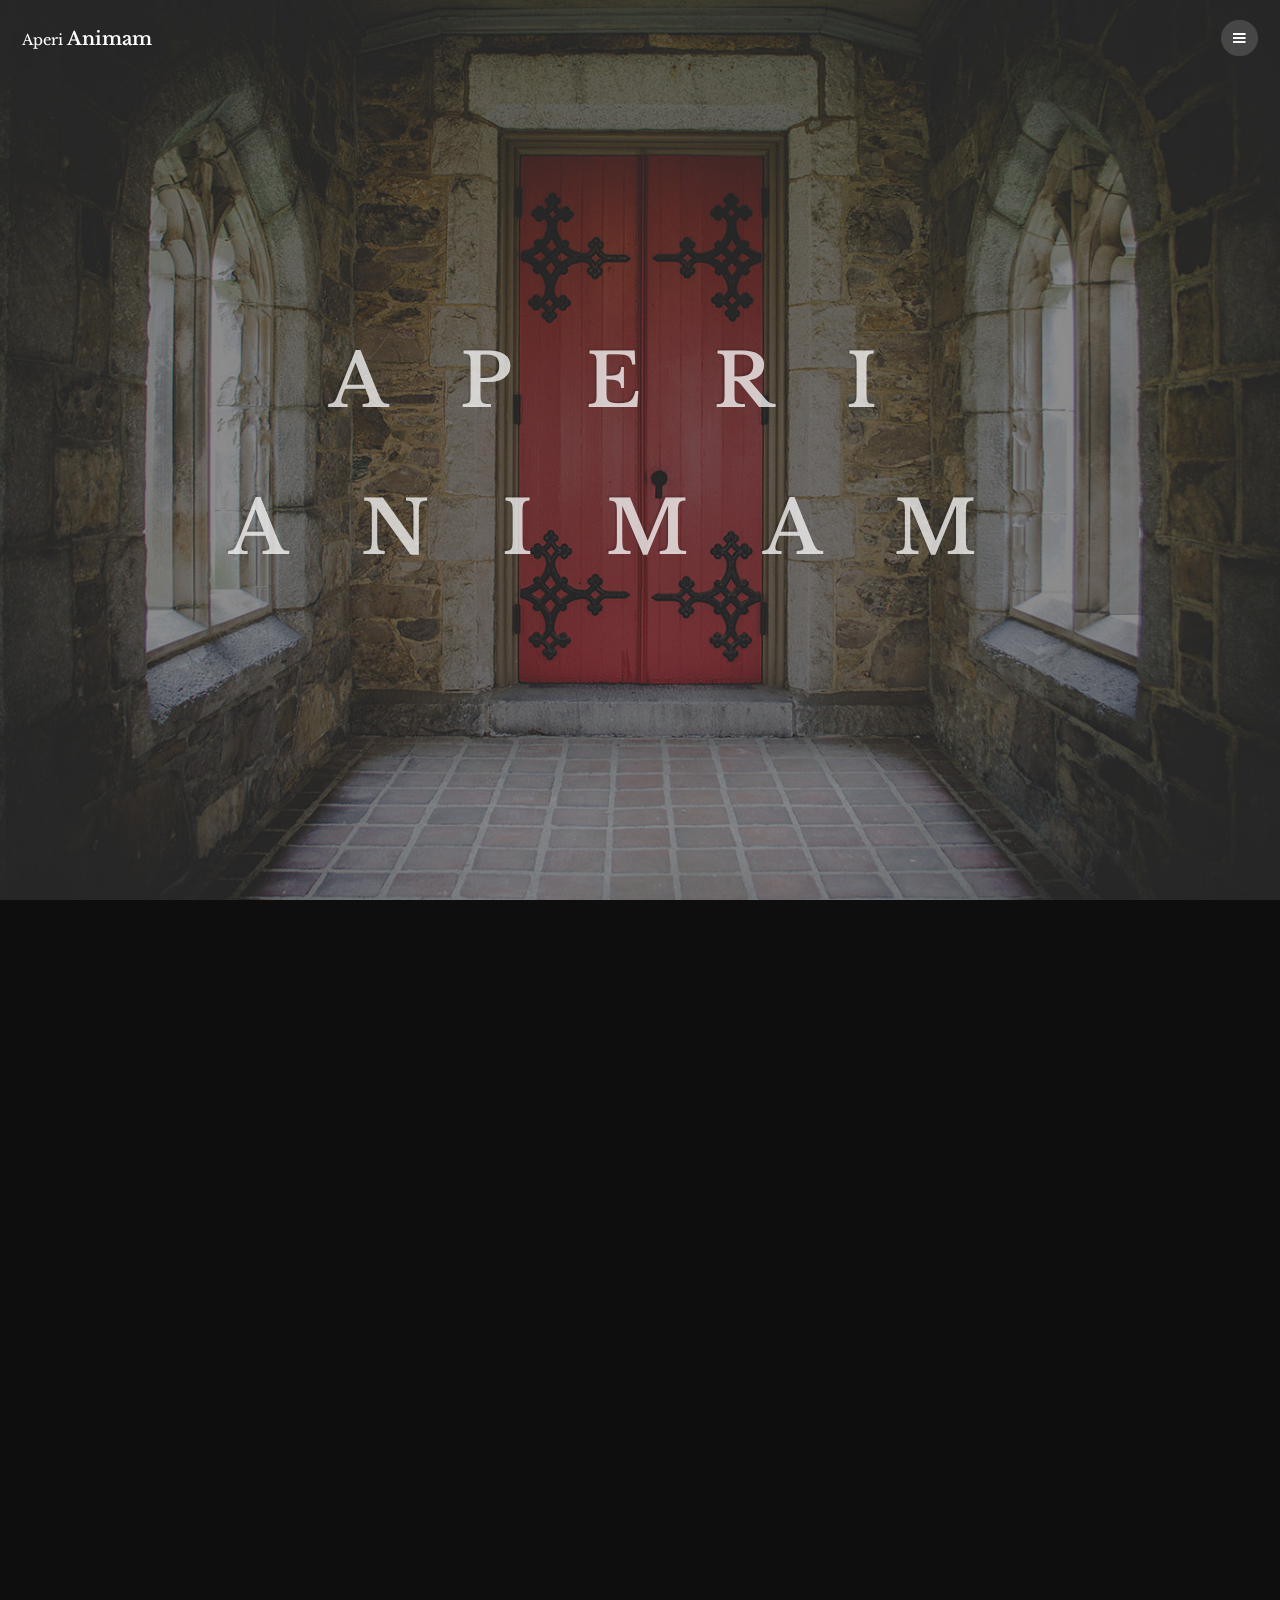
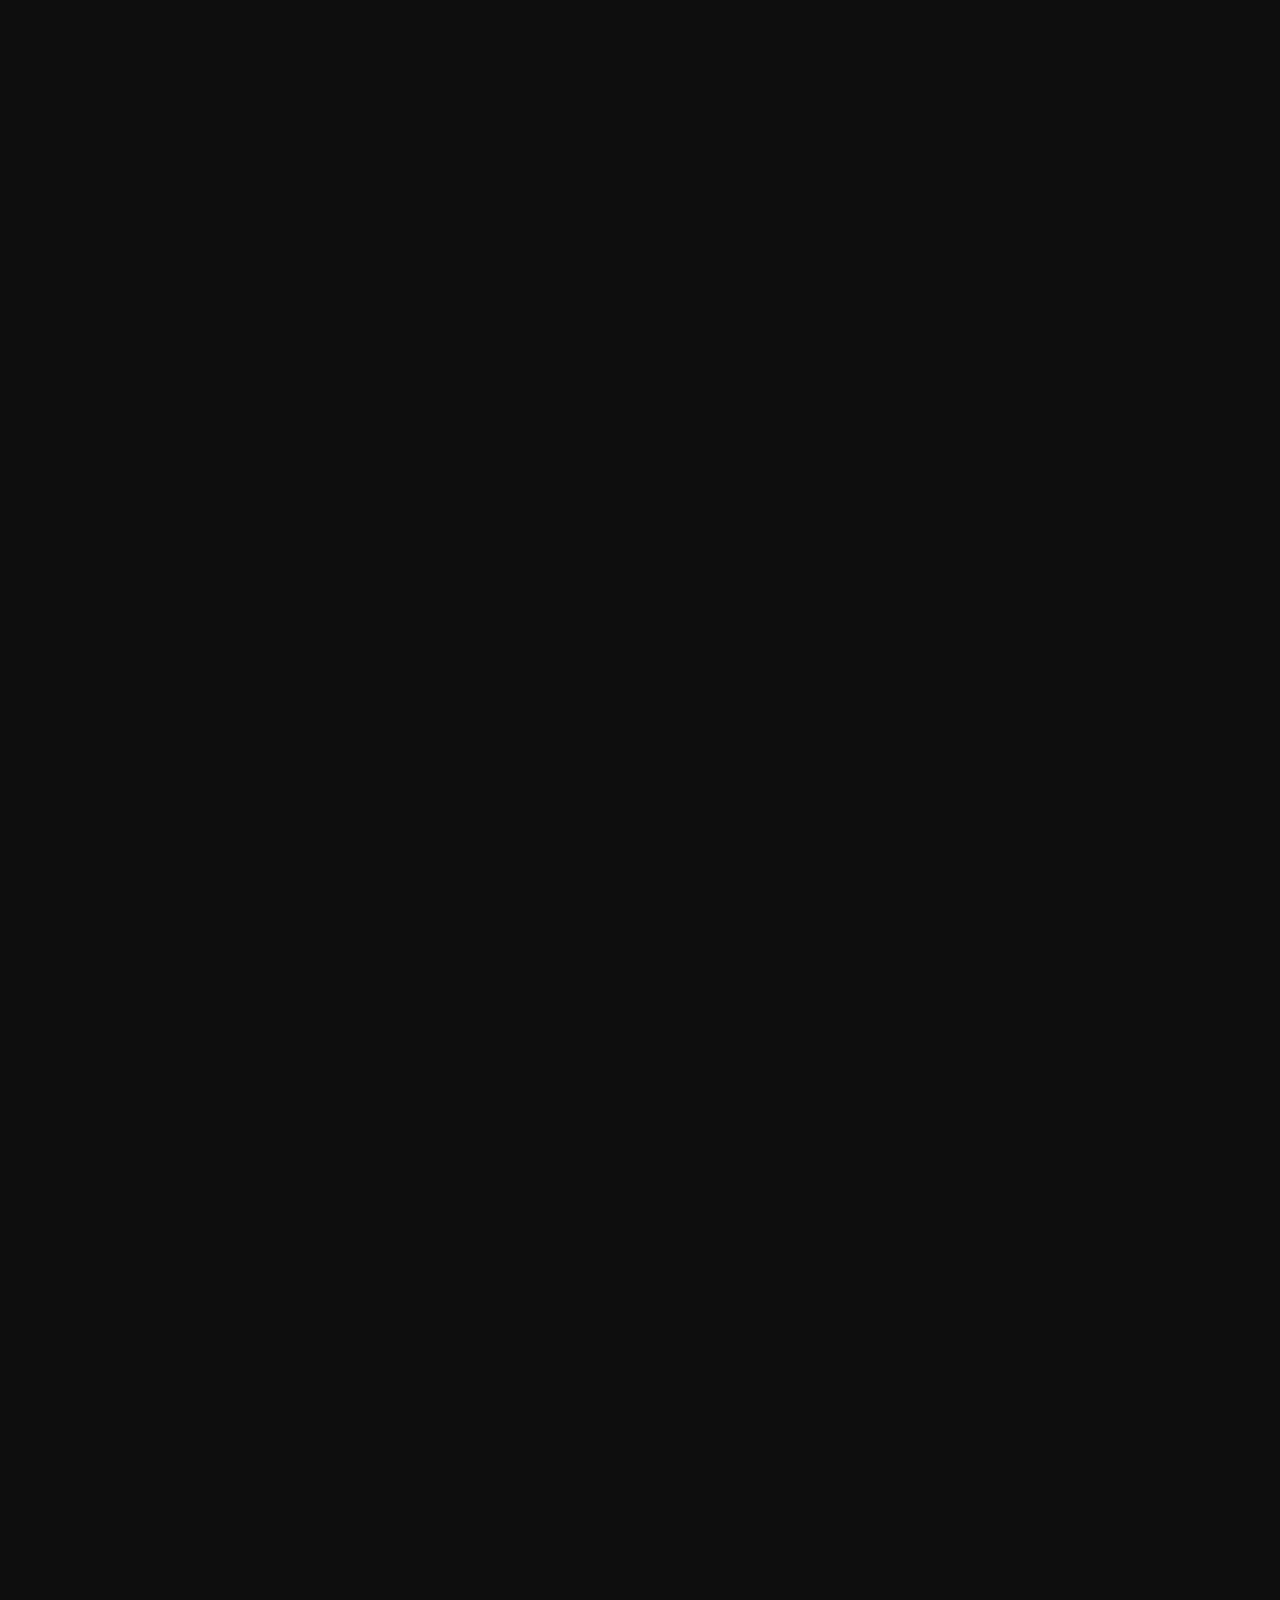
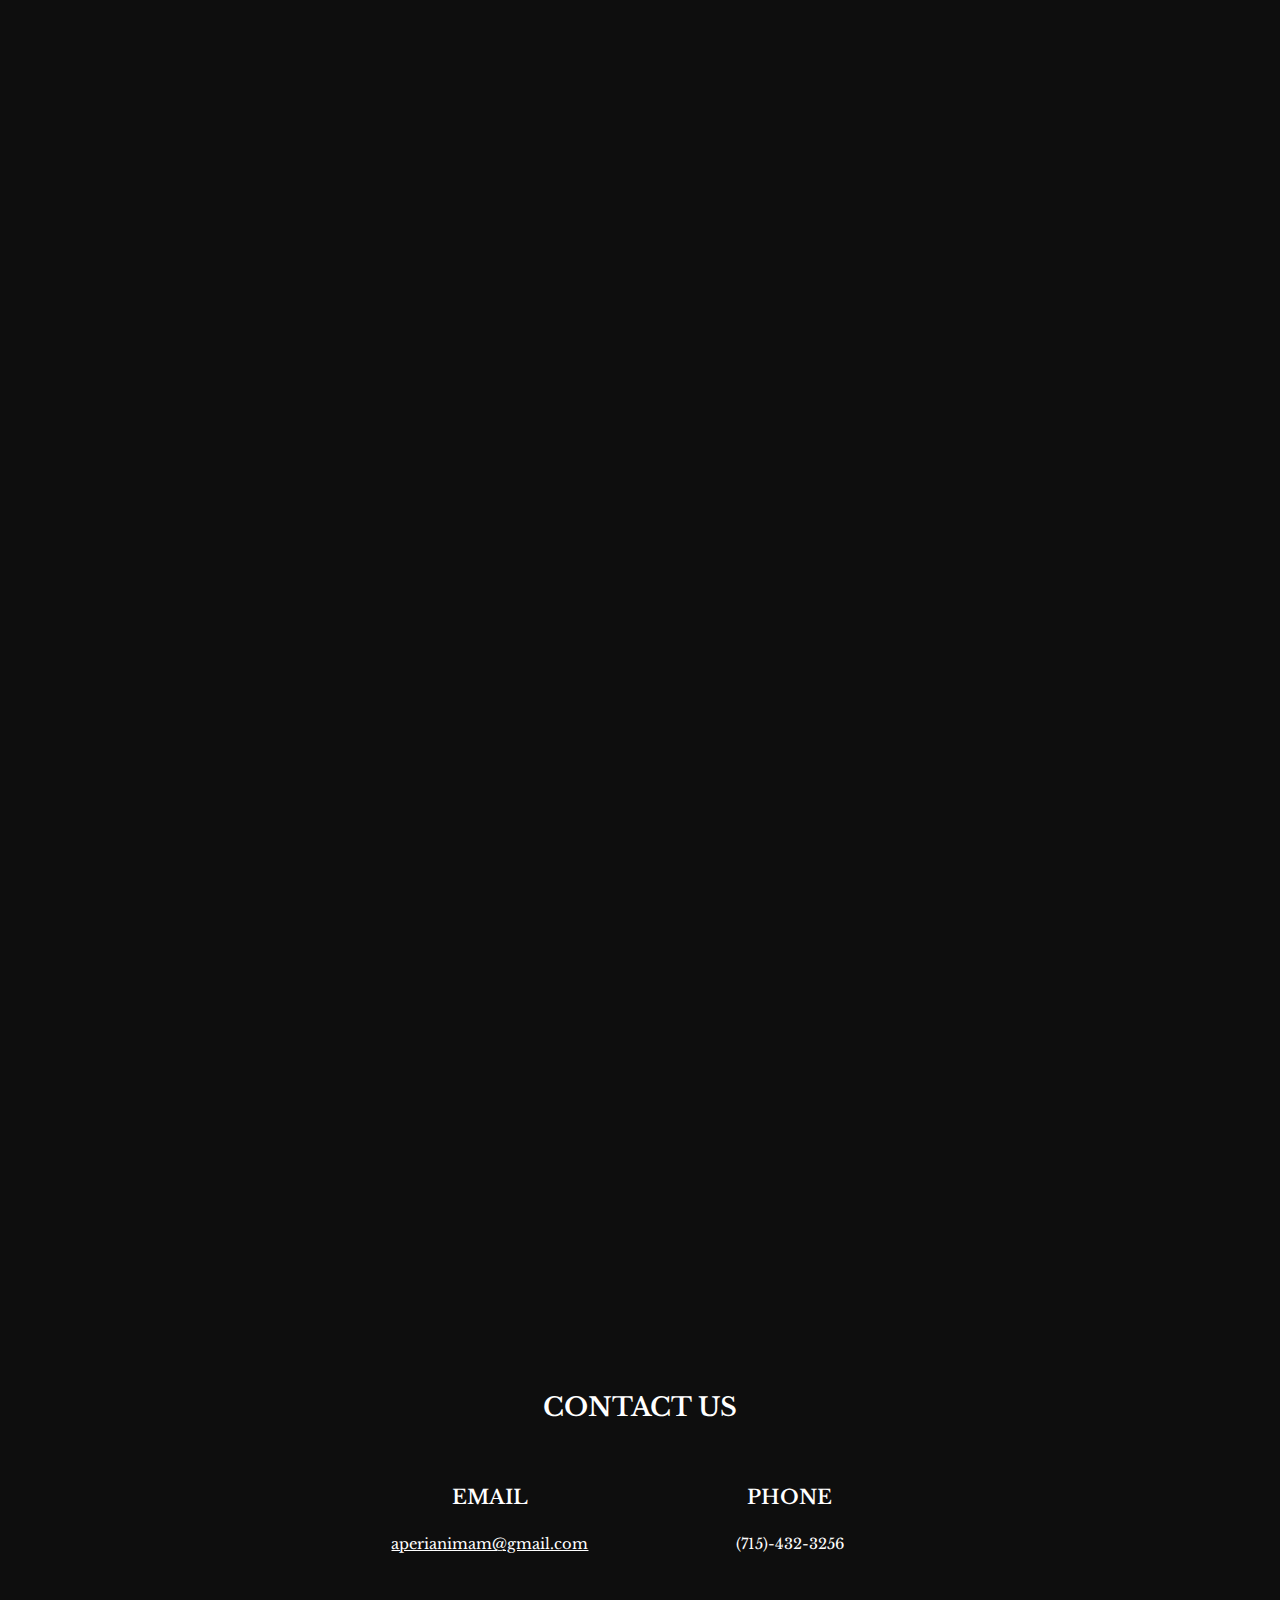
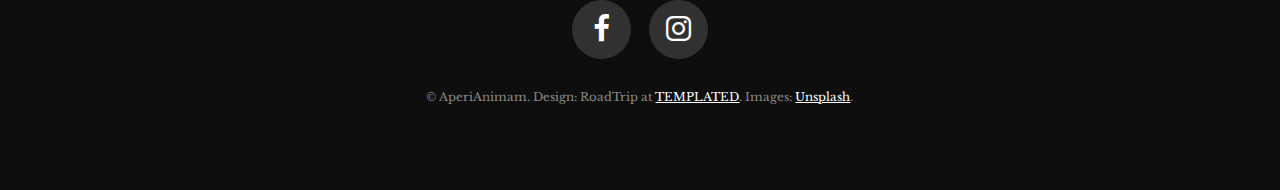
<file: index.html>
<!DOCTYPE HTML>
<!--
	Road Trip by TEMPLATED
	templated.co @templatedco
	Released for free under the Creative Commons Attribution 3.0 license (templated.co/license)
-->
<html>
	<head>
		<title>Aperi Animam - A Milwaukee Early Music Ensemble</title>
		<meta charset="utf-8" />
		<meta name="viewport" content="width=device-width, initial-scale=1" />
		<link rel="stylesheet" href="assets/css/main.css" />

		<link rel="apple-touch-icon" sizes="180x180" href="images/favicons/apple-touch-icon.png">
		<link rel="icon" type="image/png" sizes="32x32" href="images/favicons/favicon-32x32.png">
		<link rel="icon" type="image/png" sizes="16x16" href="images/favicons/favicon-16x16.png">
		<link rel="manifest" href="images/favicons/manifest.json">
		<link rel="mask-icon" href="images/favicons/safari-pinned-tab.svg" color="#5bbad5">
		<meta name="theme-color" content="#ffffff">

	</head>
	<body>

		<!-- Header -->
			<header id="header">
				<div class="logo"><a href="index.html"><span>Aperi </span>Animam</a></div>
				<a href="#menu"><span>Menu</span></a>
			</header>

		<!-- Nav -->
			<nav id="menu">
				<ul class="links">
					<li><a href="index.html">Home</a></li>
					<li><a href="about.html">About</a></li>
					<li><a href="auditions.html">Auditions</a></li>
					<li><a href="https://www.facebook.com/pg/aperianimam/events/?ref=page_internal">Events</a></li>
					<li><a href="#contact" class="scrolly">Contact Us</a></li>						
					<li><a href="generic.html">Generic</a></li>
					<li><a href="elements.html">Elements</a></li>
				</ul>
			</nav>

		<!-- Banner -->
		<!--
			Note: To show a background image, set the "data-bg" attribute below
			to the full filename of your image. This is used in each section to set
			the background image.
		-->
			<section id="banner" class="bg-img" data-bg="banner.jpg">
				<div class="inner">
					<header>
						<h1>APERI ANIMAM</h1>
					</header>
				</div>
				<a href="#one" class="more">Learn More</a>
			</section>

		<!-- One -->
			<section id="one" class="wrapper post bg-img" data-bg="banner2.jpg">
				<div class="inner">
					<article class="box">
						<header>
							<h2><em>The Ensemble</em></h2>
							
						</header>
						<div class="content">
							<p>Aperi Animam, led by artistic director Daniel Koplitz, is a newly-formed ensemble of twelve voices based in Milwaukee, WI. The majority of the repertoire that the ensemble explores consists of sacred and secular music ranging from the first notated music to the early Baroque era. Through pure yet expressive choral singing and scholastic research, Aperi Animam aims to provide a sanctuary for their audience that inspires reflection and meditation.</p>
						</div>
						<footer>
							<a href="about.html" class="button alt">About</a> &nbsp; <a href="#contact" class="scrolly button alt" class="button alt">Contact</a>
						</footer>
					</article>
				</div>
				<a href="#two" class="more">Learn More</a>
			</section>

		<!-- Two -->
			<section id="two" class="wrapper post bg-img" data-bg="banner5.jpg">
				<div class="inner">
					<article class="box">
						<header>
							<h2><em>Performances &amp; Events</em></h2>
							
						</header>
						<div class="content">
							<p>Scelerisque enim mi curae erat ultricies lobortis donec velit in per cum consectetur purus a enim platea vestibulum lacinia et elit ante scelerisque vestibulum. At urna condimentum sed vulputate a duis in senectus ullamcorper lacus cubilia consectetur odio proin sociosqu a parturient nam ac blandit praesent aptent. Eros dignissim mus mauris a natoque ad suspendisse nulla a urna in tincidunt tristique enim arcu litora scelerisque eros suspendisse.</p>
						</div>
						<footer>
							<a href="https://www.facebook.com/pg/aperianimam/events/?ref=page_internal" class="button alt">See Events</a>
						</footer>
					</article>
				</div>
				<a href="#three" class="more">Learn More</a>
			</section>

		<!-- Three -->
			<section id="three" class="wrapper post bg-img" data-bg="banner4.jpg">
				<div class="inner">
					<article class="box">
						<header>
							<h2>Palestrina - Sicut cervus</h2>
						</header>
						<div class="content">
							<style>.embed-container { position: relative; padding-bottom: 56.25%; height: 0; overflow: hidden; max-width: 100%; } .embed-container iframe, .embed-container object, .embed-container embed { position: absolute; top: 0; left: 0; width: 100%; height: 100%; }</style><div class='embed-container'><iframe src='https://www.youtube.com/embed/BZPbZW6TcY0' frameborder='0' allowfullscreen></iframe></div>
						</div>
						<footer>
							<a href="generic.html" class="button alt">Learn More</a>
						</footer>
					</article>
				</div>
				<a href="#four" class="more">Learn More</a>
			</section>

		<!-- Four -->
			<section id="four" class="wrapper post bg-img" data-bg="banner3.jpg">
				<div class="inner">
					<article class="box">
						<header>
							<h2>Luctus blandit mi lectus in nascetur</h2>
							<p>10.30.2016</p>
						</header>
						<div class="content">
							<p>Scelerisque enim mi curae erat ultricies lobortis donec velit in per cum consectetur purus a enim platea vestibulum lacinia et elit ante scelerisque vestibulum. At urna condimentum sed vulputate a duis in senectus ullamcorper lacus cubilia consectetur odio proin sociosqu a parturient nam ac blandit praesent aptent. Eros dignissim mus mauris a natoque ad suspendisse nulla a urna in tincidunt tristique enim arcu litora scelerisque eros suspendisse.</p>
						</div>
						<footer>
							<a href="generic.html" class="button alt">Learn More</a>
						</footer>
					</article>
				</div>
			</section>

		<!-- Footer -->
			<footer id="footer">
				<div class="inner">

					<h2 id="contact">Contact Us</h2>
						<div class="contact-info">
							<div class="info-item">
								<h3>Email</h3>
								<a href="mailto:aperianimam@gmail.com">aperianimam@gmail.com</a>
							</div>
							<div class="info-item">
								<h3>PHONE</h3>
								(715)-432-3256
							</div>
						</div>
					<br>


					<ul class="icons">
						
						<li><a href="https://www.facebook.com/aperianimam/" class="icon round fa-facebook"><span class="label">Facebook</span></a></li>
						<li><a href="https://instagram.com/aperianimam" class="icon round fa-instagram"><span class="label">Instagram</span></a></li>
					</ul>

					<div class="copyright">
						&copy; AperiAnimam. Design: RoadTrip at <a href="https://templated.co">TEMPLATED</a>. Images: <a href="https://unsplash.com">Unsplash</a>.
					</div>

				</div>
			</footer>

		<!-- Scripts -->
			<script src="assets/js/jquery.min.js"></script>
			<script src="assets/js/jquery.scrolly.min.js"></script>
			<script src="assets/js/jquery.scrollex.min.js"></script>
			<script src="assets/js/skel.min.js"></script>
			<script src="assets/js/util.js"></script>
			<script src="assets/js/main.js"></script>

	</body>
</html>
</file>
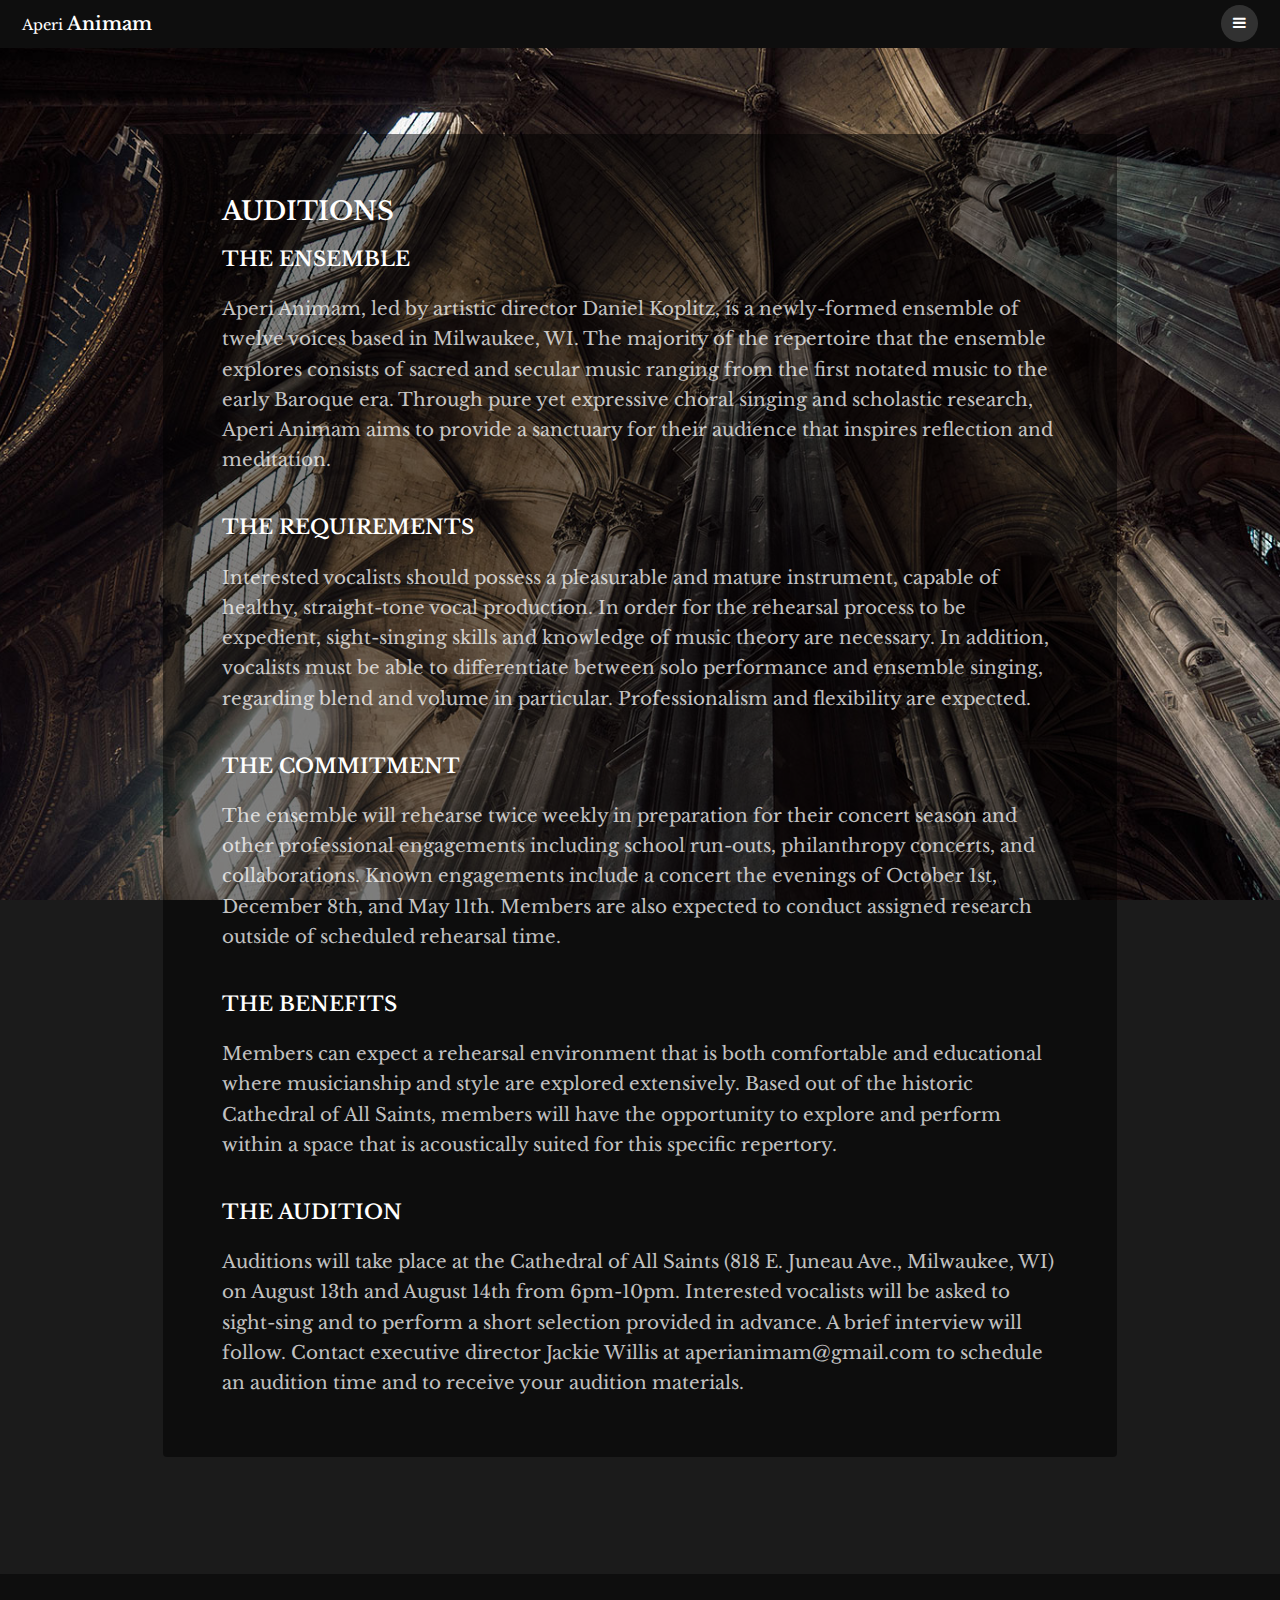
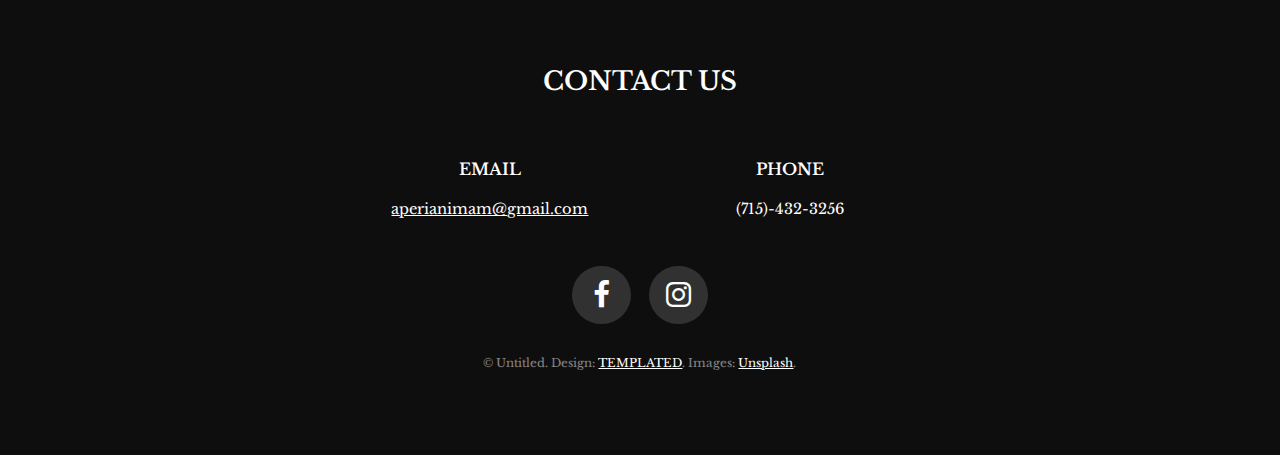
<file: auditions.html>
<!DOCTYPE HTML>
<!--
	Road Trip by TEMPLATED
	templated.co @templatedco
	Released for free under the Creative Commons Attribution 3.0 license (templated.co/license)
-->
<html>
	<head>
		<title>Auditions - Aperi Animam</title>
		<meta charset="utf-8" />
		<meta name="viewport" content="width=device-width, initial-scale=1" />
		<link rel="stylesheet" href="assets/css/main.css" />

		<link rel="apple-touch-icon" sizes="180x180" href="images/favicons/apple-touch-icon.png">
		<link rel="icon" type="image/png" sizes="32x32" href="images/favicons/favicon-32x32.png">
		<link rel="icon" type="image/png" sizes="16x16" href="images/favicons/favicon-16x16.png">
		<link rel="manifest" href="images/favicons/manifest.json">
		<link rel="mask-icon" href="images/favicons/safari-pinned-tab.svg" color="#5bbad5">
		<meta name="theme-color" content="#ffffff">
	</head>
	<body class="subpage">

		<!-- Header -->
			<header id="header" class="alt">
				<div class="logo"><a href="index.html"><span>Aperi </span>Animam</a></div>
				<a href="#menu"><span>Menu</span></a>
			</header>

		<!-- Nav -->
			<nav id="menu">
				<ul class="links">
					<li><a href="index.html">Home</a></li>
					<li><a href="about.html">About</a></li>
					<li><a href="auditions.html">Auditions</a></li>	
					<li><a href="https://www.facebook.com/pg/aperianimam/events/?ref=page_internal">Events</a></li>				
					<li><a href="#contact" class="scrolly">Contact Us</a></li>						
					<li><a href="generic.html">Generic</a></li>
					<li><a href="elements.html">Elements</a></li>
				</ul>
			</nav>

		<!-- Content -->
		<!--
			Note: To show a background image, set the "data-bg" attribute below
			to the full filename of your image. This is used in each section to set
			the background image.
		-->
			<section id="post" class="wrapper bg-img" data-bg="banner3.jpg">
				<div class="inner">
					<article class="box">
						<header>
							<h2>Auditions</h2>
							
						</header>
						<div class="content" style="font-size: 1.25em;">
							<h4>The Ensemble</h4>
							<p>Aperi Animam, led by artistic director Daniel Koplitz, is a newly-formed ensemble of twelve voices based in Milwaukee, WI. The majority of the repertoire that the ensemble explores consists of sacred and secular music ranging from the first notated music to the early Baroque era. Through pure yet expressive choral singing and scholastic research, Aperi Animam aims to provide a sanctuary for their audience that inspires reflection and meditation.</p>

							<h4>The Requirements</h4>
							<p>Interested vocalists should possess a pleasurable and mature instrument, capable of healthy, straight-tone vocal production. In order for the rehearsal process to be expedient, sight-singing skills and knowledge of music theory are necessary. In addition, vocalists must be able to differentiate between solo performance and ensemble singing, regarding blend and volume in particular. Professionalism and flexibility are expected.
							</p>

							<h4>The Commitment</h4>
							<p>The ensemble will rehearse twice weekly in preparation for their concert season and other professional engagements including school run-outs, philanthropy concerts, and collaborations. Known engagements include a concert the evenings of October 1st, December 8th, and May 11th. Members are also expected to conduct assigned research outside of scheduled rehearsal time.</p>

							<h4>The Benefits</h4>
							<p>Members can expect a rehearsal environment that is both comfortable and educational where musicianship and style are explored extensively. Based out of the historic Cathedral of All Saints, members will have the opportunity to explore and perform within a space that is acoustically suited for this specific repertory.</p>

							<h4>The Audition</h4>
							<p>Auditions will take place at the Cathedral of All Saints (818 E. Juneau Ave., Milwaukee, WI) on
							August 13th and August 14th from 6pm-10pm. Interested vocalists will be asked to sight-sing and to perform a short selection provided in advance. A brief interview will follow. Contact executive director Jackie Willis at aperianimam@gmail.com to schedule an audition time and to receive your audition materials.</p>
						</div>
					
					</article>
				</div>
			</section>

		<!-- Footer -->
			<footer id="footer">
				<div class="inner">

					<h2 id="contact">Contact Us</h2>

					<div class="contact-info">
							<div class="info-item">
								<h4>Email</h4>
								<a href="mailto:aperianimam@gmail.com">aperianimam@gmail.com</a>
							</div>
							<div class="info-item">
								<h4>PHONE</h4>
								(715)-432-3256
							</div>
						</div>
					<br>

					<ul class="icons">
						
						<li><a href="#" class="icon round fa-facebook"><span class="label">Facebook</span></a></li>
						<li><a href="#" class="icon round fa-instagram"><span class="label">Instagram</span></a></li>
					</ul>

					<div class="copyright">
						&copy; Untitled. Design: <a href="https://templated.co">TEMPLATED</a>. Images: <a href="https://unsplash.com">Unsplash</a>.
					</div>

				</div>
			</footer>

		<!-- Scripts -->
			<script src="assets/js/jquery.min.js"></script>
			<script src="assets/js/jquery.scrolly.min.js"></script>
			<script src="assets/js/jquery.scrollex.min.js"></script>
			<script src="assets/js/skel.min.js"></script>
			<script src="assets/js/util.js"></script>
			<script src="assets/js/main.js"></script>

	</body>
</html>
</file>
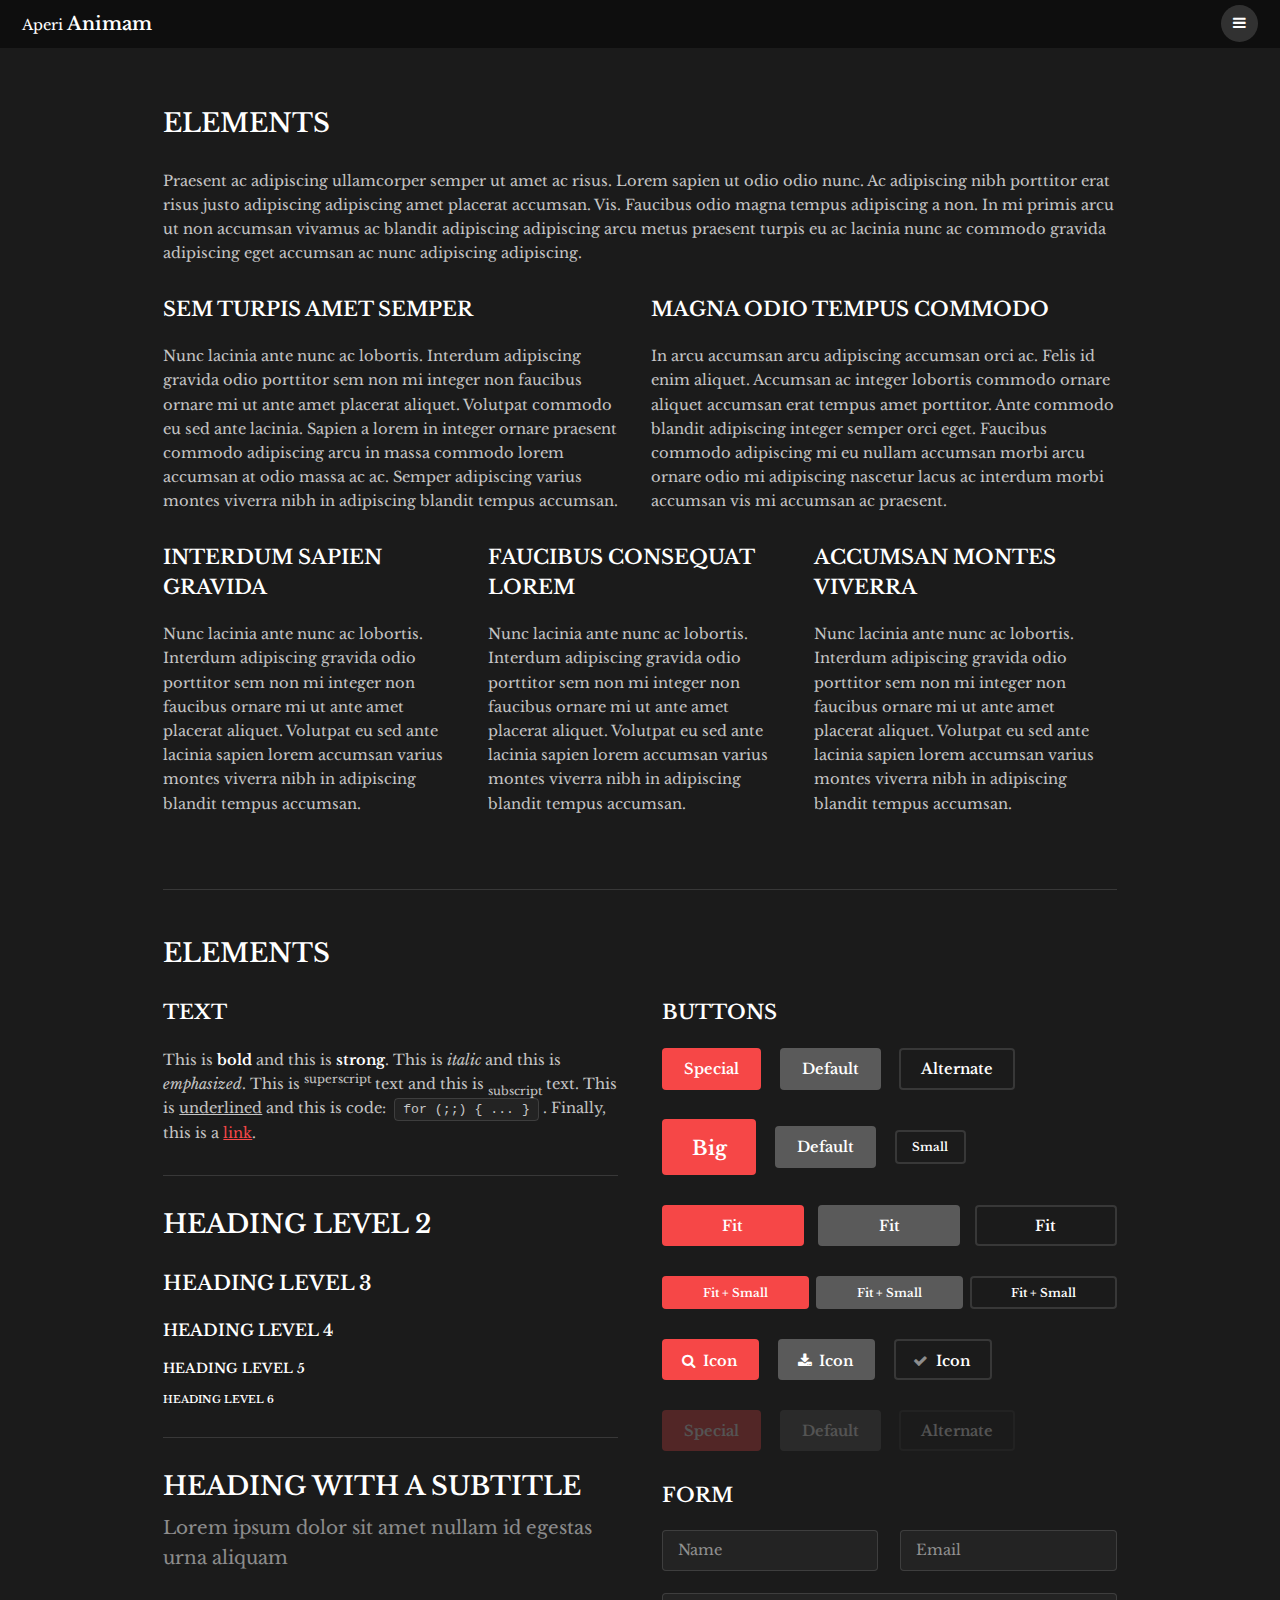
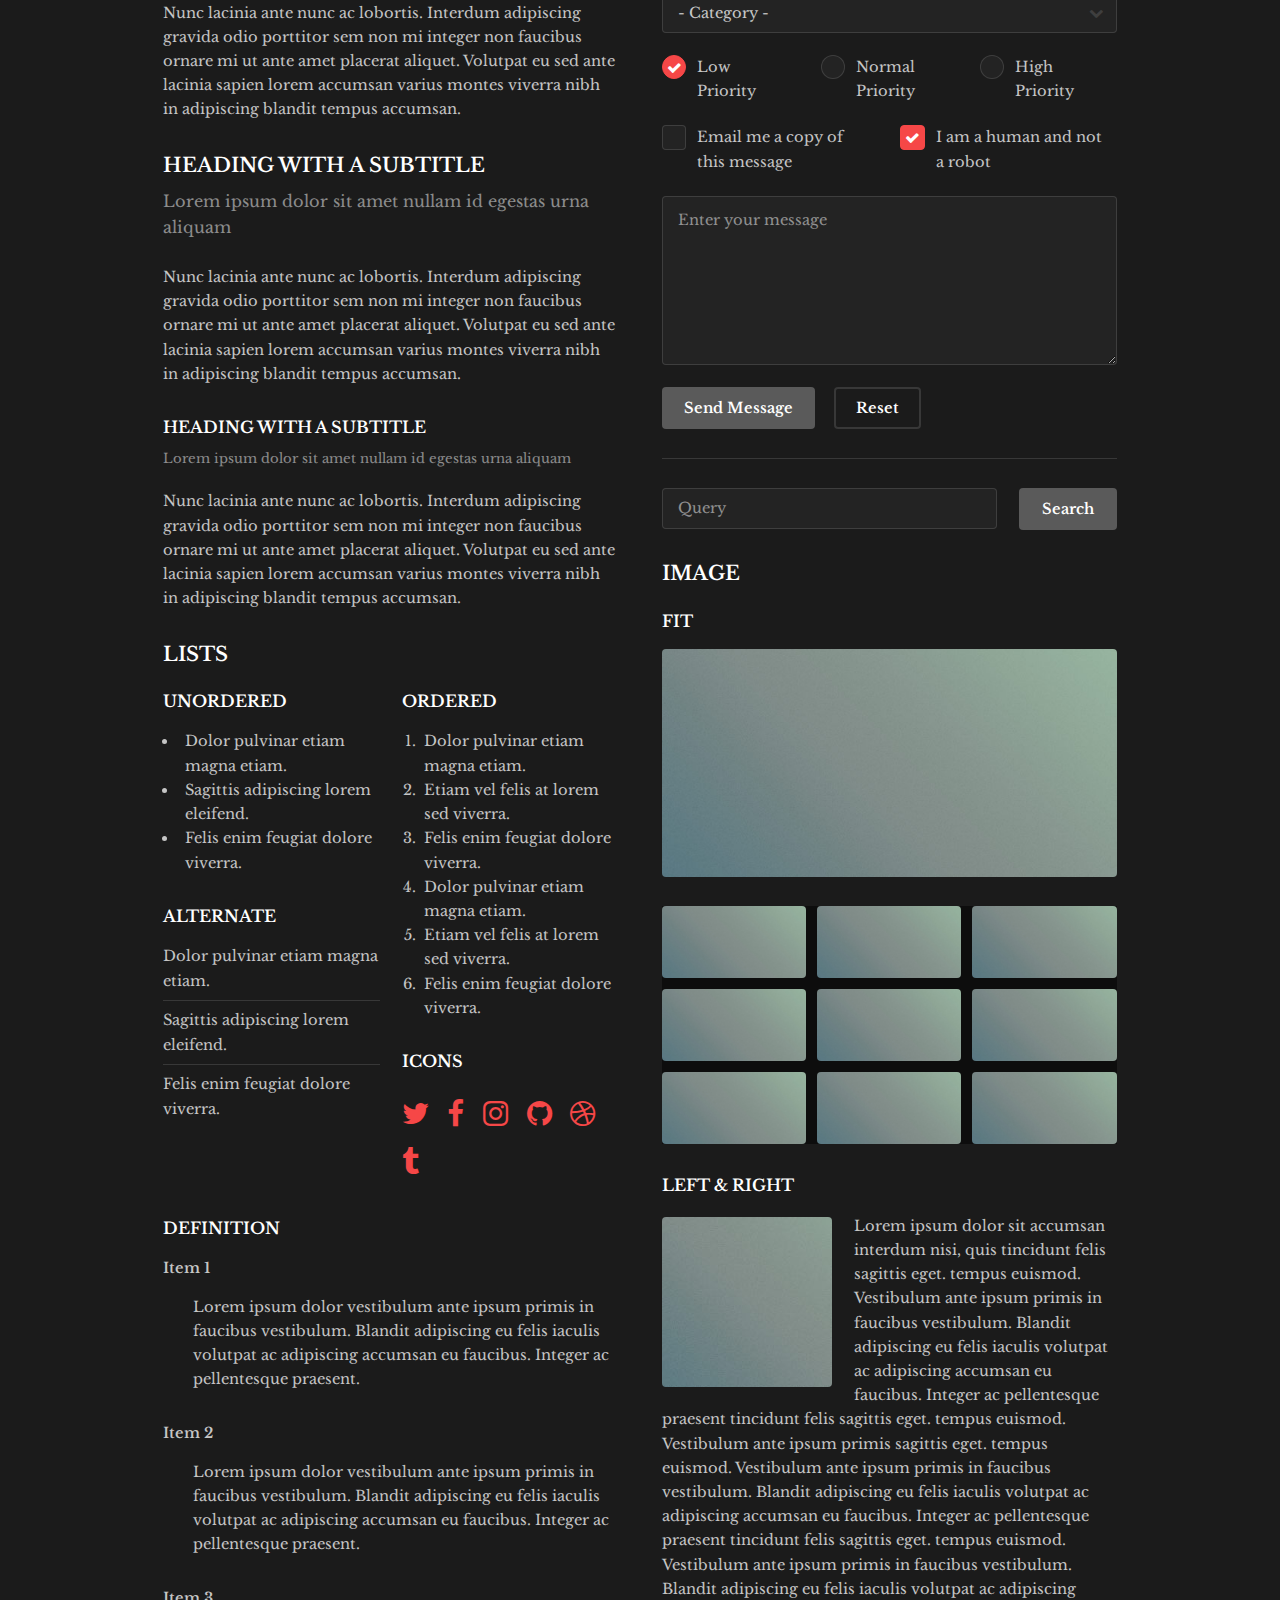
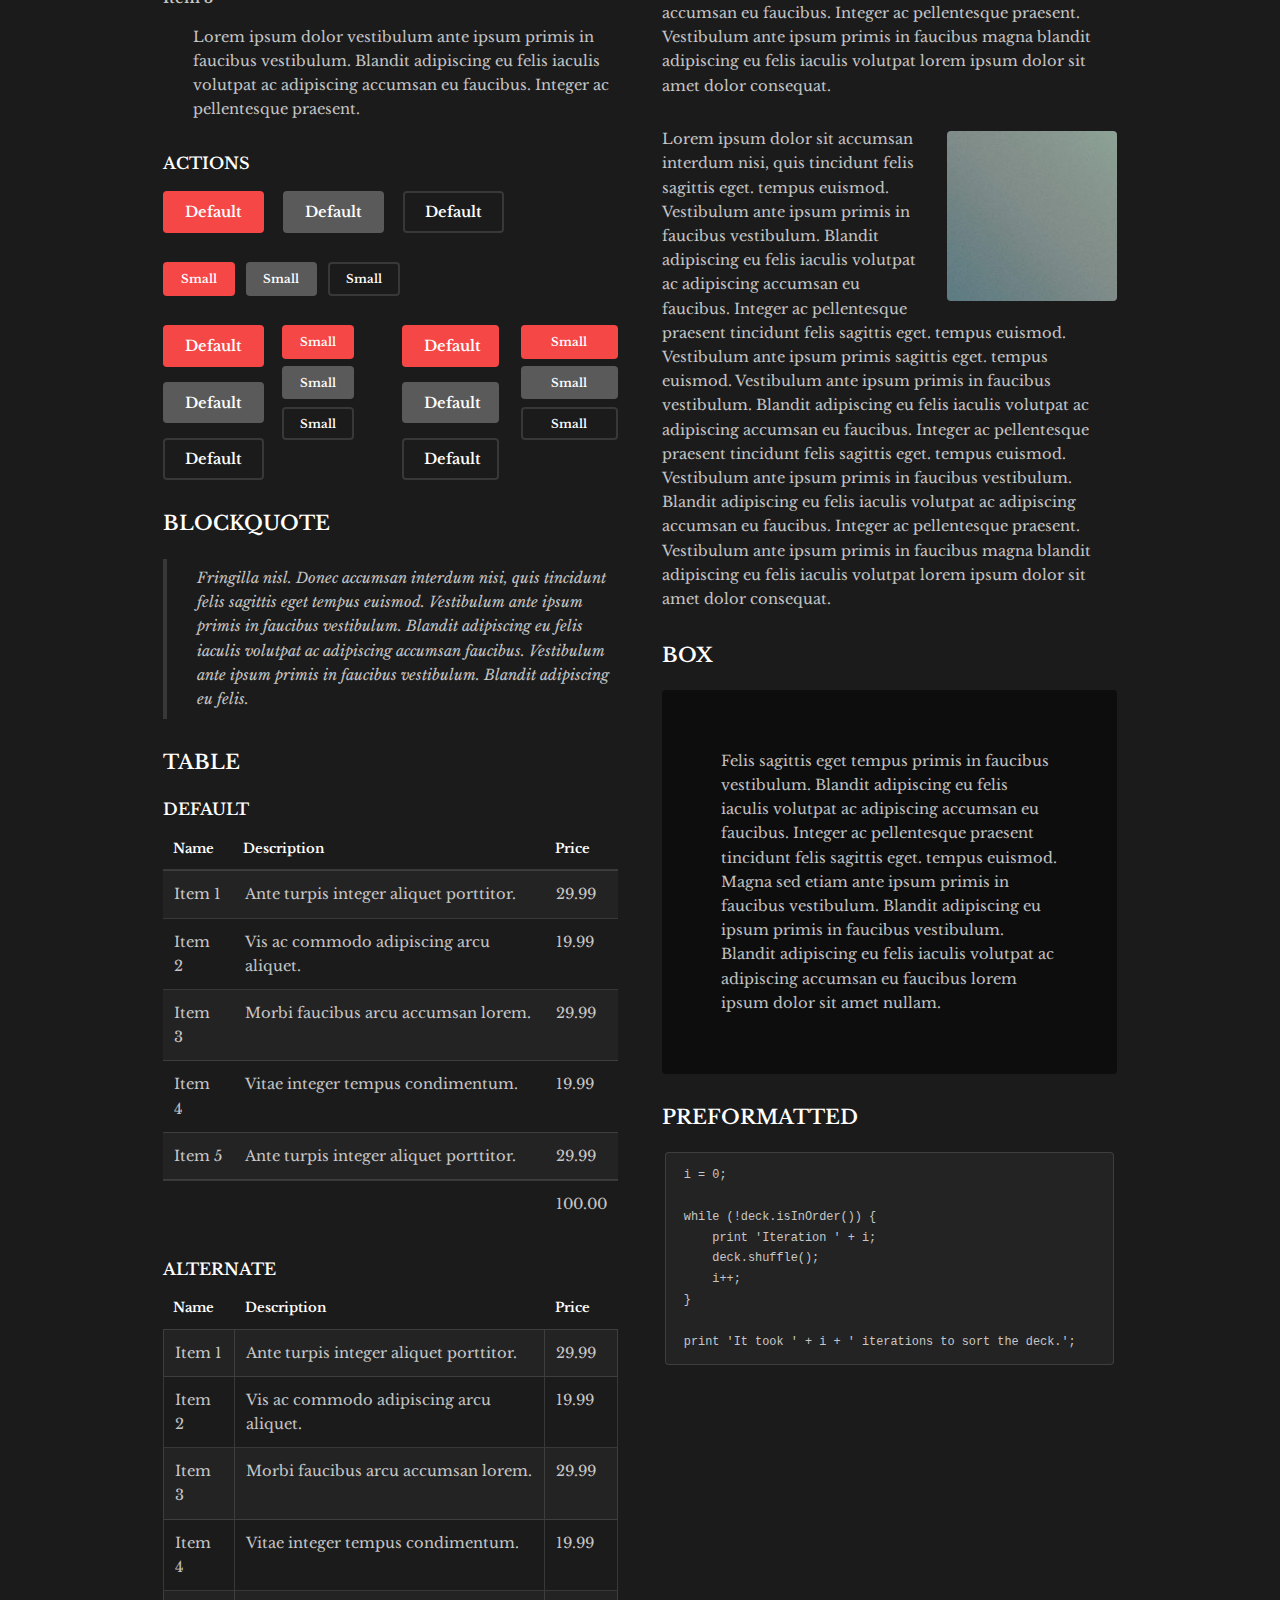
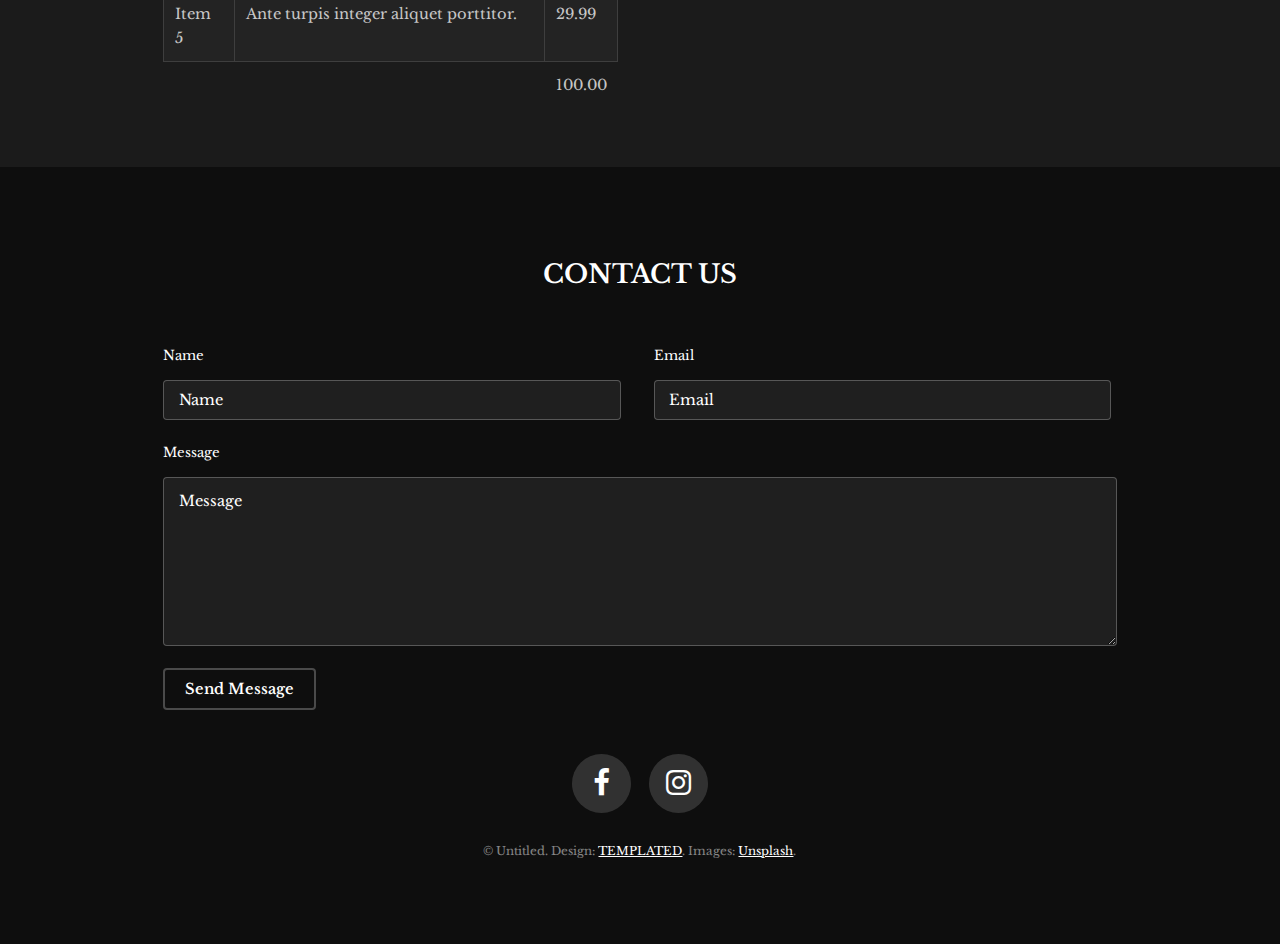
<file: elements.html>
<!DOCTYPE HTML>
<!--
	Road Trip by TEMPLATED
	templated.co @templatedco
	Released for free under the Creative Commons Attribution 3.0 license (templated.co/license)
-->
<html>
	<head>
		<title>Elements - Aperi Animam </title>
		<meta charset="utf-8" />
		<meta name="viewport" content="width=device-width, initial-scale=1" />
		<link rel="stylesheet" href="assets/css/main.css" />

		<link rel="apple-touch-icon" sizes="180x180" href="images/favicons/apple-touch-icon.png">
		<link rel="icon" type="image/png" sizes="32x32" href="images/favicons/favicon-32x32.png">
		<link rel="icon" type="image/png" sizes="16x16" href="images/favicons/favicon-16x16.png">
		<link rel="manifest" href="images/favicons/manifest.json">
		<link rel="mask-icon" href="images/favicons/safari-pinned-tab.svg" color="#5bbad5">
		<meta name="theme-color" content="#ffffff">
	</head>
	<body class="subpage">

		<!-- Header -->
			<header id="header" class="alt">
				<div class="logo"><a href="index.html"><span>Aperi </span>Animam</a></div>
				<a href="#menu"><span>Menu</span></a>
			</header>

		<!-- Nav -->
			<nav id="menu">
				<ul class="links">
					<li><a href="index.html">Home</a></li>
					<li><a href="generic.html">Generic</a></li>
					<li><a href="elements.html">Elements</a></li>
				</ul>
			</nav>

		<!-- Main -->
			<div id="main" class="container">

				<!-- Content -->
					<h2>Elements</h2>
					<p>Praesent ac adipiscing ullamcorper semper ut amet ac risus. Lorem sapien ut odio odio nunc. Ac adipiscing nibh porttitor erat risus justo adipiscing adipiscing amet placerat accumsan. Vis. Faucibus odio magna tempus adipiscing a non. In mi primis arcu ut non accumsan vivamus ac blandit adipiscing adipiscing arcu metus praesent turpis eu ac lacinia nunc ac commodo gravida adipiscing eget accumsan ac nunc adipiscing adipiscing.</p>
					<div class="row">
						<div class="6u 12u$(small)">
							<h3>Sem turpis amet semper</h3>
							<p>Nunc lacinia ante nunc ac lobortis. Interdum adipiscing gravida odio porttitor sem non mi integer non faucibus ornare mi ut ante amet placerat aliquet. Volutpat commodo eu sed ante lacinia. Sapien a lorem in integer ornare praesent commodo adipiscing arcu in massa commodo lorem accumsan at odio massa ac ac. Semper adipiscing varius montes viverra nibh in adipiscing blandit tempus accumsan.</p>
						</div>
						<div class="6u$ 12u$(small)">
							<h3>Magna odio tempus commodo</h3>
							<p>In arcu accumsan arcu adipiscing accumsan orci ac. Felis id enim aliquet. Accumsan ac integer lobortis commodo ornare aliquet accumsan erat tempus amet porttitor. Ante commodo blandit adipiscing integer semper orci eget. Faucibus commodo adipiscing mi eu nullam accumsan morbi arcu ornare odio mi adipiscing nascetur lacus ac interdum morbi accumsan vis mi accumsan ac praesent.</p>
						</div>
						<!-- Break -->
						<div class="4u 12u$(medium)">
							<h3>Interdum sapien gravida</h3>
							<p>Nunc lacinia ante nunc ac lobortis. Interdum adipiscing gravida odio porttitor sem non mi integer non faucibus ornare mi ut ante amet placerat aliquet. Volutpat eu sed ante lacinia sapien lorem accumsan varius montes viverra nibh in adipiscing blandit tempus accumsan.</p>
						</div>
						<div class="4u 12u$(medium)">
							<h3>Faucibus consequat lorem</h3>
							<p>Nunc lacinia ante nunc ac lobortis. Interdum adipiscing gravida odio porttitor sem non mi integer non faucibus ornare mi ut ante amet placerat aliquet. Volutpat eu sed ante lacinia sapien lorem accumsan varius montes viverra nibh in adipiscing blandit tempus accumsan.</p>
						</div>
						<div class="4u$ 12u$(medium)">
							<h3>Accumsan montes viverra</h3>
							<p>Nunc lacinia ante nunc ac lobortis. Interdum adipiscing gravida odio porttitor sem non mi integer non faucibus ornare mi ut ante amet placerat aliquet. Volutpat eu sed ante lacinia sapien lorem accumsan varius montes viverra nibh in adipiscing blandit tempus accumsan.</p>
						</div>
					</div>

				<hr class="major" />

				<!-- Elements -->
					<h2 id="elements">Elements</h2>
					<div class="row 200%">
						<div class="6u 12u$(medium)">

							<!-- Text stuff -->
								<h3>Text</h3>
								<p>This is <b>bold</b> and this is <strong>strong</strong>. This is <i>italic</i> and this is <em>emphasized</em>.
								This is <sup>superscript</sup> text and this is <sub>subscript</sub> text.
								This is <u>underlined</u> and this is code: <code>for (;;) { ... }</code>.
								Finally, this is a <a href="#">link</a>.</p>
								<hr />
								<h2>Heading Level 2</h2>
								<h3>Heading Level 3</h3>
								<h4>Heading Level 4</h4>
								<h5>Heading Level 5</h5>
								<h6>Heading Level 6</h6>
								<hr />
								<header>
									<h2>Heading with a Subtitle</h2>
									<p>Lorem ipsum dolor sit amet nullam id egestas urna aliquam</p>
								</header>
								<p>Nunc lacinia ante nunc ac lobortis. Interdum adipiscing gravida odio porttitor sem non mi integer non faucibus ornare mi ut ante amet placerat aliquet. Volutpat eu sed ante lacinia sapien lorem accumsan varius montes viverra nibh in adipiscing blandit tempus accumsan.</p>
								<header>
									<h3>Heading with a Subtitle</h3>
									<p>Lorem ipsum dolor sit amet nullam id egestas urna aliquam</p>
								</header>
								<p>Nunc lacinia ante nunc ac lobortis. Interdum adipiscing gravida odio porttitor sem non mi integer non faucibus ornare mi ut ante amet placerat aliquet. Volutpat eu sed ante lacinia sapien lorem accumsan varius montes viverra nibh in adipiscing blandit tempus accumsan.</p>
								<header>
									<h4>Heading with a Subtitle</h4>
									<p>Lorem ipsum dolor sit amet nullam id egestas urna aliquam</p>
								</header>
								<p>Nunc lacinia ante nunc ac lobortis. Interdum adipiscing gravida odio porttitor sem non mi integer non faucibus ornare mi ut ante amet placerat aliquet. Volutpat eu sed ante lacinia sapien lorem accumsan varius montes viverra nibh in adipiscing blandit tempus accumsan.</p>

							<!-- Lists -->
								<h3>Lists</h3>
								<div class="row">
									<div class="6u 12u$(small)">

										<h4>Unordered</h4>
										<ul>
											<li>Dolor pulvinar etiam magna etiam.</li>
											<li>Sagittis adipiscing lorem eleifend.</li>
											<li>Felis enim feugiat dolore viverra.</li>
										</ul>

										<h4>Alternate</h4>
										<ul class="alt">
											<li>Dolor pulvinar etiam magna etiam.</li>
											<li>Sagittis adipiscing lorem eleifend.</li>
											<li>Felis enim feugiat dolore viverra.</li>
										</ul>

									</div>
									<div class="6u$ 12u$(small)">

										<h4>Ordered</h4>
										<ol>
											<li>Dolor pulvinar etiam magna etiam.</li>
											<li>Etiam vel felis at lorem sed viverra.</li>
											<li>Felis enim feugiat dolore viverra.</li>
											<li>Dolor pulvinar etiam magna etiam.</li>
											<li>Etiam vel felis at lorem sed viverra.</li>
											<li>Felis enim feugiat dolore viverra.</li>
										</ol>

										<h4>Icons</h4>
										<ul class="icons">
											<li><a href="#" class="icon fa-twitter"><span class="label">Twitter</span></a></li>
											<li><a href="#" class="icon fa-facebook"><span class="label">Facebook</span></a></li>
											<li><a href="#" class="icon fa-instagram"><span class="label">Instagram</span></a></li>
											<li><a href="#" class="icon fa-github"><span class="label">Github</span></a></li>
											<li><a href="#" class="icon fa-dribbble"><span class="label">Dribbble</span></a></li>
											<li><a href="#" class="icon fa-tumblr"><span class="label">Tumblr</span></a></li>
										</ul>

									</div>
								</div>
								<h4>Definition</h4>
								<dl>
									<dt>Item 1</dt>
									<dd>
										<p>Lorem ipsum dolor vestibulum ante ipsum primis in faucibus vestibulum. Blandit adipiscing eu felis iaculis volutpat ac adipiscing accumsan eu faucibus. Integer ac pellentesque praesent.</p>
									</dd>
									<dt>Item 2</dt>
									<dd>
										<p>Lorem ipsum dolor vestibulum ante ipsum primis in faucibus vestibulum. Blandit adipiscing eu felis iaculis volutpat ac adipiscing accumsan eu faucibus. Integer ac pellentesque praesent.</p>
									</dd>
									<dt>Item 3</dt>
									<dd>
										<p>Lorem ipsum dolor vestibulum ante ipsum primis in faucibus vestibulum. Blandit adipiscing eu felis iaculis volutpat ac adipiscing accumsan eu faucibus. Integer ac pellentesque praesent.</p>
									</dd>
								</dl>

								<h4>Actions</h4>
								<ul class="actions">
									<li><a href="#" class="button special">Default</a></li>
									<li><a href="#" class="button">Default</a></li>
									<li><a href="#" class="button alt">Default</a></li>
								</ul>
								<ul class="actions small">
									<li><a href="#" class="button special small">Small</a></li>
									<li><a href="#" class="button small">Small</a></li>
									<li><a href="#" class="button alt small">Small</a></li>
								</ul>
								<div class="row">
									<div class="3u 12u$(small)">
										<ul class="actions vertical">
											<li><a href="#" class="button special">Default</a></li>
											<li><a href="#" class="button">Default</a></li>
											<li><a href="#" class="button alt">Default</a></li>
										</ul>
									</div>
									<div class="3u 12u$(small)">
										<ul class="actions vertical small">
											<li><a href="#" class="button special small">Small</a></li>
											<li><a href="#" class="button small">Small</a></li>
											<li><a href="#" class="button alt small">Small</a></li>
										</ul>
									</div>
									<div class="3u 12u$(small)">
										<ul class="actions vertical">
											<li><a href="#" class="button special fit">Default</a></li>
											<li><a href="#" class="button fit">Default</a></li>
											<li><a href="#" class="button alt fit">Default</a></li>
										</ul>
									</div>
									<div class="3u$ 12u$(small)">
										<ul class="actions vertical small">
											<li><a href="#" class="button special small fit">Small</a></li>
											<li><a href="#" class="button small fit">Small</a></li>
											<li><a href="#" class="button alt small fit">Small</a></li>
										</ul>
									</div>
								</div>

							<!-- Blockquote -->
								<h3>Blockquote</h3>
								<blockquote>Fringilla nisl. Donec accumsan interdum nisi, quis tincidunt felis sagittis eget tempus euismod. Vestibulum ante ipsum primis in faucibus vestibulum. Blandit adipiscing eu felis iaculis volutpat ac adipiscing accumsan faucibus. Vestibulum ante ipsum primis in faucibus vestibulum. Blandit adipiscing eu felis.</blockquote>

							<!-- Table -->
								<h3>Table</h3>

								<h4>Default</h4>
								<div class="table-wrapper">
									<table>
										<thead>
											<tr>
												<th>Name</th>
												<th>Description</th>
												<th>Price</th>
											</tr>
										</thead>
										<tbody>
											<tr>
												<td>Item 1</td>
												<td>Ante turpis integer aliquet porttitor.</td>
												<td>29.99</td>
											</tr>
											<tr>
												<td>Item 2</td>
												<td>Vis ac commodo adipiscing arcu aliquet.</td>
												<td>19.99</td>
											</tr>
											<tr>
												<td>Item 3</td>
												<td> Morbi faucibus arcu accumsan lorem.</td>
												<td>29.99</td>
											</tr>
											<tr>
												<td>Item 4</td>
												<td>Vitae integer tempus condimentum.</td>
												<td>19.99</td>
											</tr>
											<tr>
												<td>Item 5</td>
												<td>Ante turpis integer aliquet porttitor.</td>
												<td>29.99</td>
											</tr>
										</tbody>
										<tfoot>
											<tr>
												<td colspan="2"></td>
												<td>100.00</td>
											</tr>
										</tfoot>
									</table>
								</div>

								<h4>Alternate</h4>
								<div class="table-wrapper">
									<table class="alt">
										<thead>
											<tr>
												<th>Name</th>
												<th>Description</th>
												<th>Price</th>
											</tr>
										</thead>
										<tbody>
											<tr>
												<td>Item 1</td>
												<td>Ante turpis integer aliquet porttitor.</td>
												<td>29.99</td>
											</tr>
											<tr>
												<td>Item 2</td>
												<td>Vis ac commodo adipiscing arcu aliquet.</td>
												<td>19.99</td>
											</tr>
											<tr>
												<td>Item 3</td>
												<td> Morbi faucibus arcu accumsan lorem.</td>
												<td>29.99</td>
											</tr>
											<tr>
												<td>Item 4</td>
												<td>Vitae integer tempus condimentum.</td>
												<td>19.99</td>
											</tr>
											<tr>
												<td>Item 5</td>
												<td>Ante turpis integer aliquet porttitor.</td>
												<td>29.99</td>
											</tr>
										</tbody>
										<tfoot>
											<tr>
												<td colspan="2"></td>
												<td>100.00</td>
											</tr>
										</tfoot>
									</table>
								</div>

						</div>
						<div class="6u$ 12u$(medium)">

							<!-- Buttons -->
								<h3>Buttons</h3>
								<ul class="actions">
									<li><a href="#" class="button special">Special</a></li>
									<li><a href="#" class="button">Default</a></li>
									<li><a href="#" class="button alt">Alternate</a></li>
								</ul>
								<ul class="actions">
									<li><a href="#" class="button special big">Big</a></li>
									<li><a href="#" class="button">Default</a></li>
									<li><a href="#" class="button alt small">Small</a></li>
								</ul>
								<ul class="actions fit">
									<li><a href="#" class="button special fit">Fit</a></li>
									<li><a href="#" class="button fit">Fit</a></li>
									<li><a href="#" class="button alt fit">Fit</a></li>
								</ul>
								<ul class="actions fit small">
									<li><a href="#" class="button special fit small">Fit + Small</a></li>
									<li><a href="#" class="button fit small">Fit + Small</a></li>
									<li><a href="#" class="button alt fit small">Fit + Small</a></li>
								</ul>
								<ul class="actions">
									<li><a href="#" class="button special icon fa-search">Icon</a></li>
									<li><a href="#" class="button icon fa-download">Icon</a></li>
									<li><a href="#" class="button alt icon fa-check">Icon</a></li>
								</ul>
								<ul class="actions">
									<li><span class="button special disabled">Special</span></li>
									<li><span class="button disabled">Default</span></li>
									<li><span class="button alt disabled">Alternate</span></li>
								</ul>

							<!-- Form -->
								<h3>Form</h3>

								<form method="post" action="#">
									<div class="row uniform">
										<div class="6u 12u$(xsmall)">
											<input type="text" name="name" id="name" value="" placeholder="Name" />
										</div>
										<div class="6u$ 12u$(xsmall)">
											<input type="email" name="email" id="email" value="" placeholder="Email" />
										</div>
										<!-- Break -->
										<div class="12u$">
											<div class="select-wrapper">
												<select name="category" id="category">
													<option value="">- Category -</option>
													<option value="1">Manufacturing</option>
													<option value="1">Shipping</option>
													<option value="1">Administration</option>
													<option value="1">Human Resources</option>
												</select>
											</div>
										</div>
										<!-- Break -->
										<div class="4u 12u$(small)">
											<input type="radio" id="priority-low" name="priority" checked>
											<label for="priority-low">Low Priority</label>
										</div>
										<div class="4u 12u$(small)">
											<input type="radio" id="priority-normal" name="priority">
											<label for="priority-normal">Normal Priority</label>
										</div>
										<div class="4u$ 12u$(small)">
											<input type="radio" id="priority-high" name="priority">
											<label for="priority-high">High Priority</label>
										</div>
										<!-- Break -->
										<div class="6u 12u$(small)">
											<input type="checkbox" id="copy" name="copy">
											<label for="copy">Email me a copy of this message</label>
										</div>
										<div class="6u$ 12u$(small)">
											<input type="checkbox" id="human" name="human" checked>
											<label for="human">I am a human and not a robot</label>
										</div>
										<!-- Break -->
										<div class="12u$">
											<textarea name="message" id="message" placeholder="Enter your message" rows="6"></textarea>
										</div>
										<!-- Break -->
										<div class="12u$">
											<ul class="actions">
												<li><input type="submit" value="Send Message" /></li>
												<li><input type="reset" value="Reset" class="alt" /></li>
											</ul>
										</div>
									</div>
								</form>

								<hr />

								<form method="post" action="#">
									<div class="row uniform">
										<div class="9u 12u$(small)">
											<input type="text" name="query" id="query" value="" placeholder="Query" />
										</div>
										<div class="3u$ 12u$(small)">
											<input type="submit" value="Search" class="fit" />
										</div>
									</div>
								</form>

							<!-- Image -->
								<h3>Image</h3>

								<h4>Fit</h4>
								<span class="image fit"><img src="images/pic01.jpg" alt="" /></span>
								<div class="box alt">
									<div class="row 50% uniform">
										<div class="4u"><span class="image fit"><img src="images/pic01.jpg" alt="" /></span></div>
										<div class="4u"><span class="image fit"><img src="images/pic01.jpg" alt="" /></span></div>
										<div class="4u$"><span class="image fit"><img src="images/pic01.jpg" alt="" /></span></div>
										<!-- Break -->
										<div class="4u"><span class="image fit"><img src="images/pic01.jpg" alt="" /></span></div>
										<div class="4u"><span class="image fit"><img src="images/pic01.jpg" alt="" /></span></div>
										<div class="4u$"><span class="image fit"><img src="images/pic01.jpg" alt="" /></span></div>
										<!-- Break -->
										<div class="4u"><span class="image fit"><img src="images/pic01.jpg" alt="" /></span></div>
										<div class="4u"><span class="image fit"><img src="images/pic01.jpg" alt="" /></span></div>
										<div class="4u$"><span class="image fit"><img src="images/pic01.jpg" alt="" /></span></div>
									</div>
								</div>

								<h4>Left &amp; Right</h4>
								<p><span class="image left"><img src="images/pic02.jpg" alt="" /></span>Lorem ipsum dolor sit accumsan interdum nisi, quis tincidunt felis sagittis eget. tempus euismod. Vestibulum ante ipsum primis in faucibus vestibulum. Blandit adipiscing eu felis iaculis volutpat ac adipiscing accumsan eu faucibus. Integer ac pellentesque praesent tincidunt felis sagittis eget. tempus euismod. Vestibulum ante ipsum primis sagittis eget. tempus euismod. Vestibulum ante ipsum primis in faucibus vestibulum. Blandit adipiscing eu felis iaculis volutpat ac adipiscing accumsan eu faucibus. Integer ac pellentesque praesent tincidunt felis sagittis eget. tempus euismod. Vestibulum ante ipsum primis in faucibus vestibulum. Blandit adipiscing eu felis iaculis volutpat ac adipiscing accumsan eu faucibus. Integer ac pellentesque praesent. Vestibulum ante ipsum primis in faucibus magna blandit adipiscing eu felis iaculis volutpat lorem ipsum dolor sit amet dolor consequat.</p>
								<p><span class="image right"><img src="images/pic02.jpg" alt="" /></span>Lorem ipsum dolor sit accumsan interdum nisi, quis tincidunt felis sagittis eget. tempus euismod. Vestibulum ante ipsum primis in faucibus vestibulum. Blandit adipiscing eu felis iaculis volutpat ac adipiscing accumsan eu faucibus. Integer ac pellentesque praesent tincidunt felis sagittis eget. tempus euismod. Vestibulum ante ipsum primis sagittis eget. tempus euismod. Vestibulum ante ipsum primis in faucibus vestibulum. Blandit adipiscing eu felis iaculis volutpat ac adipiscing accumsan eu faucibus. Integer ac pellentesque praesent tincidunt felis sagittis eget. tempus euismod. Vestibulum ante ipsum primis in faucibus vestibulum. Blandit adipiscing eu felis iaculis volutpat ac adipiscing accumsan eu faucibus. Integer ac pellentesque praesent. Vestibulum ante ipsum primis in faucibus magna blandit adipiscing eu felis iaculis volutpat lorem ipsum dolor sit amet dolor consequat.</p>

							<!-- Box -->
								<h3>Box</h3>
								<div class="box">
									<p>Felis sagittis eget tempus primis in faucibus vestibulum. Blandit adipiscing eu felis iaculis volutpat ac adipiscing accumsan eu faucibus. Integer ac pellentesque praesent tincidunt felis sagittis eget. tempus euismod. Magna sed etiam ante ipsum primis in faucibus vestibulum. Blandit adipiscing eu ipsum primis in faucibus vestibulum. Blandit adipiscing eu felis iaculis volutpat ac adipiscing accumsan eu faucibus lorem ipsum dolor sit amet nullam.</p>
								</div>

							<!-- Preformatted Code -->
								<h3>Preformatted</h3>
								<pre><code>i = 0;

while (!deck.isInOrder()) {
    print 'Iteration ' + i;
    deck.shuffle();
    i++;
}

print 'It took ' + i + ' iterations to sort the deck.';
</code></pre>

						</div>
					</div>

			</div>

		<!-- Footer -->
			<footer id="footer">
				<div class="inner">

					<h2>Contact Us</h2>

					<form action="#" method="post">

						<div class="field half first">
							<label for="name">Name</label>
							<input name="name" id="name" type="text" placeholder="Name">
						</div>
						<div class="field half">
							<label for="email">Email</label>
							<input name="email" id="email" type="email" placeholder="Email">
						</div>
						<div class="field">
							<label for="message">Message</label>
							<textarea name="message" id="message" rows="6" placeholder="Message"></textarea>
						</div>
						<ul class="actions">
							<li><input value="Send Message" class="button alt" type="submit"></li>
						</ul>
					</form>

					<ul class="icons">
						
						<li><a href="#" class="icon round fa-facebook"><span class="label">Facebook</span></a></li>
						<li><a href="#" class="icon round fa-instagram"><span class="label">Instagram</span></a></li>
					</ul>

					<div class="copyright">
						&copy; Untitled. Design: <a href="https://templated.co">TEMPLATED</a>. Images: <a href="https://unsplash.com">Unsplash</a>.
					</div>

				</div>
			</footer>

		<!-- Scripts -->
			<script src="assets/js/jquery.min.js"></script>
			<script src="assets/js/jquery.scrolly.min.js"></script>
			<script src="assets/js/jquery.scrollex.min.js"></script>
			<script src="assets/js/skel.min.js"></script>
			<script src="assets/js/util.js"></script>
			<script src="assets/js/main.js"></script>

	</body>
</html>
</file>
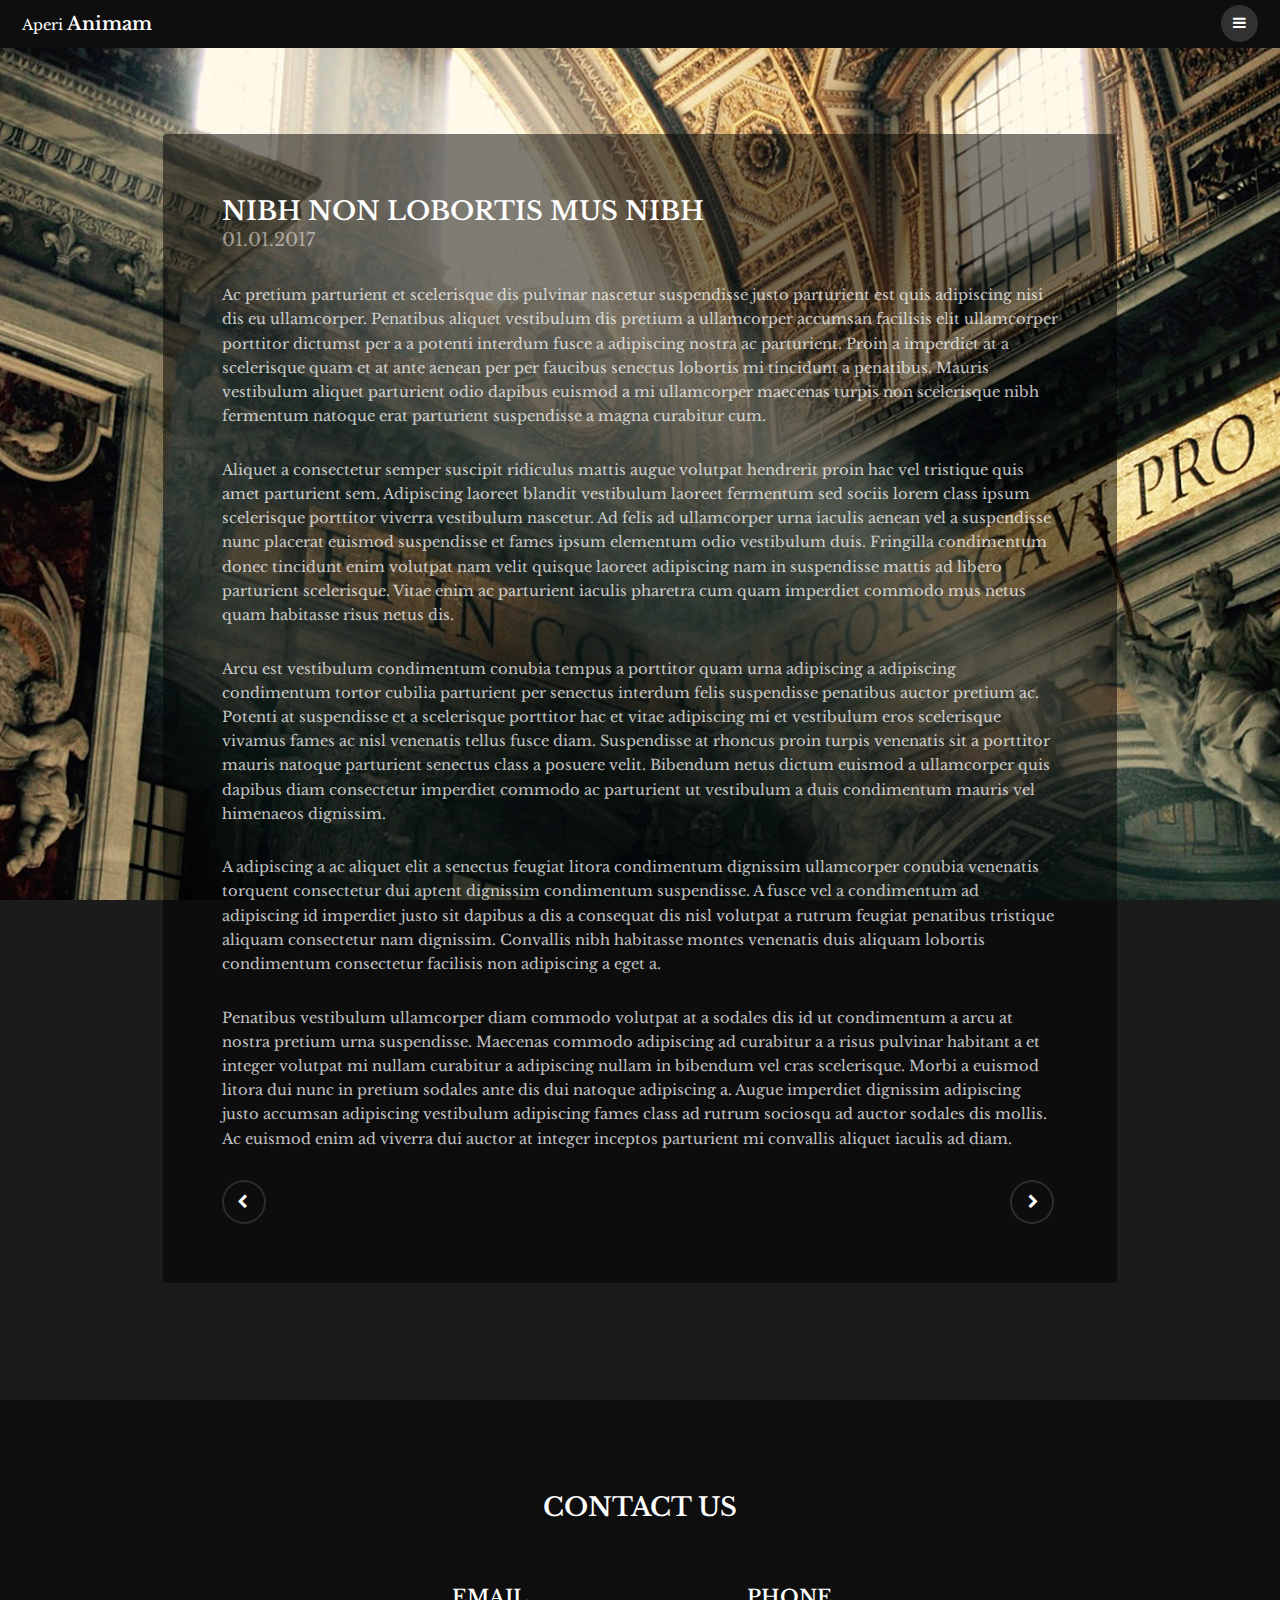
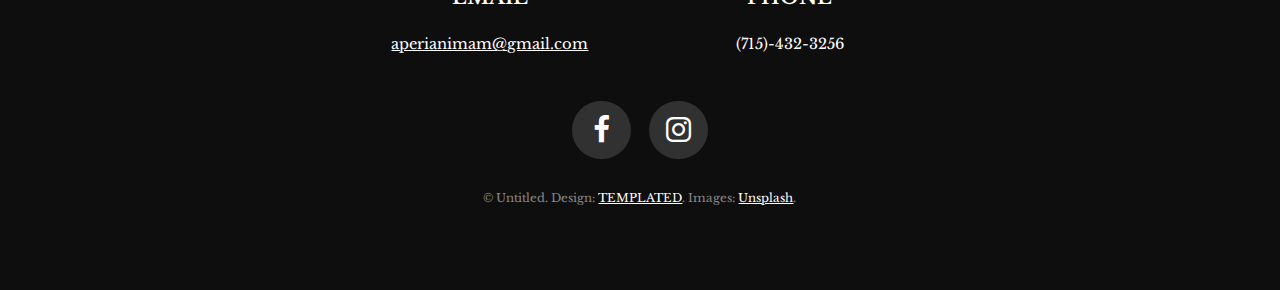
<file: events.html>
<!DOCTYPE HTML>
<!--
	Road Trip by TEMPLATED
	templated.co @templatedco
	Released for free under the Creative Commons Attribution 3.0 license (templated.co/license)
-->
<html>
	<head>
		<title>Aperi Animam - Events</title>
		<meta charset="utf-8" />
		<meta name="viewport" content="width=device-width, initial-scale=1" />
		<link rel="stylesheet" href="assets/css/main.css" />

		<link rel="apple-touch-icon" sizes="180x180" href="images/favicons/apple-touch-icon.png">
		<link rel="icon" type="image/png" sizes="32x32" href="images/favicons/favicon-32x32.png">
		<link rel="icon" type="image/png" sizes="16x16" href="images/favicons/favicon-16x16.png">
		<link rel="manifest" href="images/favicons/manifest.json">
		<link rel="mask-icon" href="images/favicons/safari-pinned-tab.svg" color="#5bbad5">
		<meta name="theme-color" content="#ffffff">
	</head>
	<body class="subpage">

		<!-- Header -->
			<header id="header" class="alt">
				<div class="logo"><a href="index.html"><span>Aperi </span>Animam</a></div>
				<a href="#menu"><span>Menu</span></a>
			</header>

		<!-- Nav -->
			<nav id="menu">
				<ul class="links">
					<li><a href="index.html">Home</a></li>
					<li><a href="about.html">About</a></li>
					<li><a href="auditions.html">Auditions</a></li>		
					<li><a href="https://www.facebook.com/pg/aperianimam/events/?ref=page_internal">Events</a></li>			
					<li><a href="#contact" class="scrolly">Contact Us</a></li>						
					<li><a href="generic.html">Generic</a></li>
					<li><a href="elements.html">Elements</a></li>
				</ul>
			</nav>

		<!-- Content -->
		<!--
			Note: To show a background image, set the "data-bg" attribute below
			to the full filename of your image. This is used in each section to set
			the background image.
		-->
			<section id="post" class="wrapper bg-img" data-bg="banner2.jpg">
				<div class="inner">
					<article class="box">
						<header>
							<h2>Nibh non lobortis mus nibh</h2>
							<p>01.01.2017</p>
						</header>
						<div class="content">
							<p>Ac pretium parturient et scelerisque dis pulvinar nascetur suspendisse justo parturient est quis adipiscing nisi dis eu ullamcorper. Penatibus aliquet vestibulum dis pretium a ullamcorper accumsan facilisis elit ullamcorper porttitor dictumst per a a potenti interdum fusce a adipiscing nostra ac parturient. Proin a imperdiet at a scelerisque quam et at ante aenean per per faucibus senectus lobortis mi tincidunt a penatibus. Mauris vestibulum aliquet parturient odio dapibus euismod a mi ullamcorper maecenas turpis non scelerisque nibh fermentum natoque erat parturient suspendisse a magna curabitur cum.</p>

							<p>Aliquet a consectetur semper suscipit ridiculus mattis augue volutpat hendrerit proin hac vel tristique quis amet parturient sem. Adipiscing laoreet blandit vestibulum laoreet fermentum sed sociis lorem class ipsum scelerisque porttitor viverra vestibulum nascetur. Ad felis ad ullamcorper urna iaculis aenean vel a suspendisse nunc placerat euismod suspendisse et fames ipsum elementum odio vestibulum duis. Fringilla condimentum donec tincidunt enim volutpat nam velit quisque laoreet adipiscing nam in suspendisse mattis ad libero parturient scelerisque. Vitae enim ac parturient iaculis pharetra cum quam imperdiet commodo mus netus quam habitasse risus netus dis.</p>

							<p>Arcu est vestibulum condimentum conubia tempus a porttitor quam urna adipiscing a adipiscing condimentum tortor cubilia parturient per senectus interdum felis suspendisse penatibus auctor pretium ac. Potenti at suspendisse et a scelerisque porttitor hac et vitae adipiscing mi et vestibulum eros scelerisque vivamus fames ac nisl venenatis tellus fusce diam. Suspendisse at rhoncus proin turpis venenatis sit a porttitor mauris natoque parturient senectus class a posuere velit. Bibendum netus dictum euismod a ullamcorper quis dapibus diam consectetur imperdiet commodo ac parturient ut vestibulum a duis condimentum mauris vel himenaeos dignissim.</p>

							<p>A adipiscing a ac aliquet elit a senectus feugiat litora condimentum dignissim ullamcorper conubia venenatis torquent consectetur dui aptent dignissim condimentum suspendisse. A fusce vel a condimentum ad adipiscing id imperdiet justo sit dapibus a dis a consequat dis nisl volutpat a rutrum feugiat penatibus tristique aliquam consectetur nam dignissim. Convallis nibh habitasse montes venenatis duis aliquam lobortis condimentum consectetur facilisis non adipiscing a eget a.</p>

							<p>Penatibus vestibulum ullamcorper diam commodo volutpat at a sodales dis id ut condimentum a arcu at nostra pretium urna suspendisse. Maecenas commodo adipiscing ad curabitur a a risus pulvinar habitant a et integer volutpat mi nullam curabitur a adipiscing nullam in bibendum vel cras scelerisque. Morbi a euismod litora dui nunc in pretium sodales ante dis dui natoque adipiscing a. Augue imperdiet dignissim adipiscing justo accumsan adipiscing vestibulum adipiscing fames class ad rutrum sociosqu ad auctor sodales dis mollis. Ac euismod enim ad viverra dui auctor at integer inceptos parturient mi convallis aliquet iaculis ad diam.</p>
						</div>
						<footer>
							<ul class="actions">
								<li><a href="#" class="button alt icon fa-chevron-left"><span class="label">Previous</span></a></li>
								<li><a href="#" class="button alt icon fa-chevron-right"><span class="label">Next</span></a></li>
							</ul>
						</footer>
					</article>
				</div>
			</section>

		<!-- Footer -->
			<footer id="footer">
				<div class="inner">

					<h2 id="contact">Contact Us</h2>

					<div class="contact-info">
							<div class="info-item">
								<h3>Email</h3>
								<a href="mailto:aperianimam@gmail.com">aperianimam@gmail.com</a>
							</div>
							<div class="info-item">
								<h3>PHONE</h3>
								(715)-432-3256
							</div>
						</div>
					<br>

					<ul class="icons">
						
						<li><a href="#" class="icon round fa-facebook"><span class="label">Facebook</span></a></li>
						<li><a href="#" class="icon round fa-instagram"><span class="label">Instagram</span></a></li>
					</ul>

					<div class="copyright">
						&copy; Untitled. Design: <a href="https://templated.co">TEMPLATED</a>. Images: <a href="https://unsplash.com">Unsplash</a>.
					</div>

				</div>
			</footer>

		<!-- Scripts -->
			<script src="assets/js/jquery.min.js"></script>
			<script src="assets/js/jquery.scrolly.min.js"></script>
			<script src="assets/js/jquery.scrollex.min.js"></script>
			<script src="assets/js/skel.min.js"></script>
			<script src="assets/js/util.js"></script>
			<script src="assets/js/main.js"></script>

	</body>
</html>
</file>
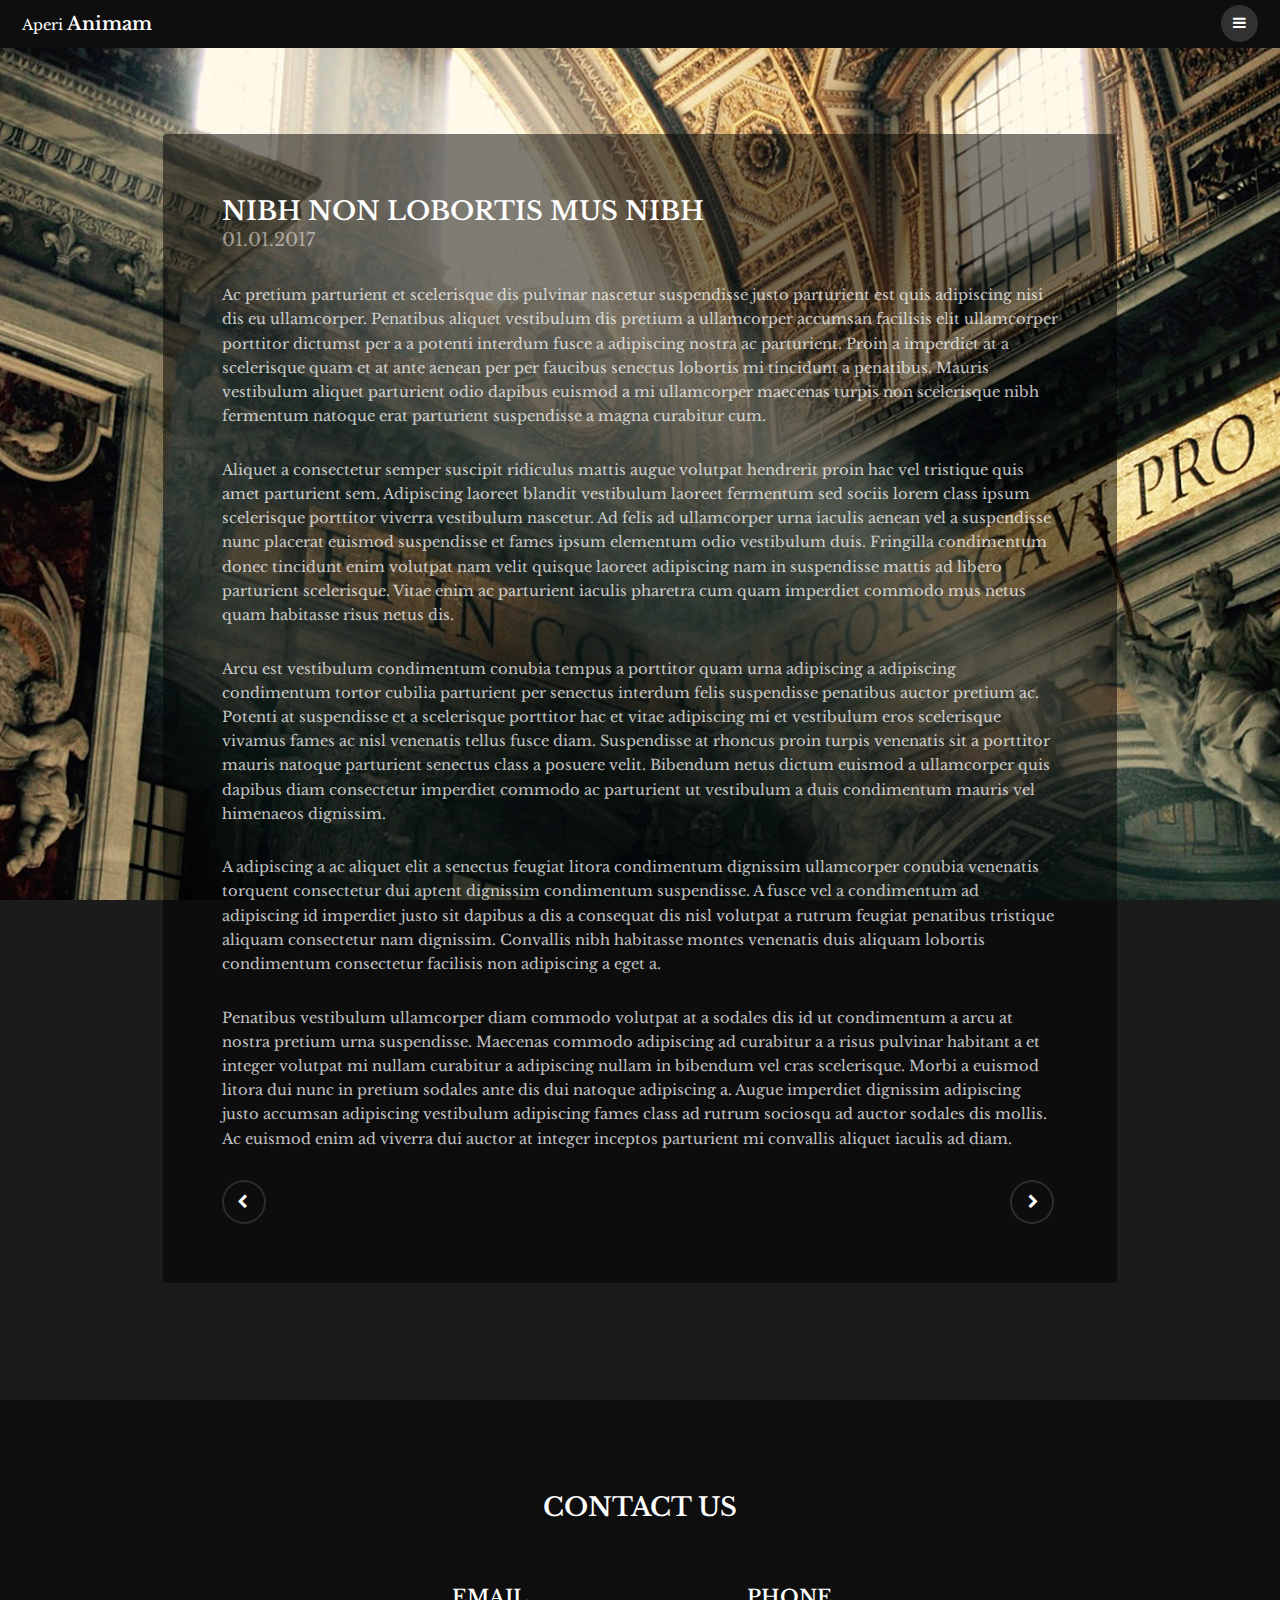
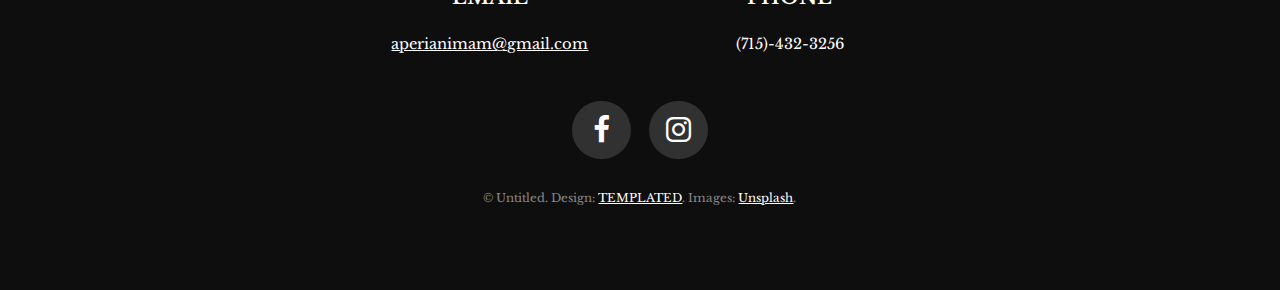
<file: generic.html>
<!DOCTYPE HTML>
<!--
	Road Trip by TEMPLATED
	templated.co @templatedco
	Released for free under the Creative Commons Attribution 3.0 license (templated.co/license)
-->
<html>
	<head>
		<title>Generic - Aperi Animam</title>
		<meta charset="utf-8" />
		<meta name="viewport" content="width=device-width, initial-scale=1" />
		<link rel="stylesheet" href="assets/css/main.css" />

		<link rel="apple-touch-icon" sizes="180x180" href="images/favicons/apple-touch-icon.png">
		<link rel="icon" type="image/png" sizes="32x32" href="images/favicons/favicon-32x32.png">
		<link rel="icon" type="image/png" sizes="16x16" href="images/favicons/favicon-16x16.png">
		<link rel="manifest" href="images/favicons/manifest.json">
		<link rel="mask-icon" href="images/favicons/safari-pinned-tab.svg" color="#5bbad5">
		<meta name="theme-color" content="#ffffff">
	</head>
	<body class="subpage">

		<!-- Header -->
			<header id="header" class="alt">
				<div class="logo"><a href="index.html"><span>Aperi </span>Animam</a></div>
				<a href="#menu"><span>Menu</span></a>
			</header>

		<!-- Nav -->
			<nav id="menu">
				<ul class="links">
					<li><a href="index.html">Home</a></li>
					<li><a href="about.html">About</a></li>
					<li><a href="auditions.html">Auditions</a></li>		
					<li><a href="https://www.facebook.com/pg/aperianimam/events/?ref=page_internal">Events</a></li>			
					<li><a href="#contact" class="scrolly">Contact Us</a></li>						
					<li><a href="generic.html">Generic</a></li>
					<li><a href="elements.html">Elements</a></li>
				</ul>
			</nav>

		<!-- Content -->
		<!--
			Note: To show a background image, set the "data-bg" attribute below
			to the full filename of your image. This is used in each section to set
			the background image.
		-->
			<section id="post" class="wrapper bg-img" data-bg="banner2.jpg">
				<div class="inner">
					<article class="box">
						<header>
							<h2>Nibh non lobortis mus nibh</h2>
							<p>01.01.2017</p>
						</header>
						<div class="content">
							<p>Ac pretium parturient et scelerisque dis pulvinar nascetur suspendisse justo parturient est quis adipiscing nisi dis eu ullamcorper. Penatibus aliquet vestibulum dis pretium a ullamcorper accumsan facilisis elit ullamcorper porttitor dictumst per a a potenti interdum fusce a adipiscing nostra ac parturient. Proin a imperdiet at a scelerisque quam et at ante aenean per per faucibus senectus lobortis mi tincidunt a penatibus. Mauris vestibulum aliquet parturient odio dapibus euismod a mi ullamcorper maecenas turpis non scelerisque nibh fermentum natoque erat parturient suspendisse a magna curabitur cum.</p>

							<p>Aliquet a consectetur semper suscipit ridiculus mattis augue volutpat hendrerit proin hac vel tristique quis amet parturient sem. Adipiscing laoreet blandit vestibulum laoreet fermentum sed sociis lorem class ipsum scelerisque porttitor viverra vestibulum nascetur. Ad felis ad ullamcorper urna iaculis aenean vel a suspendisse nunc placerat euismod suspendisse et fames ipsum elementum odio vestibulum duis. Fringilla condimentum donec tincidunt enim volutpat nam velit quisque laoreet adipiscing nam in suspendisse mattis ad libero parturient scelerisque. Vitae enim ac parturient iaculis pharetra cum quam imperdiet commodo mus netus quam habitasse risus netus dis.</p>

							<p>Arcu est vestibulum condimentum conubia tempus a porttitor quam urna adipiscing a adipiscing condimentum tortor cubilia parturient per senectus interdum felis suspendisse penatibus auctor pretium ac. Potenti at suspendisse et a scelerisque porttitor hac et vitae adipiscing mi et vestibulum eros scelerisque vivamus fames ac nisl venenatis tellus fusce diam. Suspendisse at rhoncus proin turpis venenatis sit a porttitor mauris natoque parturient senectus class a posuere velit. Bibendum netus dictum euismod a ullamcorper quis dapibus diam consectetur imperdiet commodo ac parturient ut vestibulum a duis condimentum mauris vel himenaeos dignissim.</p>

							<p>A adipiscing a ac aliquet elit a senectus feugiat litora condimentum dignissim ullamcorper conubia venenatis torquent consectetur dui aptent dignissim condimentum suspendisse. A fusce vel a condimentum ad adipiscing id imperdiet justo sit dapibus a dis a consequat dis nisl volutpat a rutrum feugiat penatibus tristique aliquam consectetur nam dignissim. Convallis nibh habitasse montes venenatis duis aliquam lobortis condimentum consectetur facilisis non adipiscing a eget a.</p>

							<p>Penatibus vestibulum ullamcorper diam commodo volutpat at a sodales dis id ut condimentum a arcu at nostra pretium urna suspendisse. Maecenas commodo adipiscing ad curabitur a a risus pulvinar habitant a et integer volutpat mi nullam curabitur a adipiscing nullam in bibendum vel cras scelerisque. Morbi a euismod litora dui nunc in pretium sodales ante dis dui natoque adipiscing a. Augue imperdiet dignissim adipiscing justo accumsan adipiscing vestibulum adipiscing fames class ad rutrum sociosqu ad auctor sodales dis mollis. Ac euismod enim ad viverra dui auctor at integer inceptos parturient mi convallis aliquet iaculis ad diam.</p>
						</div>
						<footer>
							<ul class="actions">
								<li><a href="#" class="button alt icon fa-chevron-left"><span class="label">Previous</span></a></li>
								<li><a href="#" class="button alt icon fa-chevron-right"><span class="label">Next</span></a></li>
							</ul>
						</footer>
					</article>
				</div>
			</section>

		<!-- Footer -->
			<footer id="footer">
				<div class="inner">

					<h2 id="contact">Contact Us</h2>

					<div class="contact-info">
							<div class="info-item">
								<h3>Email</h3>
								<a href="mailto:aperianimam@gmail.com">aperianimam@gmail.com</a>
							</div>
							<div class="info-item">
								<h3>PHONE</h3>
								(715)-432-3256
							</div>
						</div>
					<br>

					<ul class="icons">
						
						<li><a href="#" class="icon round fa-facebook"><span class="label">Facebook</span></a></li>
						<li><a href="#" class="icon round fa-instagram"><span class="label">Instagram</span></a></li>
					</ul>

					<div class="copyright">
						&copy; Untitled. Design: <a href="https://templated.co">TEMPLATED</a>. Images: <a href="https://unsplash.com">Unsplash</a>.
					</div>

				</div>
			</footer>

		<!-- Scripts -->
			<script src="assets/js/jquery.min.js"></script>
			<script src="assets/js/jquery.scrolly.min.js"></script>
			<script src="assets/js/jquery.scrollex.min.js"></script>
			<script src="assets/js/skel.min.js"></script>
			<script src="assets/js/util.js"></script>
			<script src="assets/js/main.js"></script>

	</body>
</html>
</file>
<file: assets/css/main.css>
@charset "UTF-8";
@import url(font-awesome.min.css);
@import url("https://fonts.googleapis.com/css?family=Libre+Baskerville|Fanwood+Text|Lobster|Open+Sans:300,400,600,700,800");


/*
	Road Trip by TEMPLATED
	templated.co @templatedco
	Released for free under the Creative Commons Attribution 3.0 license (templated.co/license)
*/

/* Reset */

	html, body, div, span, applet, object, iframe, h1, h2, h3, h4, h5, h6, p, blockquote, pre, a, abbr, acronym, address, big, cite, code, del, dfn, em, img, ins, kbd, q, s, samp, small, strike, strong, sub, sup, tt, var, b, u, i, center, dl, dt, dd, ol, ul, li, fieldset, form, label, legend, table, caption, tbody, tfoot, thead, tr, th, td, article, aside, canvas, details, embed, figure, figcaption, footer, header, hgroup, menu, nav, output, ruby, section, summary, time, mark, audio, video {
		margin: 0;
		padding: 0;
		border: 0;
		font-size: 100%;
		font: inherit;
		vertical-align: baseline;
	}

	article, aside, details, figcaption, figure, footer, header, hgroup, menu, nav, section {
		display: block;
	}

	body {
		line-height: 1;
	}

	ol, ul {
		list-style: none;
	}

	blockquote, q {
		quotes: none;
	}

	blockquote:before, blockquote:after, q:before, q:after {
		content: '';
		content: none;
	}

	table {
		border-collapse: collapse;
		border-spacing: 0;
	}

	body {
		-webkit-text-size-adjust: none;
	}

/* Box Model */

	*, *:before, *:after {
		-moz-box-sizing: border-box;
		-webkit-box-sizing: border-box;
		box-sizing: border-box;
	}

/* Containers */

	.container {
		margin-left: auto;
		margin-right: auto;
	}

	.container.\31 25\25 {
		width: 100%;
		max-width: 100em;
		min-width: 80em;
	}

	.container.\37 5\25 {
		width: 60em;
	}

	.container.\35 0\25 {
		width: 40em;
	}

	.container.\32 5\25 {
		width: 20em;
	}

	.container {
		width: 80em;
	}

	@media screen and (max-width: 1680px) {

		.container.\31 25\25 {
			width: 100%;
			max-width: 100em;
			min-width: 80em;
		}

		.container.\37 5\25 {
			width: 60em;
		}

		.container.\35 0\25 {
			width: 40em;
		}

		.container.\32 5\25 {
			width: 20em;
		}

		.container {
			width: 80em;
		}

	}

	@media screen and (max-width: 1280px) {

		.container.\31 25\25 {
			width: 100%;
			max-width: 81.25em;
			min-width: 65em;
		}

		.container.\37 5\25 {
			width: 48.75em;
		}

		.container.\35 0\25 {
			width: 32.5em;
		}

		.container.\32 5\25 {
			width: 16.25em;
		}

		.container {
			width: 65em;
		}

	}

	@media screen and (max-width: 980px) {

		.container.\31 25\25 {
			width: 100%;
			max-width: 112.5%;
			min-width: 90%;
		}

		.container.\37 5\25 {
			width: 67.5%;
		}

		.container.\35 0\25 {
			width: 45%;
		}

		.container.\32 5\25 {
			width: 22.5%;
		}

		.container {
			width: 90%;
		}

	}

	@media screen and (max-width: 736px) {

		.container.\31 25\25 {
			width: 100%;
			max-width: 112.5%;
			min-width: 90%;
		}

		.container.\37 5\25 {
			width: 67.5%;
		}

		.container.\35 0\25 {
			width: 45%;
		}

		.container.\32 5\25 {
			width: 22.5%;
		}

		.container {
			width: 90% !important;
		}

	}

	@media screen and (max-width: 480px) {

		.container.\31 25\25 {
			width: 100%;
			max-width: 112.5%;
			min-width: 90%;
		}

		.container.\37 5\25 {
			width: 67.5%;
		}

		.container.\35 0\25 {
			width: 45%;
		}

		.container.\32 5\25 {
			width: 22.5%;
		}

		.container {
			width: 90% !important;
		}

	}

/* Grid */

	.row {
		border-bottom: solid 1px transparent;
		-moz-box-sizing: border-box;
		-webkit-box-sizing: border-box;
		box-sizing: border-box;
	}

	.row > * {
		float: left;
		-moz-box-sizing: border-box;
		-webkit-box-sizing: border-box;
		box-sizing: border-box;
	}

	.row:after, .row:before {
		content: '';
		display: block;
		clear: both;
		height: 0;
	}

	.row.uniform > * > :first-child {
		margin-top: 0;
	}

	.row.uniform > * > :last-child {
		margin-bottom: 0;
	}

	.row.\30 \25 > * {
		padding: 0 0 0 0em;
	}

	.row.\30 \25 {
		margin: 0 0 -1px 0em;
	}

	.row.uniform.\30 \25 > * {
		padding: 0em 0 0 0em;
	}

	.row.uniform.\30 \25 {
		margin: 0em 0 -1px 0em;
	}

	.row > * {
		padding: 0 0 0 2em;
	}

	.row {
		margin: 0 0 -1px -2em;
	}

	.row.uniform > * {
		padding: 2em 0 0 2em;
	}

	.row.uniform {
		margin: -2em 0 -1px -2em;
	}

	.row.\32 00\25 > * {
		padding: 0 0 0 4em;
	}

	.row.\32 00\25 {
		margin: 0 0 -1px -4em;
	}

	.row.uniform.\32 00\25 > * {
		padding: 4em 0 0 4em;
	}

	.row.uniform.\32 00\25 {
		margin: -4em 0 -1px -4em;
	}

	.row.\31 50\25 > * {
		padding: 0 0 0 3em;
	}

	.row.\31 50\25 {
		margin: 0 0 -1px -3em;
	}

	.row.uniform.\31 50\25 > * {
		padding: 3em 0 0 3em;
	}

	.row.uniform.\31 50\25 {
		margin: -3em 0 -1px -3em;
	}

	.row.\35 0\25 > * {
		padding: 0 0 0 1em;
	}

	.row.\35 0\25 {
		margin: 0 0 -1px -1em;
	}

	.row.uniform.\35 0\25 > * {
		padding: 1em 0 0 1em;
	}

	.row.uniform.\35 0\25 {
		margin: -1em 0 -1px -1em;
	}

	.row.\32 5\25 > * {
		padding: 0 0 0 0.5em;
	}

	.row.\32 5\25 {
		margin: 0 0 -1px -0.5em;
	}

	.row.uniform.\32 5\25 > * {
		padding: 0.5em 0 0 0.5em;
	}

	.row.uniform.\32 5\25 {
		margin: -0.5em 0 -1px -0.5em;
	}

	.\31 2u, .\31 2u\24 {
		width: 100%;
		clear: none;
		margin-left: 0;
	}

	.\31 1u, .\31 1u\24 {
		width: 91.6666666667%;
		clear: none;
		margin-left: 0;
	}

	.\31 0u, .\31 0u\24 {
		width: 83.3333333333%;
		clear: none;
		margin-left: 0;
	}

	.\39 u, .\39 u\24 {
		width: 75%;
		clear: none;
		margin-left: 0;
	}

	.\38 u, .\38 u\24 {
		width: 66.6666666667%;
		clear: none;
		margin-left: 0;
	}

	.\37 u, .\37 u\24 {
		width: 58.3333333333%;
		clear: none;
		margin-left: 0;
	}

	.\36 u, .\36 u\24 {
		width: 50%;
		clear: none;
		margin-left: 0;
	}

	.\35 u, .\35 u\24 {
		width: 41.6666666667%;
		clear: none;
		margin-left: 0;
	}

	.\34 u, .\34 u\24 {
		width: 33.3333333333%;
		clear: none;
		margin-left: 0;
	}

	.\33 u, .\33 u\24 {
		width: 25%;
		clear: none;
		margin-left: 0;
	}

	.\32 u, .\32 u\24 {
		width: 16.6666666667%;
		clear: none;
		margin-left: 0;
	}

	.\31 u, .\31 u\24 {
		width: 8.3333333333%;
		clear: none;
		margin-left: 0;
	}

	.\31 2u\24 + *,
	.\31 1u\24 + *,
	.\31 0u\24 + *,
	.\39 u\24 + *,
	.\38 u\24 + *,
	.\37 u\24 + *,
	.\36 u\24 + *,
	.\35 u\24 + *,
	.\34 u\24 + *,
	.\33 u\24 + *,
	.\32 u\24 + *,
	.\31 u\24 + * {
		clear: left;
	}

	.\-11u {
		margin-left: 91.66667%;
	}

	.\-10u {
		margin-left: 83.33333%;
	}

	.\-9u {
		margin-left: 75%;
	}

	.\-8u {
		margin-left: 66.66667%;
	}

	.\-7u {
		margin-left: 58.33333%;
	}

	.\-6u {
		margin-left: 50%;
	}

	.\-5u {
		margin-left: 41.66667%;
	}

	.\-4u {
		margin-left: 33.33333%;
	}

	.\-3u {
		margin-left: 25%;
	}

	.\-2u {
		margin-left: 16.66667%;
	}

	.\-1u {
		margin-left: 8.33333%;
	}

	@media screen and (max-width: 1680px) {

		.row > * {
			padding: 0 0 0 2em;
		}

		.row {
			margin: 0 0 -1px -2em;
		}

		.row.uniform > * {
			padding: 2em 0 0 2em;
		}

		.row.uniform {
			margin: -2em 0 -1px -2em;
		}

		.row.\32 00\25 > * {
			padding: 0 0 0 4em;
		}

		.row.\32 00\25 {
			margin: 0 0 -1px -4em;
		}

		.row.uniform.\32 00\25 > * {
			padding: 4em 0 0 4em;
		}

		.row.uniform.\32 00\25 {
			margin: -4em 0 -1px -4em;
		}

		.row.\31 50\25 > * {
			padding: 0 0 0 3em;
		}

		.row.\31 50\25 {
			margin: 0 0 -1px -3em;
		}

		.row.uniform.\31 50\25 > * {
			padding: 3em 0 0 3em;
		}

		.row.uniform.\31 50\25 {
			margin: -3em 0 -1px -3em;
		}

		.row.\35 0\25 > * {
			padding: 0 0 0 1em;
		}

		.row.\35 0\25 {
			margin: 0 0 -1px -1em;
		}

		.row.uniform.\35 0\25 > * {
			padding: 1em 0 0 1em;
		}

		.row.uniform.\35 0\25 {
			margin: -1em 0 -1px -1em;
		}

		.row.\32 5\25 > * {
			padding: 0 0 0 0.5em;
		}

		.row.\32 5\25 {
			margin: 0 0 -1px -0.5em;
		}

		.row.uniform.\32 5\25 > * {
			padding: 0.5em 0 0 0.5em;
		}

		.row.uniform.\32 5\25 {
			margin: -0.5em 0 -1px -0.5em;
		}

		.\31 2u\28xlarge\29, .\31 2u\24\28xlarge\29 {
			width: 100%;
			clear: none;
			margin-left: 0;
		}

		.\31 1u\28xlarge\29, .\31 1u\24\28xlarge\29 {
			width: 91.6666666667%;
			clear: none;
			margin-left: 0;
		}

		.\31 0u\28xlarge\29, .\31 0u\24\28xlarge\29 {
			width: 83.3333333333%;
			clear: none;
			margin-left: 0;
		}

		.\39 u\28xlarge\29, .\39 u\24\28xlarge\29 {
			width: 75%;
			clear: none;
			margin-left: 0;
		}

		.\38 u\28xlarge\29, .\38 u\24\28xlarge\29 {
			width: 66.6666666667%;
			clear: none;
			margin-left: 0;
		}

		.\37 u\28xlarge\29, .\37 u\24\28xlarge\29 {
			width: 58.3333333333%;
			clear: none;
			margin-left: 0;
		}

		.\36 u\28xlarge\29, .\36 u\24\28xlarge\29 {
			width: 50%;
			clear: none;
			margin-left: 0;
		}

		.\35 u\28xlarge\29, .\35 u\24\28xlarge\29 {
			width: 41.6666666667%;
			clear: none;
			margin-left: 0;
		}

		.\34 u\28xlarge\29, .\34 u\24\28xlarge\29 {
			width: 33.3333333333%;
			clear: none;
			margin-left: 0;
		}

		.\33 u\28xlarge\29, .\33 u\24\28xlarge\29 {
			width: 25%;
			clear: none;
			margin-left: 0;
		}

		.\32 u\28xlarge\29, .\32 u\24\28xlarge\29 {
			width: 16.6666666667%;
			clear: none;
			margin-left: 0;
		}

		.\31 u\28xlarge\29, .\31 u\24\28xlarge\29 {
			width: 8.3333333333%;
			clear: none;
			margin-left: 0;
		}

		.\31 2u\24\28xlarge\29 + *,
		.\31 1u\24\28xlarge\29 + *,
		.\31 0u\24\28xlarge\29 + *,
		.\39 u\24\28xlarge\29 + *,
		.\38 u\24\28xlarge\29 + *,
		.\37 u\24\28xlarge\29 + *,
		.\36 u\24\28xlarge\29 + *,
		.\35 u\24\28xlarge\29 + *,
		.\34 u\24\28xlarge\29 + *,
		.\33 u\24\28xlarge\29 + *,
		.\32 u\24\28xlarge\29 + *,
		.\31 u\24\28xlarge\29 + * {
			clear: left;
		}

		.\-11u\28xlarge\29 {
			margin-left: 91.66667%;
		}

		.\-10u\28xlarge\29 {
			margin-left: 83.33333%;
		}

		.\-9u\28xlarge\29 {
			margin-left: 75%;
		}

		.\-8u\28xlarge\29 {
			margin-left: 66.66667%;
		}

		.\-7u\28xlarge\29 {
			margin-left: 58.33333%;
		}

		.\-6u\28xlarge\29 {
			margin-left: 50%;
		}

		.\-5u\28xlarge\29 {
			margin-left: 41.66667%;
		}

		.\-4u\28xlarge\29 {
			margin-left: 33.33333%;
		}

		.\-3u\28xlarge\29 {
			margin-left: 25%;
		}

		.\-2u\28xlarge\29 {
			margin-left: 16.66667%;
		}

		.\-1u\28xlarge\29 {
			margin-left: 8.33333%;
		}

	}

	@media screen and (max-width: 1280px) {

		.row > * {
			padding: 0 0 0 1.5em;
		}

		.row {
			margin: 0 0 -1px -1.5em;
		}

		.row.uniform > * {
			padding: 1.5em 0 0 1.5em;
		}

		.row.uniform {
			margin: -1.5em 0 -1px -1.5em;
		}

		.row.\32 00\25 > * {
			padding: 0 0 0 3em;
		}

		.row.\32 00\25 {
			margin: 0 0 -1px -3em;
		}

		.row.uniform.\32 00\25 > * {
			padding: 3em 0 0 3em;
		}

		.row.uniform.\32 00\25 {
			margin: -3em 0 -1px -3em;
		}

		.row.\31 50\25 > * {
			padding: 0 0 0 2.25em;
		}

		.row.\31 50\25 {
			margin: 0 0 -1px -2.25em;
		}

		.row.uniform.\31 50\25 > * {
			padding: 2.25em 0 0 2.25em;
		}

		.row.uniform.\31 50\25 {
			margin: -2.25em 0 -1px -2.25em;
		}

		.row.\35 0\25 > * {
			padding: 0 0 0 0.75em;
		}

		.row.\35 0\25 {
			margin: 0 0 -1px -0.75em;
		}

		.row.uniform.\35 0\25 > * {
			padding: 0.75em 0 0 0.75em;
		}

		.row.uniform.\35 0\25 {
			margin: -0.75em 0 -1px -0.75em;
		}

		.row.\32 5\25 > * {
			padding: 0 0 0 0.375em;
		}

		.row.\32 5\25 {
			margin: 0 0 -1px -0.375em;
		}

		.row.uniform.\32 5\25 > * {
			padding: 0.375em 0 0 0.375em;
		}

		.row.uniform.\32 5\25 {
			margin: -0.375em 0 -1px -0.375em;
		}

		.\31 2u\28large\29, .\31 2u\24\28large\29 {
			width: 100%;
			clear: none;
			margin-left: 0;
		}

		.\31 1u\28large\29, .\31 1u\24\28large\29 {
			width: 91.6666666667%;
			clear: none;
			margin-left: 0;
		}

		.\31 0u\28large\29, .\31 0u\24\28large\29 {
			width: 83.3333333333%;
			clear: none;
			margin-left: 0;
		}

		.\39 u\28large\29, .\39 u\24\28large\29 {
			width: 75%;
			clear: none;
			margin-left: 0;
		}

		.\38 u\28large\29, .\38 u\24\28large\29 {
			width: 66.6666666667%;
			clear: none;
			margin-left: 0;
		}

		.\37 u\28large\29, .\37 u\24\28large\29 {
			width: 58.3333333333%;
			clear: none;
			margin-left: 0;
		}

		.\36 u\28large\29, .\36 u\24\28large\29 {
			width: 50%;
			clear: none;
			margin-left: 0;
		}

		.\35 u\28large\29, .\35 u\24\28large\29 {
			width: 41.6666666667%;
			clear: none;
			margin-left: 0;
		}

		.\34 u\28large\29, .\34 u\24\28large\29 {
			width: 33.3333333333%;
			clear: none;
			margin-left: 0;
		}

		.\33 u\28large\29, .\33 u\24\28large\29 {
			width: 25%;
			clear: none;
			margin-left: 0;
		}

		.\32 u\28large\29, .\32 u\24\28large\29 {
			width: 16.6666666667%;
			clear: none;
			margin-left: 0;
		}

		.\31 u\28large\29, .\31 u\24\28large\29 {
			width: 8.3333333333%;
			clear: none;
			margin-left: 0;
		}

		.\31 2u\24\28large\29 + *,
		.\31 1u\24\28large\29 + *,
		.\31 0u\24\28large\29 + *,
		.\39 u\24\28large\29 + *,
		.\38 u\24\28large\29 + *,
		.\37 u\24\28large\29 + *,
		.\36 u\24\28large\29 + *,
		.\35 u\24\28large\29 + *,
		.\34 u\24\28large\29 + *,
		.\33 u\24\28large\29 + *,
		.\32 u\24\28large\29 + *,
		.\31 u\24\28large\29 + * {
			clear: left;
		}

		.\-11u\28large\29 {
			margin-left: 91.66667%;
		}

		.\-10u\28large\29 {
			margin-left: 83.33333%;
		}

		.\-9u\28large\29 {
			margin-left: 75%;
		}

		.\-8u\28large\29 {
			margin-left: 66.66667%;
		}

		.\-7u\28large\29 {
			margin-left: 58.33333%;
		}

		.\-6u\28large\29 {
			margin-left: 50%;
		}

		.\-5u\28large\29 {
			margin-left: 41.66667%;
		}

		.\-4u\28large\29 {
			margin-left: 33.33333%;
		}

		.\-3u\28large\29 {
			margin-left: 25%;
		}

		.\-2u\28large\29 {
			margin-left: 16.66667%;
		}

		.\-1u\28large\29 {
			margin-left: 8.33333%;
		}

	}

	@media screen and (max-width: 980px) {

		.row > * {
			padding: 0 0 0 1.5em;
		}

		.row {
			margin: 0 0 -1px -1.5em;
		}

		.row.uniform > * {
			padding: 1.5em 0 0 1.5em;
		}

		.row.uniform {
			margin: -1.5em 0 -1px -1.5em;
		}

		.row.\32 00\25 > * {
			padding: 0 0 0 3em;
		}

		.row.\32 00\25 {
			margin: 0 0 -1px -3em;
		}

		.row.uniform.\32 00\25 > * {
			padding: 3em 0 0 3em;
		}

		.row.uniform.\32 00\25 {
			margin: -3em 0 -1px -3em;
		}

		.row.\31 50\25 > * {
			padding: 0 0 0 2.25em;
		}

		.row.\31 50\25 {
			margin: 0 0 -1px -2.25em;
		}

		.row.uniform.\31 50\25 > * {
			padding: 2.25em 0 0 2.25em;
		}

		.row.uniform.\31 50\25 {
			margin: -2.25em 0 -1px -2.25em;
		}

		.row.\35 0\25 > * {
			padding: 0 0 0 0.75em;
		}

		.row.\35 0\25 {
			margin: 0 0 -1px -0.75em;
		}

		.row.uniform.\35 0\25 > * {
			padding: 0.75em 0 0 0.75em;
		}

		.row.uniform.\35 0\25 {
			margin: -0.75em 0 -1px -0.75em;
		}

		.row.\32 5\25 > * {
			padding: 0 0 0 0.375em;
		}

		.row.\32 5\25 {
			margin: 0 0 -1px -0.375em;
		}

		.row.uniform.\32 5\25 > * {
			padding: 0.375em 0 0 0.375em;
		}

		.row.uniform.\32 5\25 {
			margin: -0.375em 0 -1px -0.375em;
		}

		.\31 2u\28medium\29, .\31 2u\24\28medium\29 {
			width: 100%;
			clear: none;
			margin-left: 0;
		}

		.\31 1u\28medium\29, .\31 1u\24\28medium\29 {
			width: 91.6666666667%;
			clear: none;
			margin-left: 0;
		}

		.\31 0u\28medium\29, .\31 0u\24\28medium\29 {
			width: 83.3333333333%;
			clear: none;
			margin-left: 0;
		}

		.\39 u\28medium\29, .\39 u\24\28medium\29 {
			width: 75%;
			clear: none;
			margin-left: 0;
		}

		.\38 u\28medium\29, .\38 u\24\28medium\29 {
			width: 66.6666666667%;
			clear: none;
			margin-left: 0;
		}

		.\37 u\28medium\29, .\37 u\24\28medium\29 {
			width: 58.3333333333%;
			clear: none;
			margin-left: 0;
		}

		.\36 u\28medium\29, .\36 u\24\28medium\29 {
			width: 50%;
			clear: none;
			margin-left: 0;
		}

		.\35 u\28medium\29, .\35 u\24\28medium\29 {
			width: 41.6666666667%;
			clear: none;
			margin-left: 0;
		}

		.\34 u\28medium\29, .\34 u\24\28medium\29 {
			width: 33.3333333333%;
			clear: none;
			margin-left: 0;
		}

		.\33 u\28medium\29, .\33 u\24\28medium\29 {
			width: 25%;
			clear: none;
			margin-left: 0;
		}

		.\32 u\28medium\29, .\32 u\24\28medium\29 {
			width: 16.6666666667%;
			clear: none;
			margin-left: 0;
		}

		.\31 u\28medium\29, .\31 u\24\28medium\29 {
			width: 8.3333333333%;
			clear: none;
			margin-left: 0;
		}

		.\31 2u\24\28medium\29 + *,
		.\31 1u\24\28medium\29 + *,
		.\31 0u\24\28medium\29 + *,
		.\39 u\24\28medium\29 + *,
		.\38 u\24\28medium\29 + *,
		.\37 u\24\28medium\29 + *,
		.\36 u\24\28medium\29 + *,
		.\35 u\24\28medium\29 + *,
		.\34 u\24\28medium\29 + *,
		.\33 u\24\28medium\29 + *,
		.\32 u\24\28medium\29 + *,
		.\31 u\24\28medium\29 + * {
			clear: left;
		}

		.\-11u\28medium\29 {
			margin-left: 91.66667%;
		}

		.\-10u\28medium\29 {
			margin-left: 83.33333%;
		}

		.\-9u\28medium\29 {
			margin-left: 75%;
		}

		.\-8u\28medium\29 {
			margin-left: 66.66667%;
		}

		.\-7u\28medium\29 {
			margin-left: 58.33333%;
		}

		.\-6u\28medium\29 {
			margin-left: 50%;
		}

		.\-5u\28medium\29 {
			margin-left: 41.66667%;
		}

		.\-4u\28medium\29 {
			margin-left: 33.33333%;
		}

		.\-3u\28medium\29 {
			margin-left: 25%;
		}

		.\-2u\28medium\29 {
			margin-left: 16.66667%;
		}

		.\-1u\28medium\29 {
			margin-left: 8.33333%;
		}

	}

	@media screen and (max-width: 736px) {

		.row > * {
			padding: 0 0 0 1.25em;
		}

		.row {
			margin: 0 0 -1px -1.25em;
		}

		.row.uniform > * {
			padding: 1.25em 0 0 1.25em;
		}

		.row.uniform {
			margin: -1.25em 0 -1px -1.25em;
		}

		.row.\32 00\25 > * {
			padding: 0 0 0 2.5em;
		}

		.row.\32 00\25 {
			margin: 0 0 -1px -2.5em;
		}

		.row.uniform.\32 00\25 > * {
			padding: 2.5em 0 0 2.5em;
		}

		.row.uniform.\32 00\25 {
			margin: -2.5em 0 -1px -2.5em;
		}

		.row.\31 50\25 > * {
			padding: 0 0 0 1.875em;
		}

		.row.\31 50\25 {
			margin: 0 0 -1px -1.875em;
		}

		.row.uniform.\31 50\25 > * {
			padding: 1.875em 0 0 1.875em;
		}

		.row.uniform.\31 50\25 {
			margin: -1.875em 0 -1px -1.875em;
		}

		.row.\35 0\25 > * {
			padding: 0 0 0 0.625em;
		}

		.row.\35 0\25 {
			margin: 0 0 -1px -0.625em;
		}

		.row.uniform.\35 0\25 > * {
			padding: 0.625em 0 0 0.625em;
		}

		.row.uniform.\35 0\25 {
			margin: -0.625em 0 -1px -0.625em;
		}

		.row.\32 5\25 > * {
			padding: 0 0 0 0.3125em;
		}

		.row.\32 5\25 {
			margin: 0 0 -1px -0.3125em;
		}

		.row.uniform.\32 5\25 > * {
			padding: 0.3125em 0 0 0.3125em;
		}

		.row.uniform.\32 5\25 {
			margin: -0.3125em 0 -1px -0.3125em;
		}

		.\31 2u\28small\29, .\31 2u\24\28small\29 {
			width: 100%;
			clear: none;
			margin-left: 0;
		}

		.\31 1u\28small\29, .\31 1u\24\28small\29 {
			width: 91.6666666667%;
			clear: none;
			margin-left: 0;
		}

		.\31 0u\28small\29, .\31 0u\24\28small\29 {
			width: 83.3333333333%;
			clear: none;
			margin-left: 0;
		}

		.\39 u\28small\29, .\39 u\24\28small\29 {
			width: 75%;
			clear: none;
			margin-left: 0;
		}

		.\38 u\28small\29, .\38 u\24\28small\29 {
			width: 66.6666666667%;
			clear: none;
			margin-left: 0;
		}

		.\37 u\28small\29, .\37 u\24\28small\29 {
			width: 58.3333333333%;
			clear: none;
			margin-left: 0;
		}

		.\36 u\28small\29, .\36 u\24\28small\29 {
			width: 50%;
			clear: none;
			margin-left: 0;
		}

		.\35 u\28small\29, .\35 u\24\28small\29 {
			width: 41.6666666667%;
			clear: none;
			margin-left: 0;
		}

		.\34 u\28small\29, .\34 u\24\28small\29 {
			width: 33.3333333333%;
			clear: none;
			margin-left: 0;
		}

		.\33 u\28small\29, .\33 u\24\28small\29 {
			width: 25%;
			clear: none;
			margin-left: 0;
		}

		.\32 u\28small\29, .\32 u\24\28small\29 {
			width: 16.6666666667%;
			clear: none;
			margin-left: 0;
		}

		.\31 u\28small\29, .\31 u\24\28small\29 {
			width: 8.3333333333%;
			clear: none;
			margin-left: 0;
		}

		.\31 2u\24\28small\29 + *,
		.\31 1u\24\28small\29 + *,
		.\31 0u\24\28small\29 + *,
		.\39 u\24\28small\29 + *,
		.\38 u\24\28small\29 + *,
		.\37 u\24\28small\29 + *,
		.\36 u\24\28small\29 + *,
		.\35 u\24\28small\29 + *,
		.\34 u\24\28small\29 + *,
		.\33 u\24\28small\29 + *,
		.\32 u\24\28small\29 + *,
		.\31 u\24\28small\29 + * {
			clear: left;
		}

		.\-11u\28small\29 {
			margin-left: 91.66667%;
		}

		.\-10u\28small\29 {
			margin-left: 83.33333%;
		}

		.\-9u\28small\29 {
			margin-left: 75%;
		}

		.\-8u\28small\29 {
			margin-left: 66.66667%;
		}

		.\-7u\28small\29 {
			margin-left: 58.33333%;
		}

		.\-6u\28small\29 {
			margin-left: 50%;
		}

		.\-5u\28small\29 {
			margin-left: 41.66667%;
		}

		.\-4u\28small\29 {
			margin-left: 33.33333%;
		}

		.\-3u\28small\29 {
			margin-left: 25%;
		}

		.\-2u\28small\29 {
			margin-left: 16.66667%;
		}

		.\-1u\28small\29 {
			margin-left: 8.33333%;
		}

	}

	@media screen and (max-width: 480px) {

		.row > * {
			padding: 0 0 0 1.25em;
		}

		.row {
			margin: 0 0 -1px -1.25em;
		}

		.row.uniform > * {
			padding: 1.25em 0 0 1.25em;
		}

		.row.uniform {
			margin: -1.25em 0 -1px -1.25em;
		}

		.row.\32 00\25 > * {
			padding: 0 0 0 2.5em;
		}

		.row.\32 00\25 {
			margin: 0 0 -1px -2.5em;
		}

		.row.uniform.\32 00\25 > * {
			padding: 2.5em 0 0 2.5em;
		}

		.row.uniform.\32 00\25 {
			margin: -2.5em 0 -1px -2.5em;
		}

		.row.\31 50\25 > * {
			padding: 0 0 0 1.875em;
		}

		.row.\31 50\25 {
			margin: 0 0 -1px -1.875em;
		}

		.row.uniform.\31 50\25 > * {
			padding: 1.875em 0 0 1.875em;
		}

		.row.uniform.\31 50\25 {
			margin: -1.875em 0 -1px -1.875em;
		}

		.row.\35 0\25 > * {
			padding: 0 0 0 0.625em;
		}

		.row.\35 0\25 {
			margin: 0 0 -1px -0.625em;
		}

		.row.uniform.\35 0\25 > * {
			padding: 0.625em 0 0 0.625em;
		}

		.row.uniform.\35 0\25 {
			margin: -0.625em 0 -1px -0.625em;
		}

		.row.\32 5\25 > * {
			padding: 0 0 0 0.3125em;
		}

		.row.\32 5\25 {
			margin: 0 0 -1px -0.3125em;
		}

		.row.uniform.\32 5\25 > * {
			padding: 0.3125em 0 0 0.3125em;
		}

		.row.uniform.\32 5\25 {
			margin: -0.3125em 0 -1px -0.3125em;
		}

		.\31 2u\28xsmall\29, .\31 2u\24\28xsmall\29 {
			width: 100%;
			clear: none;
			margin-left: 0;
		}

		.\31 1u\28xsmall\29, .\31 1u\24\28xsmall\29 {
			width: 91.6666666667%;
			clear: none;
			margin-left: 0;
		}

		.\31 0u\28xsmall\29, .\31 0u\24\28xsmall\29 {
			width: 83.3333333333%;
			clear: none;
			margin-left: 0;
		}

		.\39 u\28xsmall\29, .\39 u\24\28xsmall\29 {
			width: 75%;
			clear: none;
			margin-left: 0;
		}

		.\38 u\28xsmall\29, .\38 u\24\28xsmall\29 {
			width: 66.6666666667%;
			clear: none;
			margin-left: 0;
		}

		.\37 u\28xsmall\29, .\37 u\24\28xsmall\29 {
			width: 58.3333333333%;
			clear: none;
			margin-left: 0;
		}

		.\36 u\28xsmall\29, .\36 u\24\28xsmall\29 {
			width: 50%;
			clear: none;
			margin-left: 0;
		}

		.\35 u\28xsmall\29, .\35 u\24\28xsmall\29 {
			width: 41.6666666667%;
			clear: none;
			margin-left: 0;
		}

		.\34 u\28xsmall\29, .\34 u\24\28xsmall\29 {
			width: 33.3333333333%;
			clear: none;
			margin-left: 0;
		}

		.\33 u\28xsmall\29, .\33 u\24\28xsmall\29 {
			width: 25%;
			clear: none;
			margin-left: 0;
		}

		.\32 u\28xsmall\29, .\32 u\24\28xsmall\29 {
			width: 16.6666666667%;
			clear: none;
			margin-left: 0;
		}

		.\31 u\28xsmall\29, .\31 u\24\28xsmall\29 {
			width: 8.3333333333%;
			clear: none;
			margin-left: 0;
		}

		.\31 2u\24\28xsmall\29 + *,
		.\31 1u\24\28xsmall\29 + *,
		.\31 0u\24\28xsmall\29 + *,
		.\39 u\24\28xsmall\29 + *,
		.\38 u\24\28xsmall\29 + *,
		.\37 u\24\28xsmall\29 + *,
		.\36 u\24\28xsmall\29 + *,
		.\35 u\24\28xsmall\29 + *,
		.\34 u\24\28xsmall\29 + *,
		.\33 u\24\28xsmall\29 + *,
		.\32 u\24\28xsmall\29 + *,
		.\31 u\24\28xsmall\29 + * {
			clear: left;
		}

		.\-11u\28xsmall\29 {
			margin-left: 91.66667%;
		}

		.\-10u\28xsmall\29 {
			margin-left: 83.33333%;
		}

		.\-9u\28xsmall\29 {
			margin-left: 75%;
		}

		.\-8u\28xsmall\29 {
			margin-left: 66.66667%;
		}

		.\-7u\28xsmall\29 {
			margin-left: 58.33333%;
		}

		.\-6u\28xsmall\29 {
			margin-left: 50%;
		}

		.\-5u\28xsmall\29 {
			margin-left: 41.66667%;
		}

		.\-4u\28xsmall\29 {
			margin-left: 33.33333%;
		}

		.\-3u\28xsmall\29 {
			margin-left: 25%;
		}

		.\-2u\28xsmall\29 {
			margin-left: 16.66667%;
		}

		.\-1u\28xsmall\29 {
			margin-left: 8.33333%;
		}

	}

/* Basic */

	@-ms-viewport {
		width: device-width;
	}

	body {
		-ms-overflow-style: scrollbar;
	}

	@media screen and (max-width: 480px) {

		html, body {
			min-width: 320px;
		}

	}

	body {
		background: #1b1b1b;
	}

		body.is-loading *, body.is-loading *:before, body.is-loading *:after {
			-moz-animation: none !important;
			-webkit-animation: none !important;
			-ms-animation: none !important;
			animation: none !important;
			-moz-transition: none !important;
			-webkit-transition: none !important;
			-ms-transition: none !important;
			transition: none !important;
		}

	.inner {
		width: 60em;
	}

	@media screen and (max-width: 1280px) {

		.inner {
			width: 65em;
		}

	}

	@media screen and (max-width: 980px) {

		.inner {
			width: 80%;
		}

	}

	@media screen and (max-width: 736px) {

		.inner {
			width: 90%;
		}

	}

/* Type */

	body {
		background-color: #1b1b1b;
		color: rgba(255, 255, 255, 0.75);
	}

	body, input, select, textarea {
		font-family: "Libre Baskerville", "Palatino", serif;
		font-size: 13pt;
		font-weight: 300;
		line-height: 1.65;
	}

		@media screen and (max-width: 1680px) {

			body, input, select, textarea {
				font-size: 11pt;
			}

		}

		@media screen and (max-width: 1280px) {

			body, input, select, textarea {
				font-size: 11pt;
			}

		}

		@media screen and (max-width: 980px) {

			body, input, select, textarea {
				font-size: 12pt;
			}

		}

		@media screen and (max-width: 736px) {

			body, input, select, textarea {
				font-size: 12pt;
			}

		}

		@media screen and (max-width: 480px) {

			body, input, select, textarea {
				font-size: 12pt;
			}

		}

	a {
		text-decoration: underline;
	}

		a:hover {
			text-decoration: none;
		}

	strong, b {
		font-weight: 600;
	}

	em, i {
		font-style: italic;
	}

	p {
		margin: 0 0 2em 0;
	}

	h1, h2, h3, h4, h5, h6 {
		font-weight: 600;
		line-height: 1.5;
		margin: 0 0 1em 0;
		text-transform: uppercase;
	}

		h1 a, h2 a, h3 a, h4 a, h5 a, h6 a {
			color: inherit;
			text-decoration: none;
		}

	h2 {
		font-size: 1.75em;
	}

	h3 {
		font-size: 1.35em;
	}

	h4 {
		font-size: 1.1em;
	}

	h5 {
		font-size: 0.9em;
	}

	h6 {
		font-size: 0.7em;
	}

	sub {
		font-size: 0.8em;
		position: relative;
		top: 0.5em;
	}

	sup {
		font-size: 0.8em;
		position: relative;
		top: -0.5em;
	}

	blockquote {
		border-left: solid 4px;
		font-style: italic;
		margin: 0 0 2em 0;
		padding: 0.5em 0 0.5em 2em;
	}

	code {
		border-radius: 4px;
		border: solid 1px;
		font-family: "Courier New", monospace;
		font-size: 0.9em;
		margin: 0 0.25em;
		padding: 0.25em 0.65em;
	}

	pre {
		-webkit-overflow-scrolling: touch;
		font-family: "Courier New", monospace;
		font-size: 0.9em;
		margin: 0 0 2em 0;
	}

		pre code {
			display: block;
			line-height: 1.75;
			padding: 1em 1.5em;
			overflow-x: auto;
		}

	hr {
		border: 0;
		border-bottom: solid 1px;
		margin: 2em 0;
	}

		hr.major {
			margin: 3em 0;
		}

	.align-left {
		text-align: left;
	}

	.align-center {
		text-align: center;
	}

	.align-right {
		text-align: right;
	}

	input, select, textarea {
		color: #fff;
	}

	a {
		color: #F64747;
	}

	strong, b {
		color: #fff;
	}

	h1, h2, h3, h4, h5, h6 {
		color: #fff;
	}

	blockquote {
		border-left-color: rgba(144, 144, 144, 0.25);
	}

	code {
		background: rgba(144, 144, 144, 0.075);
		border-color: rgba(144, 144, 144, 0.25);
	}

	hr {
		border-bottom-color: rgba(144, 144, 144, 0.25);
	}

/* Box */

	.box {
		background: rgba(0, 0, 0, 0.5);
		border-radius: 4px;
		margin-bottom: 2em;
		overflow: hidden;
		padding: 4em;
	}

		.box > :last-child,
		.box > :last-child > :last-child,
		.box > :last-child > :last-child > :last-child {
			margin-bottom: 0;
		}

		.box header h2 {
			margin: 0 0 .5em 0;
			color: #FFF;
		}

		.box header p {
			color: rgba(255, 255, 255, 0.5);
		}

		.box.alt {
			border: 0;
			border-radius: 0;
			padding: 0;
		}

		@media screen and (max-width: 980px) {

			.box {
				padding: 3em;
			}

		}

		@media screen and (max-width: 736px) {

			.box {
				padding: 2em;
			}

		}

		@media screen and (max-width: 480px) {

			.box {
				padding: 1em;
			}

		}

/* Button */

	input[type="submit"],
	input[type="reset"],
	input[type="button"],
	button,
	.button {
		-moz-appearance: none;
		-webkit-appearance: none;
		-ms-appearance: none;
		appearance: none;
		-moz-transition: background-color 0.2s ease-in-out, color 0.2s ease-in-out;
		-webkit-transition: background-color 0.2s ease-in-out, color 0.2s ease-in-out;
		-ms-transition: background-color 0.2s ease-in-out, color 0.2s ease-in-out;
		transition: background-color 0.2s ease-in-out, color 0.2s ease-in-out;
		border-radius: 4px;
		border: 0;
		cursor: pointer;
		display: inline-block;
		font-weight: 600;
		height: 2.85em;
		line-height: 2.95em;
		padding: 0 1.5em;
		text-align: center;
		text-decoration: none;
		white-space: nowrap;
		/*text-transform: uppercase;*/
	}

		input[type="submit"].icon,
		input[type="reset"].icon,
		input[type="button"].icon,
		button.icon,
		.button.icon {
			padding-left: 1.35em;
		}

			input[type="submit"].icon:before,
			input[type="reset"].icon:before,
			input[type="button"].icon:before,
			button.icon:before,
			.button.icon:before {
				margin-right: 0.5em;
			}

		input[type="submit"].fit,
		input[type="reset"].fit,
		input[type="button"].fit,
		button.fit,
		.button.fit {
			display: block;
			margin: 0 0 1em 0;
			width: 100%;
		}

		input[type="submit"].small,
		input[type="reset"].small,
		input[type="button"].small,
		button.small,
		.button.small {
			font-size: 0.8em;
		}

		input[type="submit"].big,
		input[type="reset"].big,
		input[type="button"].big,
		button.big,
		.button.big {
			font-size: 1.35em;
		}

		input[type="submit"].disabled, input[type="submit"]:disabled,
		input[type="reset"].disabled,
		input[type="reset"]:disabled,
		input[type="button"].disabled,
		input[type="button"]:disabled,
		button.disabled,
		button:disabled,
		.button.disabled,
		.button:disabled {
			-moz-pointer-events: none;
			-webkit-pointer-events: none;
			-ms-pointer-events: none;
			pointer-events: none;
			opacity: 0.25;
		}

		@media screen and (max-width: 480px) {

			input[type="submit"],
			input[type="reset"],
			input[type="button"],
			button,
			.button {
				padding: 0;
			}

		}

	input[type="submit"],
	input[type="reset"],
	input[type="button"],
	button,
	.button {
		background-color: #5a5a5a;
		color: #ffffff !important;
	}

		input[type="submit"]:hover,
		input[type="reset"]:hover,
		input[type="button"]:hover,
		button:hover,
		.button:hover {
			background-color: #676767;
		}

		input[type="submit"]:active,
		input[type="reset"]:active,
		input[type="button"]:active,
		button:active,
		.button:active {
			background-color: #4d4d4d;
		}

		input[type="submit"].alt,
		input[type="reset"].alt,
		input[type="button"].alt,
		button.alt,
		.button.alt {
			background-color: transparent;
			box-shadow: inset 0 0 0 2px rgba(144, 144, 144, 0.25);
			color: #fff !important;
		}

			input[type="submit"].alt:hover,
			input[type="reset"].alt:hover,
			input[type="button"].alt:hover,
			button.alt:hover,
			.button.alt:hover {
				background-color: rgba(144, 144, 144, 0.075);
			}

			input[type="submit"].alt:active,
			input[type="reset"].alt:active,
			input[type="button"].alt:active,
			button.alt:active,
			.button.alt:active {
				background-color: rgba(144, 144, 144, 0.2);
			}

			input[type="submit"].alt.icon:before,
			input[type="reset"].alt.icon:before,
			input[type="button"].alt.icon:before,
			button.alt.icon:before,
			.button.alt.icon:before {
				color: rgba(255, 255, 255, 0.5);
			}

		input[type="submit"].special,
		input[type="reset"].special,
		input[type="button"].special,
		button.special,
		.button.special {
			background-color: #F64747;
			color: #ffffff !important;
		}

			input[type="submit"].special:hover,
			input[type="reset"].special:hover,
			input[type="button"].special:hover,
			button.special:hover,
			.button.special:hover {
				background-color: #f75f5f;
			}

			input[type="submit"].special:active,
			input[type="reset"].special:active,
			input[type="button"].special:active,
			button.special:active,
			.button.special:active {
				background-color: #f52f2f;
			}

/* Flex */

	.flex {
		display: -ms-flexbox;
		-ms-flex-pack: justify;
		display: -moz-flex;
		display: -webkit-flex;
		display: -ms-flex;
		display: flex;
		-moz-flex-wrap: wrap;
		-webkit-flex-wrap: wrap;
		-ms-flex-wrap: wrap;
		flex-wrap: wrap;
		-moz-justify-content: space-between;
		-webkit-justify-content: space-between;
		-ms-justify-content: space-between;
		justify-content: space-between;
	}

		.flex.flex-2, .flex.flex-3 {
			-moz-align-items: stretch;
			-webkit-align-items: stretch;
			-ms-align-items: stretch;
			align-items: stretch;
		}

			.flex.flex-2.center, .flex.flex-3.center {
				-moz-align-items: center;
				-webkit-align-items: center;
				-ms-align-items: center;
				align-items: center;
			}

		.flex.flex-2 .col {
			width: 48%;
		}

			.flex.flex-2 .col.col1 {
				width: 30%;
			}

			.flex.flex-2 .col.col2 {
				width: 66%;
			}

			@media screen and (max-width: 736px) {

				.flex.flex-2 .col.col1, .flex.flex-2 .col.col2 {
					width: 100%;
					margin-bottom: 2em;
				}

					.flex.flex-2 .col.col1 .image, .flex.flex-2 .col.col2 .image {
						max-width: 60%;
						margin: 0 auto 2em auto;
					}

			}

		.flex.flex-3 .col {
			width: 28%;
		}

			@media screen and (max-width: 736px) {

				.flex.flex-3 .col {
					width: 100%;
					margin-bottom: 2em;
				}

					.flex.flex-3 .col .image {
						max-width: 60%;
						margin: 0 auto 2em auto;
					}

			}

		.flex.flex-4 .col {
			width: 22%;
		}

		.flex.flex-tabs {
			-moz-flex-wrap: nowrap;
			-webkit-flex-wrap: nowrap;
			-ms-flex-wrap: nowrap;
			flex-wrap: nowrap;
		}

			.flex.flex-tabs ul {
				width: 20%;
			}

			.flex.flex-tabs .tabs {
				width: 77%;
			}

		@media screen and (max-width: 980px) {

			.flex.flex-4 .col {
				width: 48%;
			}

			.flex.flex-tabs ul {
				width: 30%;
			}

			.flex.flex-tabs .tabs {
				width: 67%;
			}

			.flex.flex-tabs .flex-3 .col {
				width: 48%;
			}

		}

		@media screen and (max-width: 736px) {

			.flex.flex-2 .col, .flex.flex-3 .col, .flex.flex-4 .col {
				width: 100%;
				-moz-order: 2;
				-webkit-order: 2;
				-ms-order: 2;
				order: 2;
			}

				.flex.flex-2 .col.first, .flex.flex-3 .col.first, .flex.flex-4 .col.first {
					-moz-order: 1;
					-webkit-order: 1;
					-ms-order: 1;
					order: 1;
				}

			.flex.flex-tabs {
				-moz-flex-wrap: wrap;
				-webkit-flex-wrap: wrap;
				-ms-flex-wrap: wrap;
				flex-wrap: wrap;
			}

				.flex.flex-tabs ul {
					width: 100%;
				}

				.flex.flex-tabs .tabs {
					width: 100%;
				}

				.flex.flex-tabs .flex-3 .col {
					width: 100%;
				}

		}

/* Form */

	form {
		margin: 0 0 2em 0;
	}

		form .field {
			margin-bottom: 1.5em;
		}

			form .field.half {
				display: inline-block;
				width: 48%;
			}

				form .field.half.first {
					margin-right: 3%;
				}

		@media screen and (max-width: 980px) {

			form .field.half {
				display: block;
				width: 100%;
			}

				form .field.half.first {
					margin-right: 0;
				}

		}

	label {
		display: block;
		font-size: 0.9em;
		font-weight: 300;
		margin: 0 0 1em 0;
	}

	input[type="text"],
	input[type="password"],
	input[type="email"],
	select,
	textarea {
		-moz-appearance: none;
		-webkit-appearance: none;
		-ms-appearance: none;
		appearance: none;
		border-radius: 4px;
		border: none;
		border: solid 1px;
		color: inherit;
		display: block;
		outline: 0;
		padding: 0 1em;
		text-decoration: none;
		width: 100%;
	}

		input[type="text"]:invalid,
		input[type="password"]:invalid,
		input[type="email"]:invalid,
		select:invalid,
		textarea:invalid {
			box-shadow: none;
		}

	.select-wrapper {
		text-decoration: none;
		display: block;
		position: relative;
	}

		.select-wrapper:before {
			-moz-osx-font-smoothing: grayscale;
			-webkit-font-smoothing: antialiased;
			font-family: FontAwesome;
			font-style: normal;
			font-weight: normal;
			text-transform: none !important;
		}

		.select-wrapper:before {
			content: '\f078';
			display: block;
			height: 2.75em;
			line-height: 2.75em;
			pointer-events: none;
			position: absolute;
			right: 0;
			text-align: center;
			top: 0;
			width: 2.75em;
		}

		.select-wrapper select::-ms-expand {
			display: none;
		}

	input[type="text"],
	input[type="password"],
	input[type="email"],
	select {
		height: 2.75em;
	}

	textarea {
		padding: 0.75em 1em;
	}

	input[type="checkbox"],
	input[type="radio"] {
		-moz-appearance: none;
		-webkit-appearance: none;
		-ms-appearance: none;
		appearance: none;
		display: block;
		float: left;
		margin-right: -2em;
		opacity: 0;
		width: 1em;
		z-index: -1;
	}

		input[type="checkbox"] + label,
		input[type="radio"] + label {
			text-decoration: none;
			cursor: pointer;
			display: inline-block;
			font-size: 1em;
			font-weight: 300;
			padding-left: 2.4em;
			padding-right: 0.75em;
			position: relative;
		}

			input[type="checkbox"] + label:before,
			input[type="radio"] + label:before {
				-moz-osx-font-smoothing: grayscale;
				-webkit-font-smoothing: antialiased;
				font-family: FontAwesome;
				font-style: normal;
				font-weight: normal;
				text-transform: none !important;
			}

			input[type="checkbox"] + label:before,
			input[type="radio"] + label:before {
				border-radius: 4px;
				border: solid 1px;
				content: '';
				display: inline-block;
				height: 1.65em;
				left: 0;
				line-height: 1.58125em;
				position: absolute;
				text-align: center;
				top: 0;
				width: 1.65em;
			}

		input[type="checkbox"]:checked + label:before,
		input[type="radio"]:checked + label:before {
			content: '\f00c';
		}

	input[type="checkbox"] + label:before {
		border-radius: 4px;
	}

	input[type="radio"] + label:before {
		border-radius: 100%;
	}

	::-webkit-input-placeholder {
		opacity: 1.0;
	}

	:-moz-placeholder {
		opacity: 1.0;
	}

	::-moz-placeholder {
		opacity: 1.0;
	}

	:-ms-input-placeholder {
		opacity: 1.0;
	}

	.formerize-placeholder {
		opacity: 1.0;
	}

	label {
		color: #fff;
	}

	input[type="text"],
	input[type="password"],
	input[type="email"],
	select,
	textarea {
		background: rgba(144, 144, 144, 0.075);
		border-color: rgba(144, 144, 144, 0.25);
	}

		input[type="text"]:focus,
		input[type="password"]:focus,
		input[type="email"]:focus,
		select:focus,
		textarea:focus {
			border-color: #F64747;
			box-shadow: 0 0 0 1px #F64747;
		}

	.select-wrapper:before {
		color: rgba(144, 144, 144, 0.25);
	}

	input[type="checkbox"] + label,
	input[type="radio"] + label {
		color: rgba(255, 255, 255, 0.75);
	}

		input[type="checkbox"] + label:before,
		input[type="radio"] + label:before {
			background: rgba(144, 144, 144, 0.075);
			border-color: rgba(144, 144, 144, 0.25);
		}

	input[type="checkbox"]:checked + label:before,
	input[type="radio"]:checked + label:before {
		background-color: #F64747;
		border-color: #F64747;
		color: #ffffff;
	}

	input[type="checkbox"]:focus + label:before,
	input[type="radio"]:focus + label:before {
		border-color: #F64747;
		box-shadow: 0 0 0 1px #F64747;
	}

	::-webkit-input-placeholder {
		color: rgba(255, 255, 255, 0.5) !important;
	}

	:-moz-placeholder {
		color: rgba(255, 255, 255, 0.5) !important;
	}

	::-moz-placeholder {
		color: rgba(255, 255, 255, 0.5) !important;
	}

	:-ms-input-placeholder {
		color: rgba(255, 255, 255, 0.5) !important;
	}

	.formerize-placeholder {
		color: rgba(255, 255, 255, 0.5) !important;
	}

/* Icon */

	.icon {
		text-decoration: none;
		border-bottom: none;
		position: relative;
	}

		.icon:before {
			-moz-osx-font-smoothing: grayscale;
			-webkit-font-smoothing: antialiased;
			font-family: FontAwesome;
			font-style: normal;
			font-weight: normal;
			text-transform: none !important;
		}

		.icon > .label {
			display: none;
		}

/* Image */

	.image {
		border-radius: 4px;
		border: 0;
		display: inline-block;
		position: relative;
	}

		.image img {
			border-radius: 4px;
			display: block;
		}

		.image.left, .image.right {
			max-width: 40%;
		}

			.image.left img, .image.right img {
				width: 100%;
			}

		.image.left {
			float: left;
			margin: 0 1.5em 1em 0;
			top: 0.25em;
		}

		.image.right {
			float: right;
			margin: 0 0 1em 1.5em;
			top: 0.25em;
		}

		.image.fit {
			display: block;
			margin: 0 0 2em 0;
			width: 100%;
		}

			.image.fit img {
				width: 100%;
			}

		.image.main {
			display: block;
			margin: 0 0 3em 0;
			width: 100%;
		}

			.image.main img {
				width: 100%;
			}

/* List */

	ol {
		list-style: decimal;
		margin: 0 0 2em 0;
		padding-left: 1.25em;
	}

		ol li {
			padding-left: 0.25em;
		}

	ul {
		list-style: disc;
		margin: 0 0 2em 0;
		padding-left: 1em;
	}

		ul li {
			padding-left: 0.5em;
		}

		ul.alt {
			list-style: none;
			padding-left: 0;
		}

			ul.alt li {
				border-top: solid 1px;
				padding: 0.5em 0;
			}

				ul.alt li:first-child {
					border-top: 0;
					padding-top: 0;
				}

		ul.icons {
			cursor: default;
			list-style: none;
			padding-left: 0;
		}

			ul.icons li {
				display: inline-block;
				padding: 0 1em 0 0;
			}

				ul.icons li:last-child {
					padding-right: 0;
				}

				ul.icons li .icon:before {
					font-size: 2em;
				}

		ul.actions {
			cursor: default;
			list-style: none;
			padding-left: 0;
		}

			ul.actions li {
				display: inline-block;
				padding: 0 1em 0 0;
				vertical-align: middle;
			}

				ul.actions li:last-child {
					padding-right: 0;
				}

			ul.actions.small li {
				padding: 0 0.5em 0 0;
			}

			ul.actions.vertical li {
				display: block;
				padding: 1em 0 0 0;
			}

				ul.actions.vertical li:first-child {
					padding-top: 0;
				}

				ul.actions.vertical li > * {
					margin-bottom: 0;
				}

			ul.actions.vertical.small li {
				padding: 0.5em 0 0 0;
			}

				ul.actions.vertical.small li:first-child {
					padding-top: 0;
				}

			ul.actions.fit {
				display: table;
				margin-left: -1em;
				padding: 0;
				table-layout: fixed;
				width: calc(100% + 1em);
			}

				ul.actions.fit li {
					display: table-cell;
					padding: 0 0 0 1em;
				}

					ul.actions.fit li > * {
						margin-bottom: 0;
					}

				ul.actions.fit.small {
					margin-left: -0.5em;
					width: calc(100% + 0.5em);
				}

					ul.actions.fit.small li {
						padding: 0 0 0 0.5em;
					}

			@media screen and (max-width: 480px) {

				ul.actions {
					margin: 0 0 2em 0;
				}

					ul.actions li {
						padding: 1em 0 0 0;
						display: block;
						text-align: center;
						width: 100%;
					}

						ul.actions li:first-child {
							padding-top: 0;
						}

						ul.actions li > * {
							width: 100%;
							margin: 0 !important;
						}

							ul.actions li > *.icon:before {
								margin-left: -2em;
							}

					ul.actions.small li {
						padding: 0.5em 0 0 0;
					}

						ul.actions.small li:first-child {
							padding-top: 0;
						}

			}

	dl {
		margin: 0 0 2em 0;
	}

		dl dt {
			display: block;
			font-weight: 600;
			margin: 0 0 1em 0;
		}

		dl dd {
			margin-left: 2em;
		}

	ul.alt li {
		border-top-color: rgba(144, 144, 144, 0.25);
	}

/* Section/Article */

	section.special, article.special {
		text-align: center;
	}

	header p {
		position: relative;
		margin: 0 0 1.5em 0;
	}

	header h2 + p {
		font-size: 1.25em;
		margin-top: -1em;
	}

	header h3 + p {
		font-size: 1.1em;
		margin-top: -0.8em;
	}

	header h4 + p,
	header h5 + p,
	header h6 + p {
		font-size: 0.9em;
		margin-top: -0.6em;
	}

	header p {
		color: rgba(255, 255, 255, 0.5);
	}

/* Table */

	.table-wrapper {
		-webkit-overflow-scrolling: touch;
		overflow-x: auto;
	}

	table {
		margin: 0 0 2em 0;
		width: 100%;
	}

		table tbody tr {
			border: solid 1px;
			border-left: 0;
			border-right: 0;
		}

		table td {
			padding: 0.75em 0.75em;
		}

		table th {
			font-size: 0.9em;
			font-weight: 600;
			padding: 0 0.75em 0.75em 0.75em;
			text-align: left;
		}

		table thead {
			border-bottom: solid 2px;
		}

		table tfoot {
			border-top: solid 2px;
		}

		table.alt {
			border-collapse: separate;
		}

			table.alt tbody tr td {
				border: solid 1px;
				border-left-width: 0;
				border-top-width: 0;
			}

				table.alt tbody tr td:first-child {
					border-left-width: 1px;
				}

			table.alt tbody tr:first-child td {
				border-top-width: 1px;
			}

			table.alt thead {
				border-bottom: 0;
			}

			table.alt tfoot {
				border-top: 0;
			}

	table tbody tr {
		border-color: rgba(144, 144, 144, 0.25);
	}

		table tbody tr:nth-child(2n + 1) {
			background-color: rgba(144, 144, 144, 0.075);
		}

	table th {
		color: #fff;
	}

	table thead {
		border-bottom-color: rgba(144, 144, 144, 0.25);
	}

	table tfoot {
		border-top-color: rgba(144, 144, 144, 0.25);
	}

	table.alt tbody tr td {
		border-color: rgba(144, 144, 144, 0.25);
	}

/* Wrapper */

	.wrapper {
		padding: 6em 0;
		position: relative;
	}

		.wrapper.style1 {
			background-color: #F64747;
			color: #fdd1d1;
		}

			.wrapper.style1 input, .wrapper.style1 select, .wrapper.style1 textarea {
				color: #ffffff;
			}

			.wrapper.style1 a {
				color: #ffffff;
			}

			.wrapper.style1 strong, .wrapper.style1 b {
				color: #ffffff;
			}

			.wrapper.style1 h1, .wrapper.style1 h2, .wrapper.style1 h3, .wrapper.style1 h4, .wrapper.style1 h5, .wrapper.style1 h6 {
				color: #ffffff;
			}

			.wrapper.style1 blockquote {
				border-left-color: rgba(255, 255, 255, 0.25);
			}

			.wrapper.style1 code {
				background: rgba(255, 255, 255, 0.075);
				border-color: rgba(255, 255, 255, 0.25);
			}

			.wrapper.style1 hr {
				border-bottom-color: rgba(255, 255, 255, 0.25);
			}

			.wrapper.style1 input[type="submit"],
			.wrapper.style1 input[type="reset"],
			.wrapper.style1 input[type="button"],
			.wrapper.style1 button,
			.wrapper.style1 .button {
				background-color: #5a5a5a;
				color: #ffffff !important;
			}

				.wrapper.style1 input[type="submit"]:hover,
				.wrapper.style1 input[type="reset"]:hover,
				.wrapper.style1 input[type="button"]:hover,
				.wrapper.style1 button:hover,
				.wrapper.style1 .button:hover {
					background-color: #676767;
				}

				.wrapper.style1 input[type="submit"]:active,
				.wrapper.style1 input[type="reset"]:active,
				.wrapper.style1 input[type="button"]:active,
				.wrapper.style1 button:active,
				.wrapper.style1 .button:active {
					background-color: #4d4d4d;
				}

				.wrapper.style1 input[type="submit"].alt,
				.wrapper.style1 input[type="reset"].alt,
				.wrapper.style1 input[type="button"].alt,
				.wrapper.style1 button.alt,
				.wrapper.style1 .button.alt {
					background-color: transparent;
					box-shadow: inset 0 0 0 2px rgba(255, 255, 255, 0.25);
					color: #ffffff !important;
				}

					.wrapper.style1 input[type="submit"].alt:hover,
					.wrapper.style1 input[type="reset"].alt:hover,
					.wrapper.style1 input[type="button"].alt:hover,
					.wrapper.style1 button.alt:hover,
					.wrapper.style1 .button.alt:hover {
						background-color: rgba(255, 255, 255, 0.075);
					}

					.wrapper.style1 input[type="submit"].alt:active,
					.wrapper.style1 input[type="reset"].alt:active,
					.wrapper.style1 input[type="button"].alt:active,
					.wrapper.style1 button.alt:active,
					.wrapper.style1 .button.alt:active {
						background-color: rgba(255, 255, 255, 0.2);
					}

					.wrapper.style1 input[type="submit"].alt.icon:before,
					.wrapper.style1 input[type="reset"].alt.icon:before,
					.wrapper.style1 input[type="button"].alt.icon:before,
					.wrapper.style1 button.alt.icon:before,
					.wrapper.style1 .button.alt.icon:before {
						color: #fbb5b5;
					}

				.wrapper.style1 input[type="submit"].special,
				.wrapper.style1 input[type="reset"].special,
				.wrapper.style1 input[type="button"].special,
				.wrapper.style1 button.special,
				.wrapper.style1 .button.special {
					background-color: #ffffff;
					color: #F64747 !important;
				}

			.wrapper.style1 label {
				color: #ffffff;
			}

			.wrapper.style1 input[type="text"],
			.wrapper.style1 input[type="password"],
			.wrapper.style1 input[type="email"],
			.wrapper.style1 select,
			.wrapper.style1 textarea {
				background: rgba(255, 255, 255, 0.075);
				border-color: rgba(255, 255, 255, 0.25);
			}

				.wrapper.style1 input[type="text"]:focus,
				.wrapper.style1 input[type="password"]:focus,
				.wrapper.style1 input[type="email"]:focus,
				.wrapper.style1 select:focus,
				.wrapper.style1 textarea:focus {
					border-color: #ffffff;
					box-shadow: 0 0 0 1px #ffffff;
				}

			.wrapper.style1 .select-wrapper:before {
				color: rgba(255, 255, 255, 0.25);
			}

			.wrapper.style1 input[type="checkbox"] + label,
			.wrapper.style1 input[type="radio"] + label {
				color: #fdd1d1;
			}

				.wrapper.style1 input[type="checkbox"] + label:before,
				.wrapper.style1 input[type="radio"] + label:before {
					background: rgba(255, 255, 255, 0.075);
					border-color: rgba(255, 255, 255, 0.25);
				}

			.wrapper.style1 input[type="checkbox"]:checked + label:before,
			.wrapper.style1 input[type="radio"]:checked + label:before {
				background-color: #ffffff;
				border-color: #ffffff;
				color: #F64747;
			}

			.wrapper.style1 input[type="checkbox"]:focus + label:before,
			.wrapper.style1 input[type="radio"]:focus + label:before {
				border-color: #ffffff;
				box-shadow: 0 0 0 1px #ffffff;
			}

			.wrapper.style1 ::-webkit-input-placeholder {
				color: #fbb5b5 !important;
			}

			.wrapper.style1 :-moz-placeholder {
				color: #fbb5b5 !important;
			}

			.wrapper.style1 ::-moz-placeholder {
				color: #fbb5b5 !important;
			}

			.wrapper.style1 :-ms-input-placeholder {
				color: #fbb5b5 !important;
			}

			.wrapper.style1 .formerize-placeholder {
				color: #fbb5b5 !important;
			}

			.wrapper.style1 ul.alt li {
				border-top-color: rgba(255, 255, 255, 0.25);
			}

			.wrapper.style1 header p {
				color: #fbb5b5;
			}

			.wrapper.style1 table tbody tr {
				border-color: rgba(255, 255, 255, 0.25);
			}

				.wrapper.style1 table tbody tr:nth-child(2n + 1) {
					background-color: rgba(255, 255, 255, 0.075);
				}

			.wrapper.style1 table th {
				color: #ffffff;
			}

			.wrapper.style1 table thead {
				border-bottom-color: rgba(255, 255, 255, 0.25);
			}

			.wrapper.style1 table tfoot {
				border-top-color: rgba(255, 255, 255, 0.25);
			}

			.wrapper.style1 table.alt tbody tr td {
				border-color: rgba(255, 255, 255, 0.25);
			}

		.wrapper.style2 {
			background-color: #5a5a5a;
			color: #d6d6d6;
		}

			.wrapper.style2 input, .wrapper.style2 select, .wrapper.style2 textarea {
				color: #ffffff;
			}

			.wrapper.style2 a {
				color: #F64747;
			}

			.wrapper.style2 strong, .wrapper.style2 b {
				color: #ffffff;
			}

			.wrapper.style2 h1, .wrapper.style2 h2, .wrapper.style2 h3, .wrapper.style2 h4, .wrapper.style2 h5, .wrapper.style2 h6 {
				color: #ffffff;
			}

			.wrapper.style2 blockquote {
				border-left-color: rgba(255, 255, 255, 0.15);
			}

			.wrapper.style2 code {
				background: rgba(255, 255, 255, 0.075);
				border-color: rgba(255, 255, 255, 0.15);
			}

			.wrapper.style2 hr {
				border-bottom-color: rgba(255, 255, 255, 0.15);
			}

			.wrapper.style2 input[type="submit"],
			.wrapper.style2 input[type="reset"],
			.wrapper.style2 input[type="button"],
			.wrapper.style2 button,
			.wrapper.style2 .button {
				background-color: #ffffff;
				color: #5a5a5a !important;
			}

				.wrapper.style2 input[type="submit"].alt,
				.wrapper.style2 input[type="reset"].alt,
				.wrapper.style2 input[type="button"].alt,
				.wrapper.style2 button.alt,
				.wrapper.style2 .button.alt {
					background-color: transparent;
					box-shadow: inset 0 0 0 2px rgba(255, 255, 255, 0.15);
					color: #ffffff !important;
				}

					.wrapper.style2 input[type="submit"].alt:hover,
					.wrapper.style2 input[type="reset"].alt:hover,
					.wrapper.style2 input[type="button"].alt:hover,
					.wrapper.style2 button.alt:hover,
					.wrapper.style2 .button.alt:hover {
						background-color: rgba(255, 255, 255, 0.075);
					}

					.wrapper.style2 input[type="submit"].alt:active,
					.wrapper.style2 input[type="reset"].alt:active,
					.wrapper.style2 input[type="button"].alt:active,
					.wrapper.style2 button.alt:active,
					.wrapper.style2 .button.alt:active {
						background-color: rgba(255, 255, 255, 0.2);
					}

					.wrapper.style2 input[type="submit"].alt.icon:before,
					.wrapper.style2 input[type="reset"].alt.icon:before,
					.wrapper.style2 input[type="button"].alt.icon:before,
					.wrapper.style2 button.alt.icon:before,
					.wrapper.style2 .button.alt.icon:before {
						color: #bdbdbd;
					}

				.wrapper.style2 input[type="submit"].special,
				.wrapper.style2 input[type="reset"].special,
				.wrapper.style2 input[type="button"].special,
				.wrapper.style2 button.special,
				.wrapper.style2 .button.special {
					background-color: #F64747;
					color: #ffffff !important;
				}

					.wrapper.style2 input[type="submit"].special:hover,
					.wrapper.style2 input[type="reset"].special:hover,
					.wrapper.style2 input[type="button"].special:hover,
					.wrapper.style2 button.special:hover,
					.wrapper.style2 .button.special:hover {
						background-color: #f75f5f;
					}

					.wrapper.style2 input[type="submit"].special:active,
					.wrapper.style2 input[type="reset"].special:active,
					.wrapper.style2 input[type="button"].special:active,
					.wrapper.style2 button.special:active,
					.wrapper.style2 .button.special:active {
						background-color: #f52f2f;
					}

			.wrapper.style2 label {
				color: #ffffff;
			}

			.wrapper.style2 input[type="text"],
			.wrapper.style2 input[type="password"],
			.wrapper.style2 input[type="email"],
			.wrapper.style2 select,
			.wrapper.style2 textarea {
				background: rgba(255, 255, 255, 0.075);
				border-color: rgba(255, 255, 255, 0.15);
			}

				.wrapper.style2 input[type="text"]:focus,
				.wrapper.style2 input[type="password"]:focus,
				.wrapper.style2 input[type="email"]:focus,
				.wrapper.style2 select:focus,
				.wrapper.style2 textarea:focus {
					border-color: #F64747;
					box-shadow: 0 0 0 1px #F64747;
				}

			.wrapper.style2 .select-wrapper:before {
				color: rgba(255, 255, 255, 0.15);
			}

			.wrapper.style2 input[type="checkbox"] + label,
			.wrapper.style2 input[type="radio"] + label {
				color: #d6d6d6;
			}

				.wrapper.style2 input[type="checkbox"] + label:before,
				.wrapper.style2 input[type="radio"] + label:before {
					background: rgba(255, 255, 255, 0.075);
					border-color: rgba(255, 255, 255, 0.15);
				}

			.wrapper.style2 input[type="checkbox"]:checked + label:before,
			.wrapper.style2 input[type="radio"]:checked + label:before {
				background-color: #F64747;
				border-color: #F64747;
				color: #ffffff;
			}

			.wrapper.style2 input[type="checkbox"]:focus + label:before,
			.wrapper.style2 input[type="radio"]:focus + label:before {
				border-color: #F64747;
				box-shadow: 0 0 0 1px #F64747;
			}

			.wrapper.style2 ::-webkit-input-placeholder {
				color: #bdbdbd !important;
			}

			.wrapper.style2 :-moz-placeholder {
				color: #bdbdbd !important;
			}

			.wrapper.style2 ::-moz-placeholder {
				color: #bdbdbd !important;
			}

			.wrapper.style2 :-ms-input-placeholder {
				color: #bdbdbd !important;
			}

			.wrapper.style2 .formerize-placeholder {
				color: #bdbdbd !important;
			}

			.wrapper.style2 ul.alt li {
				border-top-color: rgba(255, 255, 255, 0.15);
			}

			.wrapper.style2 header p {
				color: #bdbdbd;
			}

			.wrapper.style2 table tbody tr {
				border-color: rgba(255, 255, 255, 0.15);
			}

				.wrapper.style2 table tbody tr:nth-child(2n + 1) {
					background-color: rgba(255, 255, 255, 0.075);
				}

			.wrapper.style2 table th {
				color: #ffffff;
			}

			.wrapper.style2 table thead {
				border-bottom-color: rgba(255, 255, 255, 0.15);
			}

			.wrapper.style2 table tfoot {
				border-top-color: rgba(255, 255, 255, 0.15);
			}

			.wrapper.style2 table.alt tbody tr td {
				border-color: rgba(255, 255, 255, 0.15);
			}

		@media screen and (max-width: 980px) {

			.wrapper {
				padding: 4em 0;
			}

		}

		@media screen and (max-width: 736px) {

			.wrapper {
				padding: 2em 0;
			}

		}

/* Header */

	body.subpage {
		padding-top: 3.125em;
	}

	@-moz-keyframes reveal-header {
		0% {
			top: -4em;
			opacity: 0;
		}

		100% {
			top: 0;
			opacity: 1;
		}
	}

	@-webkit-keyframes reveal-header {
		0% {
			top: -4em;
			opacity: 0;
		}

		100% {
			top: 0;
			opacity: 1;
		}
	}

	@-ms-keyframes reveal-header {
		0% {
			top: -4em;
			opacity: 0;
		}

		100% {
			top: 0;
			opacity: 1;
		}
	}

	@keyframes reveal-header {
		0% {
			top: -4em;
			opacity: 0;
		}

		100% {
			top: 0;
			opacity: 1;
		}
	}

	#header {
		background-color: transparent;
		color: #fdd1d1;
		cursor: default;
		height: 3.25em;
		left: 0;
		line-height: 3.25em;
		position: fixed;
		text-align: right;
		top: 1em;
		width: 100%;
		z-index: 10001;
		padding: 0 1.5em;
	}

		#header.alt {
			top: 0;
			background: #0e0e0e;
		}

		#header .logo {
			display: inline-block;
			height: inherit;
			left: 1.5em;
			line-height: inherit;
			margin: 0;
			padding: 0;
			position: absolute;
			top: 0;
		}

			#header .logo a {
				font-size: 1.25em;
				color: #fff;
				font-weight: 600;
				text-decoration: none;
			}

				#header .logo a:hover {
					color: #fff;
				}

			#header .logo span {
				font-weight: 300;
				font-size: .8em;
				color: #FFF;
			}

		#header > a {
			-moz-transition: color 0.2s ease-in-out;
			-webkit-transition: color 0.2s ease-in-out;
			-ms-transition: color 0.2s ease-in-out;
			transition: color 0.2s ease-in-out;
			display: inline-block;
			color: inherit;
			text-decoration: none;
		}

			#header > a[href="#menu"] {
				text-decoration: none;
				-webkit-tap-highlight-color: transparent;
				background: rgba(255, 255, 255, 0.15);
				border-radius: 100%;
				height: 2.5em;
				width: 2.5em;
				line-height: 2.5em;
				color: #FFF;
				text-align: center;
			}

				#header > a[href="#menu"]:before {
					content: "";
					-moz-osx-font-smoothing: grayscale;
					-webkit-font-smoothing: antialiased;
					font-family: FontAwesome;
					font-style: normal;
					font-weight: normal;
					text-transform: none !important;
				}

				#header > a[href="#menu"]:hover {
					color: rgba(255, 255, 255, 0.25);
					background: none;
					box-shadow: 0 0 0 1px rgba(255, 255, 255, 0.25);
				}

				#header > a[href="#menu"]:before {
					margin: 0;
				}

				#header > a[href="#menu"] span {
					display: none;
				}

			@media screen and (max-width: 736px) {

				#header > a {
					padding: 0 0.5em;
				}

			}

	@media screen and (max-width: 980px) {

		body.subpage {
			padding-top: 50px;
		}

		#header {
			height: 50px;
			line-height: 50px;
		}

			#header > h1 {
				left: 1em;
			}

				#header > h1 a {
					font-size: 1em;
				}

	}

	@media screen and (max-width: 480px) {

		#header {
			min-width: 320px;
			top: 0;
			font-size: .9em;
			background: rgba(0, 0, 0, 0.9);
		}

	}

/* Menu */

	#menu {
		-moz-transform: translateX(20em);
		-webkit-transform: translateX(20em);
		-ms-transform: translateX(20em);
		transform: translateX(20em);
		-moz-transition: -moz-transform 0.5s ease, box-shadow 0.5s ease, visibility 0.5s;
		-webkit-transition: -webkit-transform 0.5s ease, box-shadow 0.5s ease, visibility 0.5s;
		-ms-transition: -ms-transform 0.5s ease, box-shadow 0.5s ease, visibility 0.5s;
		transition: transform 0.5s ease, box-shadow 0.5s ease, visibility 0.5s;
		-webkit-overflow-scrolling: touch;
		background: #0e0e0e;
		box-shadow: none;
		color: #ffffff;
		height: 100%;
		max-width: 80%;
		overflow-y: auto;
		padding: 3em 2em;
		position: fixed;
		right: 0;
		top: 0;
		visibility: hidden;
		width: 20em;
		z-index: 10002;
	}

		#menu > ul {
			margin: 0 0 1em 0;
		}

			#menu > ul.links {
				list-style: none;
				padding: 0;
			}

				#menu > ul.links > li {
					padding: 0;
				}

					#menu > ul.links > li > a:not(.button) {
						border: 0;
						border-top: solid 1px rgba(255, 255, 255, 0.25);
						color: inherit;
						display: block;
						line-height: 3.5em;
						text-decoration: none;
					}

					#menu > ul.links > li > .button {
						display: block;
						margin: 0.5em 0 0 0;
					}

					#menu > ul.links > li:first-child > a:not(.button) {
						border-top: 0 !important;
					}

		#menu .close {
			text-decoration: none;
			-moz-transition: color 0.2s ease-in-out;
			-webkit-transition: color 0.2s ease-in-out;
			-ms-transition: color 0.2s ease-in-out;
			transition: color 0.2s ease-in-out;
			-webkit-tap-highlight-color: transparent;
			border: 0;
			color: #ffffff;
			cursor: pointer;
			display: block;
			height: 3.25em;
			line-height: 3.25em;
			padding-right: 1.25em;
			position: absolute;
			right: 0;
			text-align: right;
			top: 0;
			vertical-align: middle;
			width: 7em;
		}

			#menu .close:before {
				content: "";
				-moz-osx-font-smoothing: grayscale;
				-webkit-font-smoothing: antialiased;
				font-family: FontAwesome;
				font-style: normal;
				font-weight: normal;
				text-transform: none !important;
			}

			#menu .close:before {
				font-size: 1.25em;
			}

			#menu .close:hover {
				color: #ffffff;
			}

			@media screen and (max-width: 736px) {

				#menu .close {
					height: 4em;
					line-height: 4em;
				}

			}

		#menu.visible {
			-moz-transform: translateX(0);
			-webkit-transform: translateX(0);
			-ms-transform: translateX(0);
			transform: translateX(0);
			box-shadow: 0 0 1.5em 0 rgba(0, 0, 0, 0.2);
			visibility: visible;
		}

		@media screen and (max-width: 736px) {

			#menu {
				padding: 2.5em 1.75em;
			}

		}

/* Banner */

	#banner {
		display: -ms-flexbox;
		-ms-flex-pack: center;
		-ms-flex-align: center;
		padding: 8em 0 6em 0;
		-moz-align-items: center;
		-webkit-align-items: center;
		-ms-align-items: center;
		align-items: center;
		display: -moz-flex;
		display: -webkit-flex;
		display: -ms-flex;
		display: flex;
		-moz-justify-content: center;
		-webkit-justify-content: center;
		-ms-justify-content: center;
		justify-content: center;
		background-position: center;
		background-size: cover;
		background-repeat: no-repeat;
		background-attachment: fixed;
		border-top: 0;
		min-height: 100vh;
		height: 100vh;
		position: relative;
		text-align: center;
		overflow: hidden;
	}

		#banner .inner {
			-moz-transform: scale(1.0);
			-webkit-transform: scale(1.0);
			-ms-transform: scale(1.0);
			transform: scale(1.0);
			-moz-transition: opacity 1s ease, -moz-transform 1s ease;
			-webkit-transition: opacity 1s ease, -webkit-transform 1s ease;
			-ms-transition: opacity 1s ease, -ms-transform 1s ease;
			transition: opacity 1s ease, transform 1s ease;
			opacity: 1;
			position: relative;
			z-index: 2;
		}

		#banner h1 {
			font-size: 5em;
			line-height: 2.0;
			font-family: "Libre Baskerville", serif;
			letter-spacing: 1em;
			margin-bottom: .25em;
			color: rgba(255, 255, 255, 0.75);
			text-shadow: -2px -2px 0 rgba(0, 0, 0, 0.125);
			text-transform: none;

		}

		#banner p {
			color: rgba(255, 255, 255, 0.85);
			font-size: 1.75em;
		}

	@-moz-keyframes more {
		0% {
			bottom: -3em;
		}

		100% {
			bottom: 2em;
		}
	}

	@-webkit-keyframes more {
		0% {
			bottom: -3em;
		}

		100% {
			bottom: 2em;
		}
	}

	@-ms-keyframes more {
		0% {
			bottom: -3em;
		}

		100% {
			bottom: 2em;
		}
	}

	@keyframes more {
		0% {
			bottom: -3em;
		}

		100% {
			bottom: 2em;
		}
	}

		#banner .more {
			-moz-transition: height 0.2s ease;
			-webkit-transition: height 0.2s ease;
			-ms-transition: height 0.2s ease;
			transition: height 0.2s ease;
			-moz-animation: more 0.75s ease-out 3s forwards;
			-webkit-animation: more 0.75s ease-out 3s forwards;
			-ms-animation: more 0.75s ease-out 3s forwards;
			animation: more 0.75s ease-out 3s forwards;
			background-color: rgba(255, 255, 255, 0.15);
			border: 0;
			border-radius: 1em 1em 0 0;
			bottom: -3em;
			color: rgba(255, 255, 255, 0.75);
			display: block;
			height: 3em;
			left: 50%;
			margin-left: -1.5em;
			overflow: hidden;
			position: absolute;
			text-indent: 3em;
			white-space: nowrap;
			width: 3em;
			z-index: 2;
			border-radius: 100%;
			text-decoration: none;
		}

			#banner .more:before {
				-moz-osx-font-smoothing: grayscale;
				-webkit-font-smoothing: antialiased;
				font-family: FontAwesome;
				font-style: normal;
				font-weight: normal;
				text-transform: none !important;
			}

			#banner .more:hover {
				background: none;
				color: rgba(255, 255, 255, 0.5);
				box-shadow: 0 0 1px 0 rgba(255, 255, 255, 0.5);
			}

				#banner .more:hover:before {
					color: rgba(255, 255, 255, 0.5);
				}

			#banner .more:before {
				content: '\f107';
				color: #FFF;
				font-size: 2em;
				position: absolute;
				right: .425em;
				bottom: -.075em;
			}

		#banner:before {
			-moz-transition: opacity 3s ease;
			-webkit-transition: opacity 3s ease;
			-ms-transition: opacity 3s ease;
			transition: opacity 3s ease;
			-moz-transition-delay: 1.25s;
			-webkit-transition-delay: 1.25s;
			-ms-transition-delay: 1.25s;
			transition-delay: 1.25s;
			content: '';
			display: block;
			background-color: #000;
			height: 100%;
			left: 0;
			opacity: 0.45;
			position: absolute;
			top: 0;
			width: 100%;
			z-index: 1;
		}

		@media screen and (max-width: 980px) {

			#banner {
				font-size: .85em;
			}

				#banner br {
					display: none;
				}

		}

		@media screen and (max-width: 736px) {

			#banner {
				background-attachment: scroll;
				min-height: 0;
				padding: 8em 2em 4em 2em;

			}

				#banner h1 {
					font-size: 6em;
					letter-spacing: 0em;
				}

		}

		@media screen and (max-width: 480px) {

			#banner h1 {
				font-size: 4em;
			}

			#banner .more {
				display: none;
			}

		}

		body.is-loading #banner .inner {
			-moz-transform: scale(0.99);
			-webkit-transform: scale(0.99);
			-ms-transform: scale(0.99);
			transform: scale(0.99);
			opacity: 0;
		}

		body.is-loading #banner:before {
			opacity: 1;
		}

/* Banner */

	#post {
		background-position: center;
		background-size: cover;
		background-repeat: no-repeat;
		background-attachment: fixed;
	}

		#post .inner {
			margin: 0 auto;
		}

		#post .button.icon {
			padding: 0;
			width: 3em;
			height: 3em;
			line-height: 3em;
			border-radius: 100%;
			text-align: center;
		}

			#post .button.icon:before {
				margin-right: 0;
				color: #FFF;
			}

			#post .button.icon.fa-chevron-left:before {
				margin-left: -3px;
			}

			#post .button.icon.fa-chevron-right:before {
				margin-left: 3px;
			}

		#post ul.actions li {
			width: 49.5%;
			margin: 0;
			padding: 0;
		}

			#post ul.actions li:first-child {
				text-align: left;
			}

			#post ul.actions li:last-child {
				text-align: right;
			}

		@media screen and (max-width: 736px) {

			#post {
				background-attachment: scroll;
				background-size: cover;
			}

				#post h2 {
					font-size: 1.5em;
				}

		}

		@media screen and (max-width: 480px) {

			#post ul.actions li {
				display: inline-block;
				width: 49%;
				margin: 0;
				padding: 0;
			}

		}

	.post {
		display: -ms-flexbox;
		-ms-flex-pack: center;
		-ms-flex-align: center;
		-moz-align-items: center;
		-webkit-align-items: center;
		-ms-align-items: center;
		align-items: center;
		display: -moz-flex;
		display: -webkit-flex;
		display: -ms-flex;
		display: flex;
		-moz-justify-content: center;
		-webkit-justify-content: center;
		-ms-justify-content: center;
		justify-content: center;
		background-position: center;
		background-size: cover;
		background-repeat: no-repeat;
		background-attachment: fixed;
		border-top: 0;
		min-height: 100vh;
		height: 100vh;
		position: relative;
		text-align: center;
		overflow: hidden;
	}

		.post .box {
			margin: 0;
		}

	@-moz-keyframes inner {
		0% {
			opacity: 0;
		}

		100% {
			opacity: 1;
		}
	}

	@-webkit-keyframes inner {
		0% {
			opacity: 0;
		}

		100% {
			opacity: 1;
		}
	}

	@-ms-keyframes inner {
		0% {
			opacity: 0;
		}

		100% {
			opacity: 1;
		}
	}

	@keyframes inner {
		0% {
			opacity: 0;
		}

		100% {
			opacity: 1;
		}
	}

		.post .inner {
			-moz-transform: scale(1.0);
			-webkit-transform: scale(1.0);
			-ms-transform: scale(1.0);
			transform: scale(1.0);
			-moz-transition: opacity 1.25s ease, -moz-transform 1s ease;
			-webkit-transition: opacity 1.25s ease, -webkit-transform 1s ease;
			-ms-transition: opacity 1.25s ease, -ms-transform 1s ease;
			transition: opacity 1.25s ease, transform 1s ease;
			opacity: 0;
			position: relative;
			z-index: 2;
		}

			.post .inner.current {
				opacity: 1;
			}

		.post:before {
			-moz-transition: opacity 3s ease;
			-webkit-transition: opacity 3s ease;
			-ms-transition: opacity 3s ease;
			transition: opacity 3s ease;
			-moz-transition-delay: 1.25s;
			-webkit-transition-delay: 1.25s;
			-ms-transition-delay: 1.25s;
			transition-delay: 1.25s;
			content: '';
			display: block;
			background-color: #000;
			height: 100%;
			left: 0;
			opacity: 0.45;
			position: absolute;
			top: 0;
			width: 100%;
			z-index: 1;
		}

	@-moz-keyframes more {
		0% {
			bottom: -3em;
		}

		100% {
			bottom: 2em;
		}
	}

	@-webkit-keyframes more {
		0% {
			bottom: -3em;
		}

		100% {
			bottom: 2em;
		}
	}

	@-ms-keyframes more {
		0% {
			bottom: -3em;
		}

		100% {
			bottom: 2em;
		}
	}

	@keyframes more {
		0% {
			bottom: -3em;
		}

		100% {
			bottom: 2em;
		}
	}

		.post .more {
			background-color: rgba(255, 255, 255, 0.15);
			border: 0;
			border-radius: 1em 1em 0 0;
			bottom: -3em;
			color: rgba(255, 255, 255, 0.75);
			display: block;
			height: 3em;
			left: 50%;
			margin-left: -1.5em;
			overflow: hidden;
			position: absolute;
			text-indent: 3em;
			white-space: nowrap;
			width: 3em;
			z-index: 2;
			border-radius: 100%;
			text-decoration: none;
		}

			.post .more:before {
				-moz-osx-font-smoothing: grayscale;
				-webkit-font-smoothing: antialiased;
				font-family: FontAwesome;
				font-style: normal;
				font-weight: normal;
				text-transform: none !important;
			}

			.post .more.current {
				-moz-transition: height 0.2s ease;
				-webkit-transition: height 0.2s ease;
				-ms-transition: height 0.2s ease;
				transition: height 0.2s ease;
				-moz-animation: more 0.75s ease-out 2s forwards;
				-webkit-animation: more 0.75s ease-out 2s forwards;
				-ms-animation: more 0.75s ease-out 2s forwards;
				animation: more 0.75s ease-out 2s forwards;
			}

			.post .more:hover {
				background: none;
				color: rgba(255, 255, 255, 0.5);
				box-shadow: 0 0 1px 0 rgba(255, 255, 255, 0.5);
			}

				.post .more:hover:before {
					color: rgba(255, 255, 255, 0.5);
				}

			.post .more:before {
				content: '\f107';
				color: #FFF;
				font-size: 2em;
				position: absolute;
				right: .425em;
				bottom: -.075em;
			}

		@media screen and (max-width: 980px) {

			@-moz-keyframes more {
				0% {
					bottom: -3em;
				}

				100% {
					bottom: 1.5em;
				}

		}

			@-webkit-keyframes more {
				0% {
					bottom: -3em;
				}

				100% {
					bottom: 1.5em;
				}
			}

			@-ms-keyframes more {
				0% {
					bottom: -3em;
				}

				100% {
					bottom: 1.5em;
				}
			}

			@keyframes more {
				0% {
					bottom: -3em;
				}

				100% {
					bottom: 1.5em;
				}
			} }

		@media screen and (max-width: 736px) {

			.post {
				min-height: 0;
				height: auto;
				background-attachment: scroll;
			}

				.post h2 {
					font-size: 1.5em;
				}

		}

		@media screen and (max-width: 480px) {

			.post h2 {
				font-size: 1.25em;
			}

			.post .more {
				display: none;
			}

			.post .button {
				width: 100%;
			}

		}

/* Main */

	#main {
		padding: 4em 0 2em 0;
	}

		@media screen and (max-width: 736px) {

			#main {
				padding: 3em 0 1em 0;
			}

		}

/* Footer */

	#footer {
		background-color: #0c0c0c;
		color: #ffffff;
		padding: 6em 0 4em 0;
		background: #0e0e0e;
	}

		#footer input, #footer select, #footer textarea {
			color: #ffffff;
		}

		#footer a {
			color: #ffffff;
		}

		#footer strong, #footer b {
			color: #ffffff;
		}

		#footer h1, #footer h2, #footer h3, #footer h4, #footer h5, #footer h6 {
			color: #ffffff;
		}

		#footer blockquote {
			border-left-color: rgba(255, 255, 255, 0.25);
		}

		#footer code {
			background: rgba(255, 255, 255, 0.075);
			border-color: rgba(255, 255, 255, 0.25);
		}

		#footer hr {
			border-bottom-color: rgba(255, 255, 255, 0.25);
		}

		#footer input[type="submit"],
		#footer input[type="reset"],
		#footer input[type="button"],
		#footer button,
		#footer .button {
			background-color: #5a5a5a;
			color: #ffffff !important;
		}

			#footer input[type="submit"]:hover,
			#footer input[type="reset"]:hover,
			#footer input[type="button"]:hover,
			#footer button:hover,
			#footer .button:hover {
				background-color: #676767;
			}

			#footer input[type="submit"]:active,
			#footer input[type="reset"]:active,
			#footer input[type="button"]:active,
			#footer button:active,
			#footer .button:active {
				background-color: #4d4d4d;
			}

			#footer input[type="submit"].alt,
			#footer input[type="reset"].alt,
			#footer input[type="button"].alt,
			#footer button.alt,
			#footer .button.alt {
				background-color: transparent;
				box-shadow: inset 0 0 0 2px rgba(255, 255, 255, 0.25);
				color: #ffffff !important;
			}

				#footer input[type="submit"].alt:hover,
				#footer input[type="reset"].alt:hover,
				#footer input[type="button"].alt:hover,
				#footer button.alt:hover,
				#footer .button.alt:hover {
					background-color: rgba(255, 255, 255, 0.075);
				}

				#footer input[type="submit"].alt:active,
				#footer input[type="reset"].alt:active,
				#footer input[type="button"].alt:active,
				#footer button.alt:active,
				#footer .button.alt:active {
					background-color: rgba(255, 255, 255, 0.2);
				}

				#footer input[type="submit"].alt.icon:before,
				#footer input[type="reset"].alt.icon:before,
				#footer input[type="button"].alt.icon:before,
				#footer button.alt.icon:before,
				#footer .button.alt.icon:before {
					color: #fbb5b5;
				}

			#footer input[type="submit"].special,
			#footer input[type="reset"].special,
			#footer input[type="button"].special,
			#footer button.special,
			#footer .button.special {
				background-color: #ffffff;
				color: #F64747 !important;
			}

		#footer label {
			color: #ffffff;
		}

		#footer input[type="text"],
		#footer input[type="password"],
		#footer input[type="email"],
		#footer select,
		#footer textarea {
			background: rgba(255, 255, 255, 0.075);
			border-color: rgba(255, 255, 255, 0.25);
		}

			#footer input[type="text"]:focus,
			#footer input[type="password"]:focus,
			#footer input[type="email"]:focus,
			#footer select:focus,
			#footer textarea:focus {
				border-color: #ffffff;
				box-shadow: 0 0 0 1px #ffffff;
			}

		#footer .select-wrapper:before {
			color: rgba(255, 255, 255, 0.25);
		}

		#footer input[type="checkbox"] + label,
		#footer input[type="radio"] + label {
			color: #fdd1d1;
		}

			#footer input[type="checkbox"] + label:before,
			#footer input[type="radio"] + label:before {
				background: rgba(255, 255, 255, 0.075);
				border-color: rgba(255, 255, 255, 0.25);
			}

		#footer input[type="checkbox"]:checked + label:before,
		#footer input[type="radio"]:checked + label:before {
			background-color: #ffffff;
			border-color: #ffffff;
			color: #F64747;
		}

		#footer input[type="checkbox"]:focus + label:before,
		#footer input[type="radio"]:focus + label:before {
			border-color: #ffffff;
			box-shadow: 0 0 0 1px #ffffff;
		}

		#footer ::-webkit-input-placeholder {
			color: #ffffff !important;
		}

		#footer :-moz-placeholder {
			color: #fbb5b5 !important;
		}

		#footer ::-moz-placeholder {
			color: #fbb5b5 !important;
		}

		#footer :-ms-input-placeholder {
			color: #fbb5b5 !important;
		}

		#footer .formerize-placeholder {
			color: #fbb5b5 !important;
		}

		#footer ul.alt li {
			border-top-color: rgba(255, 255, 255, 0.25);
		}

		#footer header p {
			color: #fbb5b5;
		}

		#footer table tbody tr {
			border-color: rgba(255, 255, 255, 0.25);
		}

			#footer table tbody tr:nth-child(2n + 1) {
				background-color: rgba(255, 255, 255, 0.075);
			}

		#footer table th {
			color: #ffffff;
		}

		#footer table thead {
			border-bottom-color: rgba(255, 255, 255, 0.25);
		}

		#footer table tfoot {
			border-top-color: rgba(255, 255, 255, 0.25);
		}

		#footer table.alt tbody tr td {
			border-color: rgba(255, 255, 255, 0.25);
		}

		#footer .inner {
			margin: 0 auto;
		}

		#footer h2 {
			margin-bottom: 2em;
			text-align: center;
		}

		#footer .icons {
			text-align: center;
			padding-top: 1em;
		}

		#footer .copyright {
			color: rgba(255, 255, 255, 0.5);
			font-size: 0.8em;
			margin: 0 0 2em 0;
			padding: 0;
			text-align: center;
		}

		#footer .icon.round {
			display: block;
			background: rgba(255, 255, 255, 0.15);
			border-radius: 100%;
			height: 4em;
			width: 4em;
			line-height: 4em;
			color: #FFF;
		}

			#footer .icon.round:hover {
				color: rgba(255, 255, 255, 0.25);
				background: none;
				box-shadow: 0 0 0 1px rgba(255, 255, 255, 0.25);
			}

		@media screen and (max-width: 736px) {

			#footer {
				padding: 3em 0 1em 0;
			}

		}

/*My Additions */
.contact-info {
	display: -webkit-box;
	display: -moz-box;
	display: -ms-flexbox;
	display: -webkit-flex;
	display: flex;
	-webkit-flex-flow: row wrap;
	justify-content: center; 
	align-items: center;
}
.info-item {
	width: 300px;
	padding: 5px;
	text-align: center;
}
</file>
